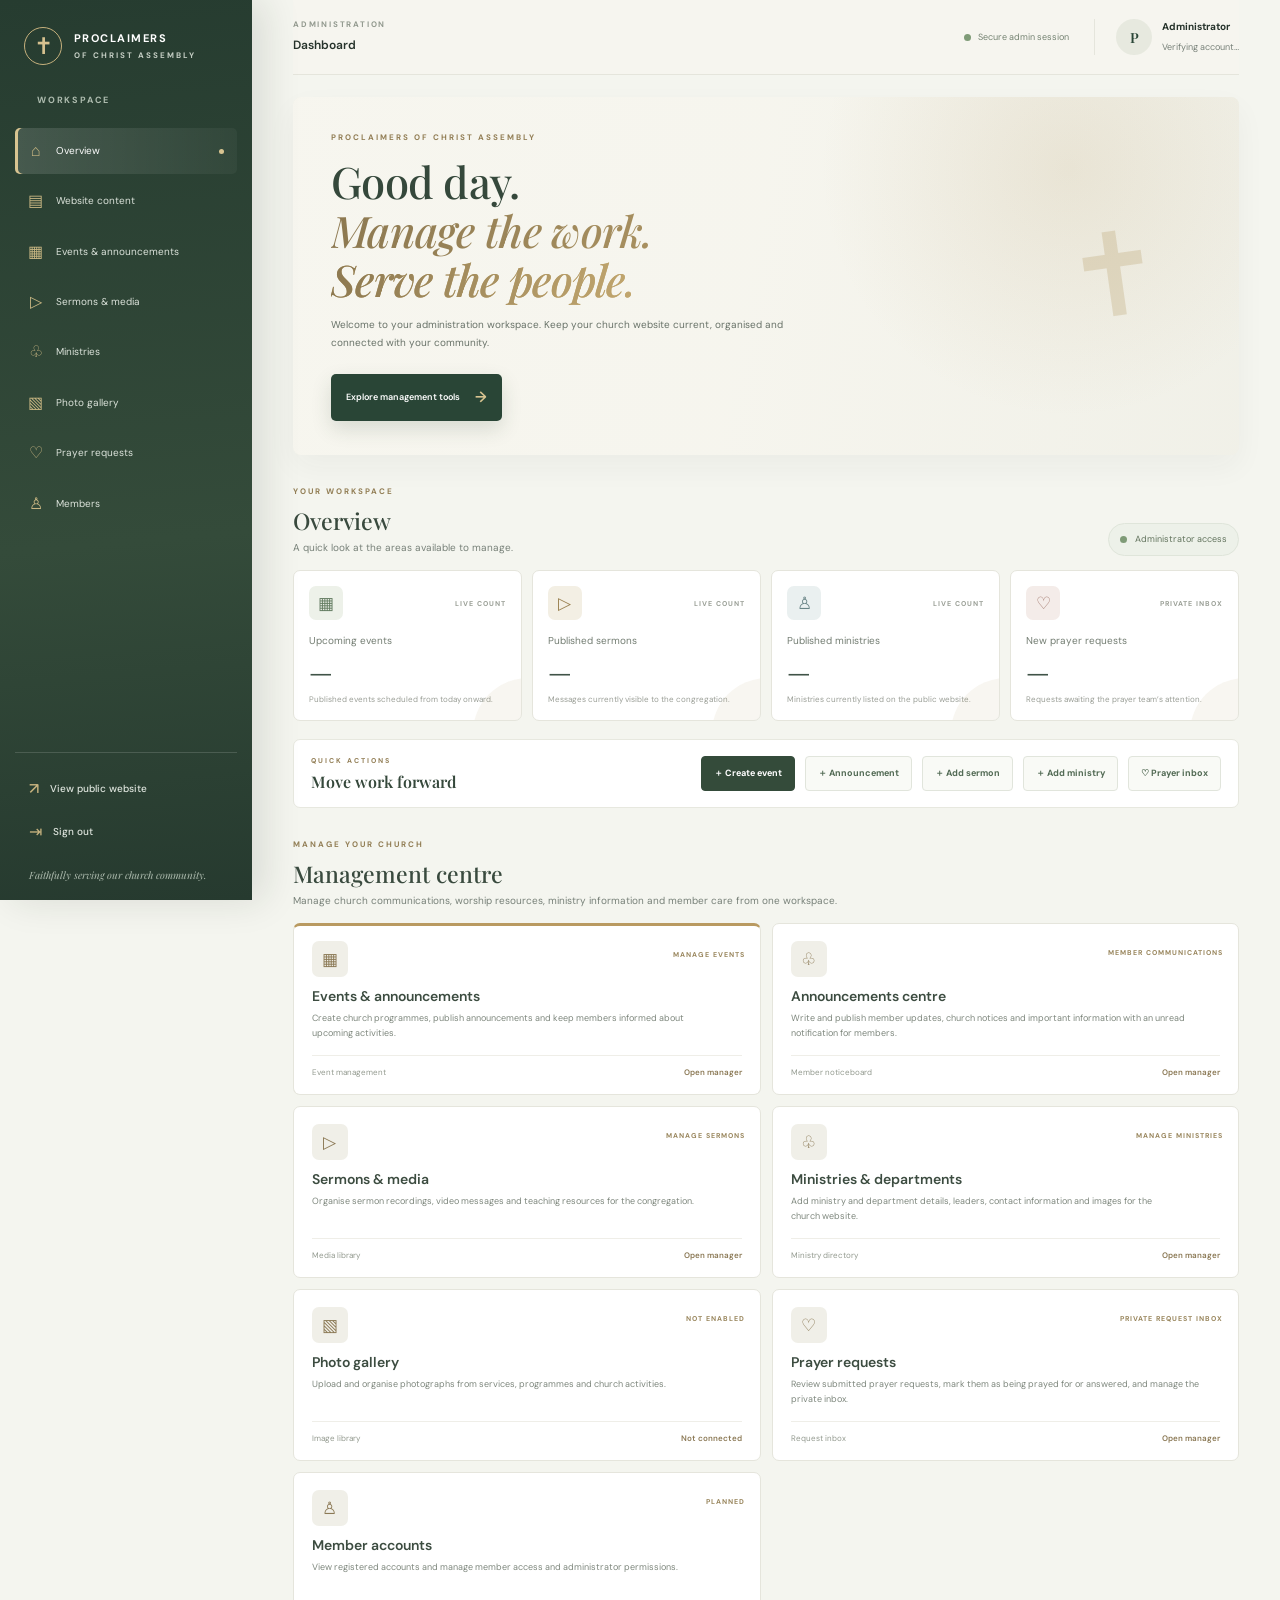
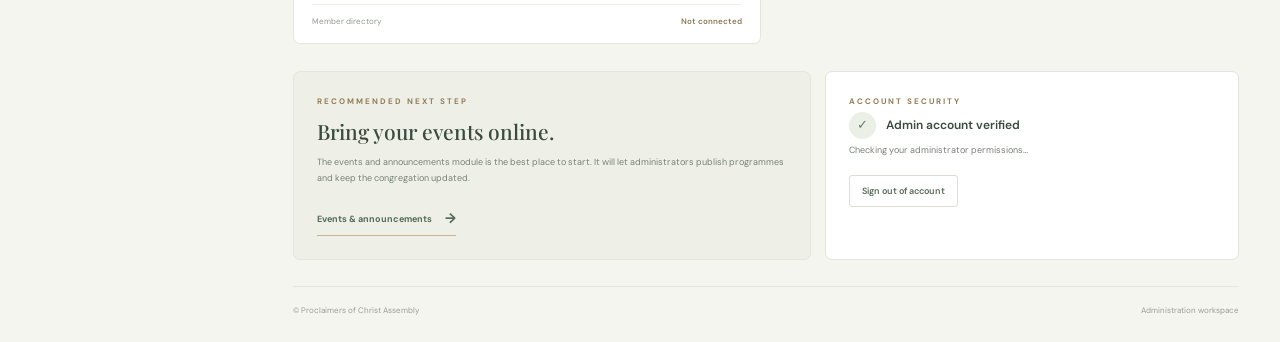
<file: admin.html>
<!doctype html>
<html lang="en">
<head>
  <meta charset="utf-8">
  <meta name="viewport" content="width=device-width,initial-scale=1">
  <meta name="theme-color" content="#f6f5ef">
  <title>Admin Dashboard | Proclaimers of Christ Assembly</title>
  <link rel="preconnect" href="https://fonts.googleapis.com">
  <link rel="preconnect" href="https://fonts.gstatic.com" crossorigin>
  <link href="https://fonts.googleapis.com/css2?family=DM+Sans:wght@400;500;600;700&family=Playfair+Display:wght@500;600;700&display=swap" rel="stylesheet">
  <link rel="stylesheet" href="admin.css">
  <link rel="stylesheet" href="design-system.css">
  <link rel="stylesheet" href="admin-refresh.css">
</head>
<body class="admin-workspace">
  <aside class="sidebar" id="sidebar">
    <a class="brand" href="index.html" aria-label="Proclaimers of Christ Assembly home">
      <span class="brand-mark">✝</span>
      <span class="brand-name">PROCLAIMERS<small>OF CHRIST ASSEMBLY</small></span>
    </a>
    <div class="workspace-label">WORKSPACE</div>
    <nav class="primary-nav" aria-label="Admin navigation">
      <a class="nav-link" id="super-admin-link" href="super-admin.html" hidden style="display:none"><span class="nav-icon">◇</span>Developer console</a>
      <a class="nav-link selected" href="#overview"><span class="nav-icon">⌂</span>Overview</a>
      <a class="nav-link" href="#website"><span class="nav-icon">▤</span>Website content</a>
      <a class="nav-link" href="#events-card"><span class="nav-icon">▦</span>Events & announcements</a>
      <a class="nav-link" href="#sermons"><span class="nav-icon">▷</span>Sermons & media</a>
      <a class="nav-link" href="#ministries-card"><span class="nav-icon">♧</span>Ministries</a>
      <a class="nav-link" href="#gallery"><span class="nav-icon">▧</span>Photo gallery</a>
      <a class="nav-link" href="#prayer-card"><span class="nav-icon">♡</span>Prayer requests</a>
      <a class="nav-link" href="#members"><span class="nav-icon">♙</span>Members</a>
    </nav>
    <div class="sidebar-bottom">
      <a href="index.html" class="public-link"><span>↗</span> View public website</a>
      <button id="side-signout" class="sidebar-signout"><span>⇥</span> Sign out</button>
      <div class="sidebar-note">Faithfully serving our church community.</div>
    </div>
  </aside>

  <main class="main" id="overview">
    <header class="topbar">
      <button id="menu" class="menu-button" aria-label="Open navigation">☰</button>
      <div class="breadcrumb"><span>ADMINISTRATION</span><b>Dashboard</b></div>
      <div class="topbar-right">
        <span class="secure-label"><i></i> Secure admin session</span>
        <div class="profile">
          <span class="avatar">P</span>
          <div><b>Administrator</b><small id="admin-email">Verifying account…</small></div>
        </div>
      </div>
    </header>

    <section class="welcome-panel">
      <div class="welcome-copy">
        <span class="eyebrow">PROCLAIMERS OF CHRIST ASSEMBLY</span>
        <h1>Good day.<br><em>Manage the work.<br><em>Serve the people.</em></em></h1>
        <p>Welcome to your administration workspace. Keep your church website current, organised and connected with your community.</p>
        <a class="welcome-action" href="#website">Explore management tools <span>→</span></a>
      </div>
      <div class="welcome-symbol" aria-hidden="true">✝</div>
      <div class="welcome-image" aria-hidden="true"></div>
    </section>

    <section class="overview-section" aria-labelledby="overview-title">
      <div class="section-heading">
        <div><span class="eyebrow">YOUR WORKSPACE</span><h2 id="overview-title">Overview</h2><p>A quick look at the areas available to manage.</p></div>
        <span class="admin-status"><i></i> Administrator access</span>
      </div>
      <div class="stats-grid">
        <article class="stat-card"><div class="stat-top"><span class="stat-icon sage">▦</span><span class="stat-state">LIVE COUNT</span></div><p>Upcoming events</p><strong id="admin-upcoming-events">—</strong><small>Published events scheduled from today onward.</small></article>
        <article class="stat-card"><div class="stat-top"><span class="stat-icon gold">▷</span><span class="stat-state">LIVE COUNT</span></div><p>Published sermons</p><strong id="admin-published-sermons">—</strong><small>Messages currently visible to the congregation.</small></article>
        <article class="stat-card"><div class="stat-top"><span class="stat-icon blue">♙</span><span class="stat-state">LIVE COUNT</span></div><p>Published ministries</p><strong id="admin-published-ministries">—</strong><small>Ministries currently listed on the public website.</small></article>
        <article class="stat-card"><div class="stat-top"><span class="stat-icon rose">♡</span><span class="stat-state">PRIVATE INBOX</span></div><p>New prayer requests</p><strong id="admin-new-prayers">—</strong><small>Requests awaiting the prayer team’s attention.</small></article>
      </div>
    </section>

    <section class="admin-quick-actions" aria-label="Quick administration actions">
      <div><span class="eyebrow">QUICK ACTIONS</span><h3>Move work forward</h3></div>
      <button type="button" class="admin-quick-action primary" data-admin-launch="events-card">＋ Create event</button>
      <button type="button" class="admin-quick-action" data-admin-launch="announcements-card">＋ Announcement</button>
      <button type="button" class="admin-quick-action" data-admin-launch="sermons">＋ Add sermon</button>
      <button type="button" class="admin-quick-action" data-admin-launch="ministries-card">＋ Add ministry</button>
      <button type="button" class="admin-quick-action" data-admin-launch="prayer-card">♡ Prayer inbox</button>
    </section>

    <section class="management-section" id="website">
      <div class="section-heading">
        <div><span class="eyebrow">MANAGE YOUR CHURCH</span><h2>Management centre</h2><p>Manage church communications, worship resources, ministry information and member care from one workspace.</p></div>
      </div>
      <div class="management-grid">
        <article class="management-card featured events-launcher" id="events-card" role="button" tabindex="0" aria-haspopup="dialog" aria-controls="events-modal">
          <div class="card-icon">▦</div><span class="module-status">MANAGE EVENTS</span>
          <h3>Events & announcements</h3><p>Create church programmes, publish announcements and keep members informed about upcoming activities.</p>
          <span class="card-foot">Event management <b>Open manager</b></span>
        </article>
        <article class="management-card announcement-launcher" id="announcements-card" role="button" tabindex="0" aria-haspopup="dialog" aria-controls="announcements-modal"><div class="card-icon">♧</div><span class="module-status">MEMBER COMMUNICATIONS</span><h3>Announcements centre</h3><p>Write and publish member updates, church notices and important information with an unread notification for members.</p><span class="card-foot">Member noticeboard <b>Open manager</b></span></article>
        <article class="management-card sermons-launcher" id="sermons" role="button" tabindex="0" aria-haspopup="dialog" aria-controls="sermons-modal">
          <div class="card-icon">▷</div><span class="module-status">MANAGE SERMONS</span>
          <h3>Sermons & media</h3><p>Organise sermon recordings, video messages and teaching resources for the congregation.</p>
          <span class="card-foot">Media library <b>Open manager</b></span>
        </article>
        <article class="management-card ministries-launcher" id="ministries-card" role="button" tabindex="0" aria-haspopup="dialog" aria-controls="ministries-modal">
          <div class="card-icon">♧</div><span class="module-status">MANAGE MINISTRIES</span>
          <h3>Ministries & departments</h3><p>Add ministry and department details, leaders, contact information and images for the church website.</p>
          <span class="card-foot">Ministry directory <b>Open manager</b></span>
        </article>
        <article class="management-card" id="gallery">
          <div class="card-icon">▧</div><span class="module-status">NOT ENABLED</span>
          <h3>Photo gallery</h3><p>Upload and organise photographs from services, programmes and church activities.</p>
          <span class="card-foot">Image library <b>Not connected</b></span>
        </article>
        <article class="management-card prayer-launcher" id="prayer-card" role="button" tabindex="0" aria-haspopup="dialog" aria-controls="prayer-modal">
          <div class="card-icon">♡</div><span class="module-status">PRIVATE REQUEST INBOX</span>
          <h3>Prayer requests</h3><p>Review submitted prayer requests, mark them as being prayed for or answered, and manage the private inbox.</p>
          <span class="card-foot">Request inbox <b>Open manager</b></span>
        </article>
        <article class="management-card" id="members">
          <div class="card-icon">♙</div><span class="module-status">PLANNED</span>
          <h3>Member accounts</h3><p>View registered accounts and manage member access and administrator permissions.</p>
          <span class="card-foot">Member directory <b>Not connected</b></span>
        </article>
      </div>
    </section>

    <section class="events-modal" id="ministries-modal" role="region" aria-labelledby="ministries-modal-title" aria-hidden="true" hidden>
      <div class="events-modal-backdrop" data-close-ministries></div>
      <div class="events-modal-panel" role="document">
        <div class="events-modal-header">
          <div><span class="eyebrow">BUILD YOUR CHURCH DIRECTORY</span><h2 id="ministries-modal-title">Ministries & departments</h2><p>Add the actual ministry names and information provided by the church.</p></div>
          <button class="events-modal-close" type="button" aria-label="Close ministries manager" data-close-ministries>×</button>
        </div>
        <div class="events-manager-grid">
          <form id="ministry-form" class="event-form">
            <div class="form-heading"><h3 id="ministry-form-title">Add a ministry</h3><span class="form-note">Name is required</span></div>
            <input type="hidden" id="ministry-id">
            <label>Ministry or department name *<input id="ministry-name" type="text" maxlength="160" required placeholder="Enter the official name"></label>
            <label>Description<textarea id="ministry-description" rows="4" placeholder="Describe the ministry and its purpose..."></textarea></label>
            <div class="form-two-col"><label>Leader (optional)<input id="ministry-leader" type="text" maxlength="120" placeholder="Leader name"></label><label>Contact information (optional)<input id="ministry-contact" type="text" maxlength="180" placeholder="Church-approved contact"></label></div>
            <label>Ministry image (optional)<input id="ministry-image" type="file" accept="image/jpeg,image/png,image/webp"><span class="image-upload-help">JPG, PNG or WebP. Maximum 5 MB.</span><span id="ministry-image-current" class="event-image-current" aria-live="polite"></span></label>
            <label>Publication status<select id="ministry-status"><option value="draft">Save as draft</option><option value="published">Publish on website</option></select></label>
            <div class="form-actions"><button class="primary-button" id="ministry-submit" type="submit">Save ministry</button><button class="cancel-button" id="ministry-cancel" type="button" hidden>Cancel editing</button><button class="cancel-button" type="button" data-close-ministries>Cancel</button></div>
            <p class="form-feedback" id="ministry-feedback" role="status" aria-live="polite"></p>
          </form>
          <div class="event-list-panel"><div class="event-list-heading"><div><h3>Ministry directory</h3><p>Draft and published entries</p></div><span id="ministry-count">0 items</span></div><div id="admin-ministry-list" class="admin-event-list"><p class="list-empty">Loading ministries…</p></div></div>
        </div>
      </div>
    </section>
    <section class="events-modal" id="sermons-modal" role="region" aria-labelledby="sermons-modal-title" aria-hidden="true" hidden>
      <div class="events-modal-backdrop" data-close-sermons></div>
      <div class="events-modal-panel" role="document">
        <div class="events-modal-header">
          <div><span class="eyebrow">BUILD YOUR CHURCH MEDIA LIBRARY</span><h2 id="sermons-modal-title">Sermons & media</h2><p>Add video sermons, audio messages and teaching links for the congregation.</p></div>
          <button class="events-modal-close" type="button" aria-label="Close sermon manager" data-close-sermons>×</button>
        </div>
        <div class="events-manager-grid">
          <form id="sermon-form" class="event-form">
            <div class="form-heading"><h3 id="sermon-form-title">Add a sermon</h3><span class="form-note">Fields marked * are required</span></div>
            <input type="hidden" id="sermon-id">
            <label>Sermon title *<input id="sermon-title" type="text" maxlength="180" required placeholder="e.g. Walking in Faith"></label>
            <div class="form-two-col">
              <label>Speaker / preacher<input id="sermon-speaker" type="text" maxlength="120" placeholder="Speaker's name"></label>
              <label>Scripture reference<input id="sermon-scripture" type="text" maxlength="120" placeholder="e.g. Hebrews 11:1"></label>
            </div>
            <label>Date preached<input id="sermon-date" type="date"></label>
            <label>Description<textarea id="sermon-description" rows="3" placeholder="A short summary of this message..."></textarea></label>
            <label>Media type *
              <select id="sermon-type" required><option value="video">Video sermon</option><option value="audio">Audio message</option><option value="link">External resource link</option></select>
            </label>
            <label>Media URL *
              <input id="sermon-url" type="url" required maxlength="2048" placeholder="https://www.youtube.com/watch?v=...">
              <span class="image-upload-help">Use a YouTube/Vimeo link or a direct HTTPS audio/video file URL. Large media files should be hosted on a video/audio platform, not uploaded here.</span>
            </label>
            <label>Cover image (optional)<input id="sermon-image" type="file" accept="image/jpeg,image/png,image/webp"><span class="image-upload-help">JPG, PNG or WebP. Maximum 5 MB.</span><span id="sermon-image-current" class="event-image-current" aria-live="polite"></span></label>
            <label>Publication status<select id="sermon-status"><option value="draft">Save as draft</option><option value="published">Publish on website</option><option value="archived">Archive sermon</option></select></label>
            <div class="form-actions"><button class="primary-button" id="sermon-submit" type="submit">Save sermon</button><button class="cancel-button" id="sermon-cancel" type="button" hidden>Cancel editing</button><button class="cancel-button" type="button" data-close-sermons>Cancel</button></div>
            <p class="form-feedback" id="sermon-feedback" role="status" aria-live="polite"></p>
          </form>
          <div class="event-list-panel"><div class="event-list-heading"><div><h3>Media library</h3><p>Draft, published and archived sermons</p></div><span id="sermon-count">0 items</span></div><div id="admin-sermon-list" class="admin-event-list"><p class="list-empty">Loading media…</p></div></div>
        </div>
      </div>
    </section>
    <section class="events-modal" id="prayer-modal" role="region" aria-labelledby="prayer-modal-title" aria-hidden="true" hidden>
      <div class="events-modal-backdrop" data-close-prayer></div>
      <div class="events-modal-panel" role="document">
        <div class="events-modal-header"><div><span class="eyebrow">PRIVATE CHURCH CARE</span><h2 id="prayer-modal-title">Prayer requests</h2><p>Only administrator accounts can view these submissions.</p></div><button class="events-modal-close" type="button" aria-label="Close prayer request manager" data-close-prayer>×</button></div>
        <div class="event-list-panel prayer-inbox-panel"><div class="event-list-heading"><div><h3>Prayer request inbox</h3><p>Newest requests first. Update status or delete as needed.</p></div><span id="prayer-count">0 requests</span></div><p class="form-feedback" id="prayer-admin-feedback" role="status" aria-live="polite"></p><div id="admin-prayer-list" class="admin-event-list"><p class="list-empty">Loading private requests…</p></div></div>
      </div>
    </section>
    <section class="events-modal" id="events-modal" role="region" aria-labelledby="events-modal-title" aria-hidden="true" hidden>
      <div class="events-modal-backdrop" data-close-events></div>
      <div class="events-modal-panel" role="document">
        <div class="events-modal-header">
          <div><span class="eyebrow">PUBLISH CHURCH UPDATES</span><h2 id="events-modal-title">Events & announcements</h2><p>Create, edit, publish or remove church events.</p></div>
          <button class="events-modal-close" type="button" aria-label="Close event manager" data-close-events>×</button>
        </div>
        <div class="events-manager-grid">
          <form id="event-form" class="event-form">
            <div class="form-heading"><h3 id="event-form-title">Create an event</h3><span class="form-note">Fields marked * are required</span></div>
            <input type="hidden" id="event-id">
            <label>Event title *<input id="event-title" type="text" maxlength="160" required placeholder="e.g. Sunday Worship Service"></label>
            <label>Description<textarea id="event-description" rows="4" placeholder="Share details about this programme..."></textarea></label>
            <div class="form-two-col"><label>Start date & time *<input id="event-start" type="datetime-local" required></label><label>End date & time<input id="event-end" type="datetime-local"></label></div>
            <label>Venue<input id="event-venue" type="text" maxlength="180" placeholder="Event location"></label>
            <label>Event cover image<input id="event-image" type="file" accept="image/jpeg,image/png,image/webp,image/gif"><span class="image-upload-help">Choose an image from your device. JPG, PNG, WebP or GIF. Maximum 5 MB.</span><span id="event-image-current" class="event-image-current" aria-live="polite"></span></label>
            <label>Publication status<select id="event-status"><option value="draft">Save as draft</option><option value="published">Publish on website</option><option value="cancelled">Mark as cancelled</option></select></label>
            <div class="form-actions"><button class="primary-button" id="event-submit" type="submit">Save event</button><button class="cancel-button" id="event-cancel" type="button" hidden>Cancel editing</button><button class="cancel-button" type="button" data-close-events>Cancel</button></div>
            <p class="form-feedback" id="event-feedback" role="status" aria-live="polite"></p>
          </form>
          <div class="event-list-panel"><div class="event-list-heading"><div><h3>Saved events</h3><p>Drafts and published events</p></div><span id="event-count">0 events</span></div><div id="admin-event-list" class="admin-event-list"><p class="list-empty">Loading events…</p></div></div>
        </div>
      </div>
    </section>
    <section class="events-modal" id="announcements-modal" role="region" aria-labelledby="announcements-modal-title" aria-hidden="true" hidden><div class="events-modal-backdrop" data-close-announcements></div><div class="events-modal-panel" role="document"><div class="events-modal-header"><div><span class="eyebrow">MEMBER COMMUNICATIONS</span><h2 id="announcements-modal-title">Announcements centre</h2><p>Publish an announcement to create member notifications. Existing published notices remain visible in the member portal.</p></div><button class="events-modal-close" type="button" aria-label="Close announcement manager" data-close-announcements>×</button></div><div class="events-manager-grid"><form id="announcement-form" class="event-form"><div class="form-heading"><h3 id="announcement-form-title">Write announcement</h3><span class="form-note">Fields marked * required</span></div><input type="hidden" id="announcement-id"><label>Title *<input id="announcement-title" maxlength="180" required placeholder="e.g. Sunday service time update"></label><label>Message *<textarea id="announcement-body" rows="6" maxlength="5000" required placeholder="Write the notice for church members…"></textarea></label><label>Audience<select id="announcement-audience"><option value="members">Members only</option><option value="everyone">All portal users</option></select></label><label>Status<select id="announcement-status"><option value="draft">Save as draft</option><option value="published">Publish and notify members</option><option value="archived">Archive</option></select></label><div class="form-actions"><button class="primary-button" id="announcement-submit" type="submit">Save announcement</button><button class="cancel-button" id="announcement-cancel" type="button" hidden>Cancel editing</button><button class="cancel-button" type="button" data-close-announcements>Close</button></div><p class="form-feedback" id="announcement-feedback" role="status" aria-live="polite"></p></form><div class="event-list-panel"><div class="event-list-heading"><div><h3>Saved announcements</h3><p>Draft, published and archived notices</p></div><span id="announcement-count">0 notices</span></div><div id="admin-announcement-list" class="admin-event-list"><p class="list-empty">Loading notices…</p></div></div></div></div></section>
    <section class="bottom-grid">
      <article class="next-step-card">
        <span class="eyebrow">RECOMMENDED NEXT STEP</span>
        <h2>Bring your events online.</h2>
        <p>The events and announcements module is the best place to start. It will let administrators publish programmes and keep the congregation updated.</p>
        <a href="#events-card">Events & announcements <span>→</span></a>
      </article>
      <article class="security-card">
        <span class="eyebrow">ACCOUNT SECURITY</span>
        <div class="security-heading"><span class="security-icon">✓</span><h2>Admin account verified</h2></div>
        <p id="account-status">Checking your administrator permissions…</p>
        <button id="signout" class="outline-button">Sign out of account</button>
      </article>
    </section>
    <footer><span>© <span id="year"></span> Proclaimers of Christ Assembly</span><span>Administration workspace</span></footer>
  </main>
  <script type="module" src="admin.js"></script>
  <script type="module" src="admin-events.js"></script>
  <script type="module" src="admin-sermons.js"></script>
  <script type="module" src="admin-ministries.js"></script>
  <script type="module" src="admin-prayer.js"></script>
  <script type="module" src="admin-announcements.js"></script>
  <script src="api-monitor.js"></script>
<script type="module" src="error-monitor.js"></script>
</body>
</html>
</file>
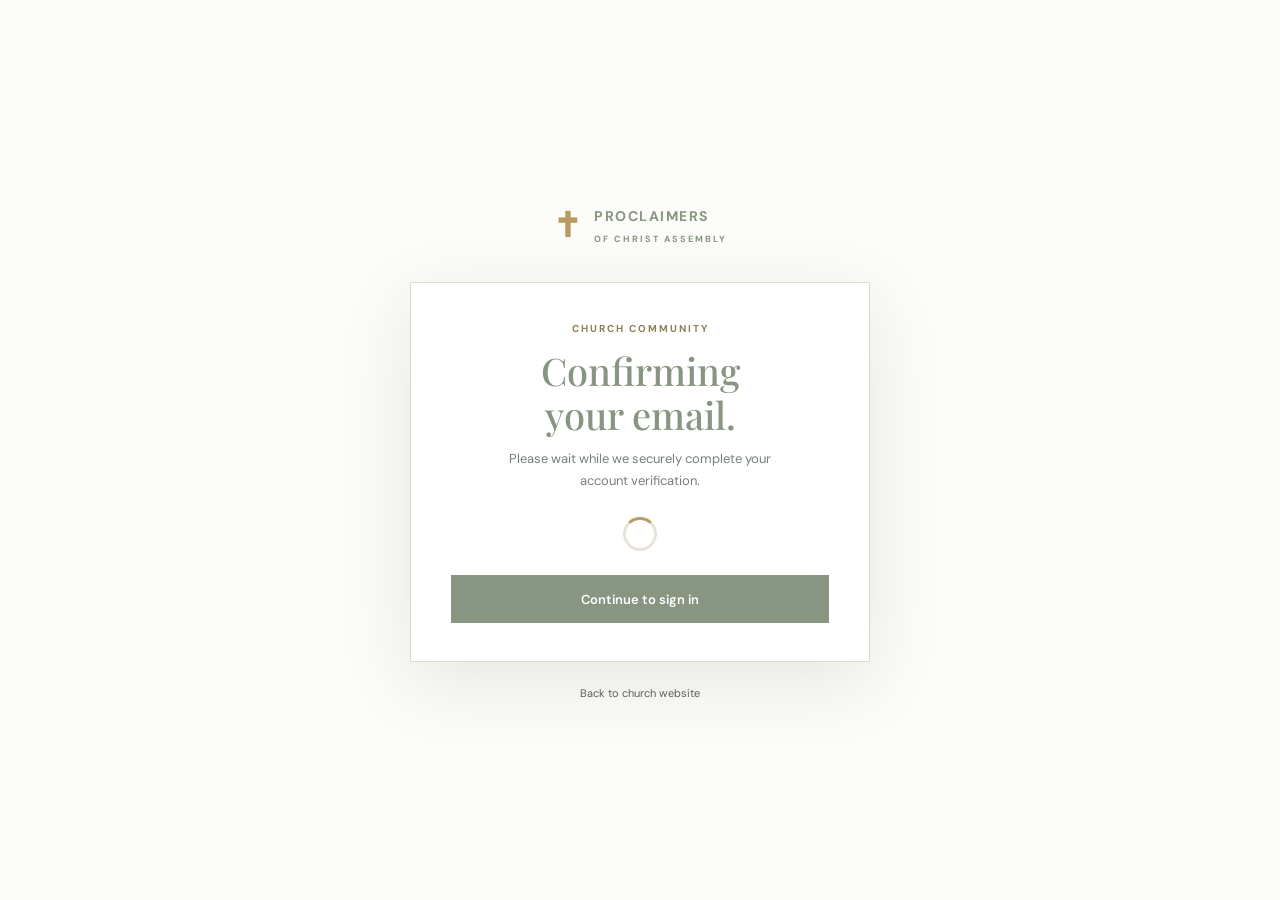
<file: auth-callback.html>
<!doctype html>
<html lang="en">
<head>
  <meta charset="utf-8">
  <meta name="viewport" content="width=device-width, initial-scale=1">
  <meta name="theme-color" content="#f7f5ef">
  <title>Confirming your account | Proclaimers of Christ Assembly</title>
  <link rel="preconnect" href="https://fonts.googleapis.com">
  <link rel="preconnect" href="https://fonts.gstatic.com" crossorigin>
  <link href="https://fonts.googleapis.com/css2?family=DM+Sans:wght@400;500;600;700&family=Playfair+Display:wght@500;600;700&display=swap" rel="stylesheet">
  <link rel="stylesheet" href="auth.css">
  <link rel="stylesheet" href="design-system.css">
</head>
<body class="auth-page">
  <main class="auth-shell">
    <a class="auth-brand" href="index.html"><span class="auth-mark">✝</span><span>PROCLAIMERS<small>OF CHRIST ASSEMBLY</small></span></a>
    <section class="auth-card callback-card" aria-live="polite">
      <p class="auth-eyebrow">CHURCH COMMUNITY</p>
      <h1 id="callback-title">Confirming your email.</h1>
      <p class="auth-intro" id="callback-message">Please wait while we securely complete your account verification.</p>
      <div class="callback-spinner" id="callback-spinner" aria-hidden="true"></div>
      <a class="auth-submit callback-link" id="callback-link" href="login.html" hidden>Continue to sign in</a>
    </section>
    <a class="back-home" href="index.html">Back to church website</a>
  </main>
  <script type="module" src="auth-callback.js"></script>
  <script src="api-monitor.js"></script>
<script type="module" src="error-monitor.js"></script>
</body>
</html>
</file>
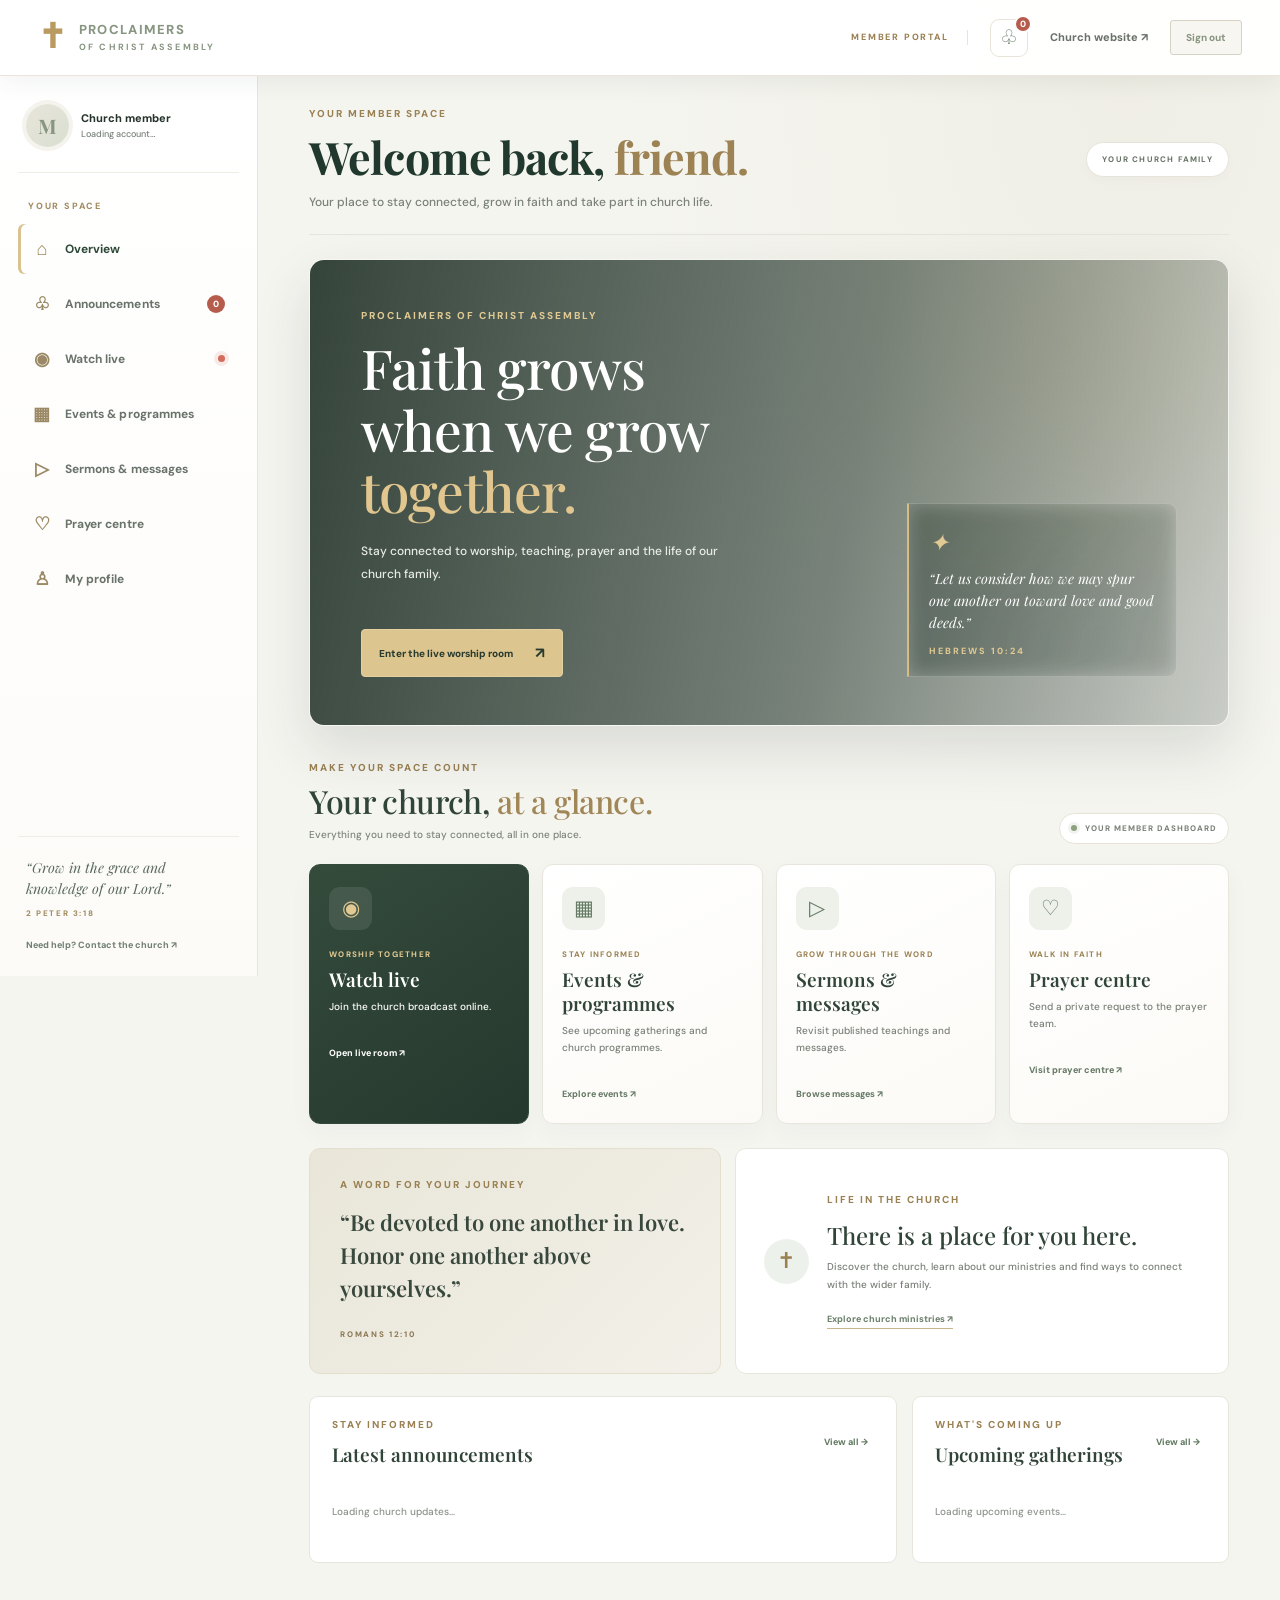
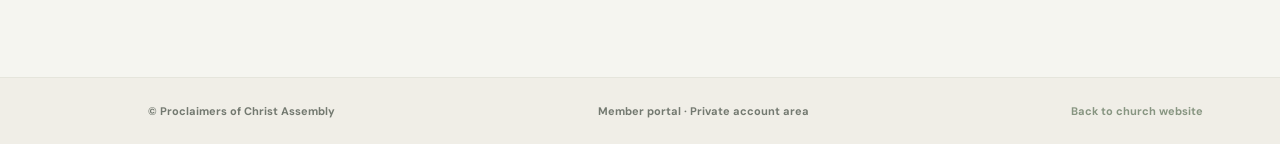
<file: dashboard.html>
<!doctype html>
<html lang="en">
<head>
  <meta charset="utf-8">
  <meta name="viewport" content="width=device-width, initial-scale=1">
  <meta name="theme-color" content="#f7f5ef">
  <meta name="description" content="Your private member space at Proclaimers of Christ Assembly.">
  <title>Member Portal | Proclaimers of Christ Assembly</title>
  <link rel="preconnect" href="https://fonts.googleapis.com">
  <link rel="preconnect" href="https://fonts.gstatic.com" crossorigin>
  <link href="https://fonts.googleapis.com/css2?family=DM+Sans:wght@400;500;600;700;800&family=Playfair+Display:wght@500;600;700&display=swap" rel="stylesheet">
  <link rel="stylesheet" href="member.css">
  <link rel="stylesheet" href="design-system.css">
  <link rel="stylesheet" href="member-refresh.css">
</head>
<body class="member-page member-portal-layout">
  <header class="member-header">
    <a class="member-brand" href="index.html" aria-label="Proclaimers of Christ Assembly website">
      <span class="member-mark" aria-hidden="true">✝</span>
      <span>PROCLAIMERS<small>OF CHRIST ASSEMBLY</small></span>
    </a>
    <div class="member-header-right">
      <span class="member-header-caption">MEMBER PORTAL</span>
      <button class="member-notification-bell" id="member-notification-bell" type="button" data-open-member-view="announcements" aria-label="Open announcements"><span>♧</span><b id="member-notification-count" hidden>0</b></button>
      <a class="member-site-link" href="index.html">Church website ↗</a>
      <button class="member-signout" id="signout-button" type="button">Sign out</button>
      <button class="member-menu-toggle" id="member-menu-toggle" type="button" aria-label="Open navigation" aria-expanded="false">☰</button>
    </div>
  </header>

  <div class="member-app-shell">
    <aside class="member-sidebar" id="member-nav">
      <div class="member-sidebar-account">
        <div class="member-avatar" id="member-avatar">M</div>
        <div class="member-profile-info"><strong id="member-display-name">Church member</strong><span id="member-email">Loading account…</span></div>
      </div>
      <p class="member-sidebar-label">YOUR SPACE</p>
      <nav class="member-side-nav" aria-label="Member portal navigation">
        <button type="button" class="member-nav-item active" data-member-view="home" aria-current="page"><span>⌂</span>Overview</button>
        <button type="button" class="member-nav-item" data-member-view="announcements"><span>♧</span>Announcements <b class="member-nav-count" id="member-nav-count" hidden>0</b></button>
        <button type="button" class="member-nav-item" data-member-view="live"><span>◉</span>Watch live <i class="member-live-indicator"></i></button>
        <button type="button" class="member-nav-item" data-member-view="events"><span>▦</span>Events & programmes</button>
        <button type="button" class="member-nav-item" data-member-view="sermons"><span>▷</span>Sermons & messages</button>
        <button type="button" class="member-nav-item" data-member-view="prayer"><span>♡</span>Prayer centre</button>
        <button type="button" class="member-nav-item" data-member-view="profile"><span>♙</span>My profile</button>
      </nav>
      <div class="member-sidebar-bottom">
        <div class="member-sidebar-verse">“Grow in the grace and knowledge of our Lord.”<small>2 PETER 3:18</small></div>
        <a href="index.html#contact">Need help? Contact the church ↗</a>
      </div>
    </aside>

    <main class="member-main" id="member-main">
      <section class="member-view active" id="member-view-home" data-view-panel="home">
        <div class="member-page-heading"><div><p class="member-eyebrow">YOUR MEMBER SPACE</p><h1>Welcome back, <em id="member-name">friend.</em></h1><p>Your place to stay connected, grow in faith and take part in church life.</p></div><span class="member-date-chip" id="member-today">YOUR CHURCH FAMILY</span></div>
        <section class="member-welcome">
          <div class="welcome-overlay"></div>
          <div class="member-welcome-copy"><p class="member-eyebrow">PROCLAIMERS OF CHRIST ASSEMBLY</p><h2>Faith grows<br>when we grow <em>together.</em></h2><p>Stay connected to worship, teaching, prayer and the life of our church family.</p><button class="member-hero-action" type="button" data-open-member-view="live">Enter the live worship room <span>↗</span></button></div>
          <div class="welcome-scripture"><span>✦</span> “Let us consider how we may spur one another on toward love and good deeds.”<small>HEBREWS 10:24</small></div>
        </section>
        <div class="member-home-section-head">
          <div><p class="member-eyebrow">MAKE YOUR SPACE COUNT</p><h2>Your church, <em>at a glance.</em></h2><p>Everything you need to stay connected, all in one place.</p></div>
          <span class="member-home-section-tag"><span></span> YOUR MEMBER DASHBOARD</span>
        </div>
        <div class="member-overview-grid" aria-label="Member portal shortcuts">
          <button class="member-overview-card overview-live" type="button" data-open-member-view="live"><span class="overview-card-icon">◉</span><span class="overview-card-kicker">WORSHIP TOGETHER</span><strong>Watch live</strong><small>Join the church broadcast online.</small><b>Open live room ↗</b></button>
          <button class="member-overview-card" type="button" data-open-member-view="events"><span class="overview-card-icon">▦</span><span class="overview-card-kicker">STAY INFORMED</span><strong>Events & programmes</strong><small>See upcoming gatherings and church programmes.</small><b>Explore events ↗</b></button>
          <button class="member-overview-card" type="button" data-open-member-view="sermons"><span class="overview-card-icon">▷</span><span class="overview-card-kicker">GROW THROUGH THE WORD</span><strong>Sermons & messages</strong><small>Revisit published teachings and messages.</small><b>Browse messages ↗</b></button>
          <button class="member-overview-card" type="button" data-open-member-view="prayer"><span class="overview-card-icon">♡</span><span class="overview-card-kicker">WALK IN FAITH</span><strong>Prayer centre</strong><small>Send a private request to the prayer team.</small><b>Visit prayer centre ↗</b></button>
        </div>
        <div class="member-home-lower">
          <article class="member-home-note"><p class="member-eyebrow">A WORD FOR YOUR JOURNEY</p><blockquote>“Be devoted to one another in love. Honor one another above yourselves.”</blockquote><span>ROMANS 12:10</span></article>
          <article class="member-home-connect"><div class="connect-symbol">✝</div><div><p class="member-eyebrow">LIFE IN THE CHURCH</p><h2>There is a place for you here.</h2><p>Discover the church, learn about our ministries and find ways to connect with the wider family.</p><a href="ministries.html">Explore church ministries ↗</a></div></article>
        </div>
      </section>

      
      <section class="member-home-updates" aria-label="Latest church updates">
        <article class="member-home-updates-panel">
          <div class="member-home-updates-head"><div><p class="member-eyebrow">STAY INFORMED</p><h3>Latest announcements</h3></div><button type="button" data-open-member-view="announcements">View all →</button></div>
          <div id="member-home-announcements" class="member-home-update-list" aria-live="polite"><p class="member-home-update-empty">Loading church updates…</p></div>
        </article>
        <article class="member-home-updates-panel">
          <div class="member-home-updates-head"><div><p class="member-eyebrow">WHAT'S COMING UP</p><h3>Upcoming gatherings</h3></div><button type="button" data-open-member-view="events">View all →</button></div>
          <div id="member-home-event-list" class="member-home-event-list" aria-live="polite"><p class="member-home-update-empty">Loading upcoming events…</p></div>
        </article>
      </section>

      <section class="member-view" id="member-view-announcements" data-view-panel="announcements" hidden>
        <div class="member-page-heading"><div><p class="member-eyebrow">CHURCH FAMILY UPDATES</p><h1>Announcements <em>& notices.</em></h1><p>Important messages, church news and updates shared with members.</p></div><span class="member-date-chip">MEMBER NOTIFICATION CENTRE</span></div>
        <div class="member-content-panel"><div class="member-panel-heading"><div><span class="member-panel-icon">♧</span><div><h2>From the church</h2><p>Your church announcements and recent notifications.</p></div></div><button type="button" class="member-announcements-mark-all" id="member-mark-all-read">Mark all as read</button></div><div id="member-announcement-list" class="member-announcement-list" aria-live="polite"><p class="member-announcement-empty">Loading announcements…</p></div></div>
      </section>

      <section class="member-view" id="member-view-live" data-view-panel="live" hidden>
        <div class="member-page-heading"><div><p class="member-eyebrow">WORSHIP WITH US ONLINE</p><h1>Live worship <em>room.</em></h1><p>Join the broadcast from Proclaimers of Christ Assembly wherever you are.</p></div><span class="member-date-chip"><i></i> YOUTUBE LIVE PLAYER</span></div>
        <div class="member-live-panel">
          <div class="member-live-topline"><span><i class="member-live-indicator"></i> CHURCH BROADCAST</span><span>PROCLAIMERS OF CHRIST ASSEMBLY</span></div>
          <div class="member-live-player"><iframe src="https://www.youtube.com/embed/live_stream?channel=UCWZyaaodHtEvQ0TF59e7jiQ" title="Proclaimers of Christ Assembly live service" allow="accelerometer; autoplay; clipboard-write; encrypted-media; gyroscope; picture-in-picture; web-share" referrerpolicy="strict-origin-when-cross-origin" allowfullscreen loading="lazy"></iframe></div>
          <div class="member-live-footer"><div><strong>Worship. Learn. Grow.</strong><p>The player displays the church's YouTube live broadcast when a stream is active. If no broadcast is running, visit the channel for available videos.</p></div><a href="https://www.youtube.com/channel/UCWZyaaodHtEvQ0TF59e7jiQ" target="_blank" rel="noopener noreferrer">Open YouTube channel ↗</a></div>
        </div>
        <div class="member-live-guidance"><span>✦</span><div><strong>Having trouble viewing?</strong><p>Open the church YouTube channel in a new tab. The live player may show no active stream when the church is not broadcasting.</p></div></div>
      </section>

      <section class="member-view" id="member-view-events" data-view-panel="events" hidden>
        <div class="member-page-heading"><div><p class="member-eyebrow">WHAT'S HAPPENING</p><h1>Events & <em>programmes.</em></h1><p>Keep up with upcoming gatherings, services and special church programmes.</p></div><span class="member-date-chip">CHURCH CALENDAR</span></div>
        <div class="member-content-panel"><div class="member-panel-heading"><div><span class="member-panel-icon">▦</span><div><h2>Upcoming at church</h2><p>Published events and programme details.</p></div></div><span class="member-panel-tag">LATEST UPDATES</span></div><div id="member-event-list" class="member-event-list member-event-page-list" aria-live="polite"><p class="event-feed-empty">Loading published events…</p></div></div>
      </section>

      <section class="member-view" id="member-view-sermons" data-view-panel="sermons" hidden>
        <div class="member-page-heading"><div><p class="member-eyebrow">GROW THROUGH THE WORD</p><h1>Sermons & <em>messages.</em></h1><p>Watch and listen to published teachings from Proclaimers of Christ Assembly.</p></div><span class="member-date-chip">MEDIA LIBRARY</span></div>
        <div class="member-content-panel"><div class="member-panel-heading"><div><span class="member-panel-icon">▷</span><div><h2>Message library</h2><p>Choose a message to watch or listen to.</p></div></div><span class="member-panel-tag">WATCH & LISTEN</span></div><div id="member-sermon-list" class="member-sermon-list member-sermon-page-list" aria-live="polite"><p class="sermon-empty">Loading sermons…</p></div></div>
      </section>

      <section class="member-view" id="member-view-prayer" data-view-panel="prayer" hidden>
        <div class="member-page-heading"><div><p class="member-eyebrow">YOU ARE NOT ALONE</p><h1>Prayer <em>centre.</em></h1><p>Share what is on your heart with the church prayer team.</p></div><span class="member-date-chip">PRIVATE MEMBER FEATURE</span></div>
        <div class="member-prayer-feature"><div class="member-prayer-art"><span>♡</span><p>PRAYER • CARE • COMMUNITY</p></div><div class="member-prayer-copy"><p class="member-eyebrow">LET US STAND WITH YOU</p><h2>How can we<br><em>pray for you?</em></h2><p>Use the private request form to share a prayer need with the church. Your request is submitted to the authorised church team for attention.</p><button class="member-prayer-link" type="button" id="open-member-prayer">Share a prayer request <span>↗</span></button><small>Only authorised church administrators can view submitted requests.</small></div></div>
        <div class="member-prayer-reminder"><strong>“Pray for one another.”</strong><span>JAMES 5:16</span></div>
      </section>

      <section class="member-view" id="member-view-profile" data-view-panel="profile" hidden>
        <div class="member-page-heading"><div><p class="member-eyebrow">YOUR ACCOUNT</p><h1>My <em>profile.</em></h1><p>Manage the name displayed in your member space.</p></div><span class="member-date-chip">ACCOUNT SETTINGS</span></div>
        <div class="member-account-card member-profile-page-card">
          <div class="member-account-copy"><span class="member-account-icon">♙</span><h2>Personal information</h2><p>Your profile name is used to personalise your member space. Your sign-in email remains managed by your account provider.</p><div class="member-profile-email"><span>ACCOUNT EMAIL</span><strong id="member-profile-email">Loading…</strong></div></div>
          <form id="member-profile-form" class="member-profile-form"><label for="member-profile-name">Full name</label><input id="member-profile-name" name="full_name" type="text" maxlength="120" autocomplete="name" placeholder="Enter your full name" required><button type="submit" id="member-profile-save">Save changes</button><p id="member-profile-feedback" role="status" aria-live="polite"></p></form>
        </div>
        <div class="member-profile-security"><span>◈</span><div><strong>Account security</strong><p>Your sign-in and access permissions are managed securely through the church member account system.</p></div></div>
      </section>

      <p class="member-message" id="dashboard-message" role="status" aria-live="polite"></p>
    </main>
  </div>

  <section class="member-prayer-modal" id="member-prayer-modal" role="dialog" aria-modal="true" aria-labelledby="member-prayer-modal-title" aria-hidden="true" hidden>
    <button class="member-prayer-backdrop" type="button" data-close-member-prayer aria-label="Close prayer request form"></button>
    <div class="member-prayer-dialog"><header><div><p class="member-eyebrow">PRIVATE MEMBER FEATURE</p><h2 id="member-prayer-modal-title">Share a prayer request</h2><p>Only authorised church administrators can view your request.</p></div><button type="button" class="member-prayer-close" data-close-member-prayer aria-label="Close">×</button></header>
      <form id="member-prayer-request-form" class="member-prayer-form"><label>Your name (optional)<input id="member-prayer-name" type="text" maxlength="120" autocomplete="name" placeholder="Name"></label><label>Email for follow-up (optional)<input id="member-prayer-email" type="email" maxlength="254" autocomplete="email" placeholder="Email address"></label><label>Your prayer request *<textarea id="member-prayer-text" rows="5" minlength="10" maxlength="4000" required placeholder="Share your request…"></textarea></label><button class="member-prayer-submit" id="member-prayer-submit" type="submit">Submit prayer request</button><p id="member-prayer-feedback" class="member-message" role="status" aria-live="polite"></p></form>
    </div>
  </section>

  <footer class="member-footer"><span>© <span id="member-year"></span> Proclaimers of Christ Assembly</span><span>Member portal · Private account area</span><a href="index.html">Back to church website</a></footer>
  <script type="module" src="dashboard.js"></script>
  <script type="module" src="member-prayer.js"></script>
  <script type="module" src="events.js"></script>
  <script type="module" src="sermons.js"></script>
  <script src="api-monitor.js"></script>
<script type="module" src="error-monitor.js"></script>
</body>
</html>
</file>
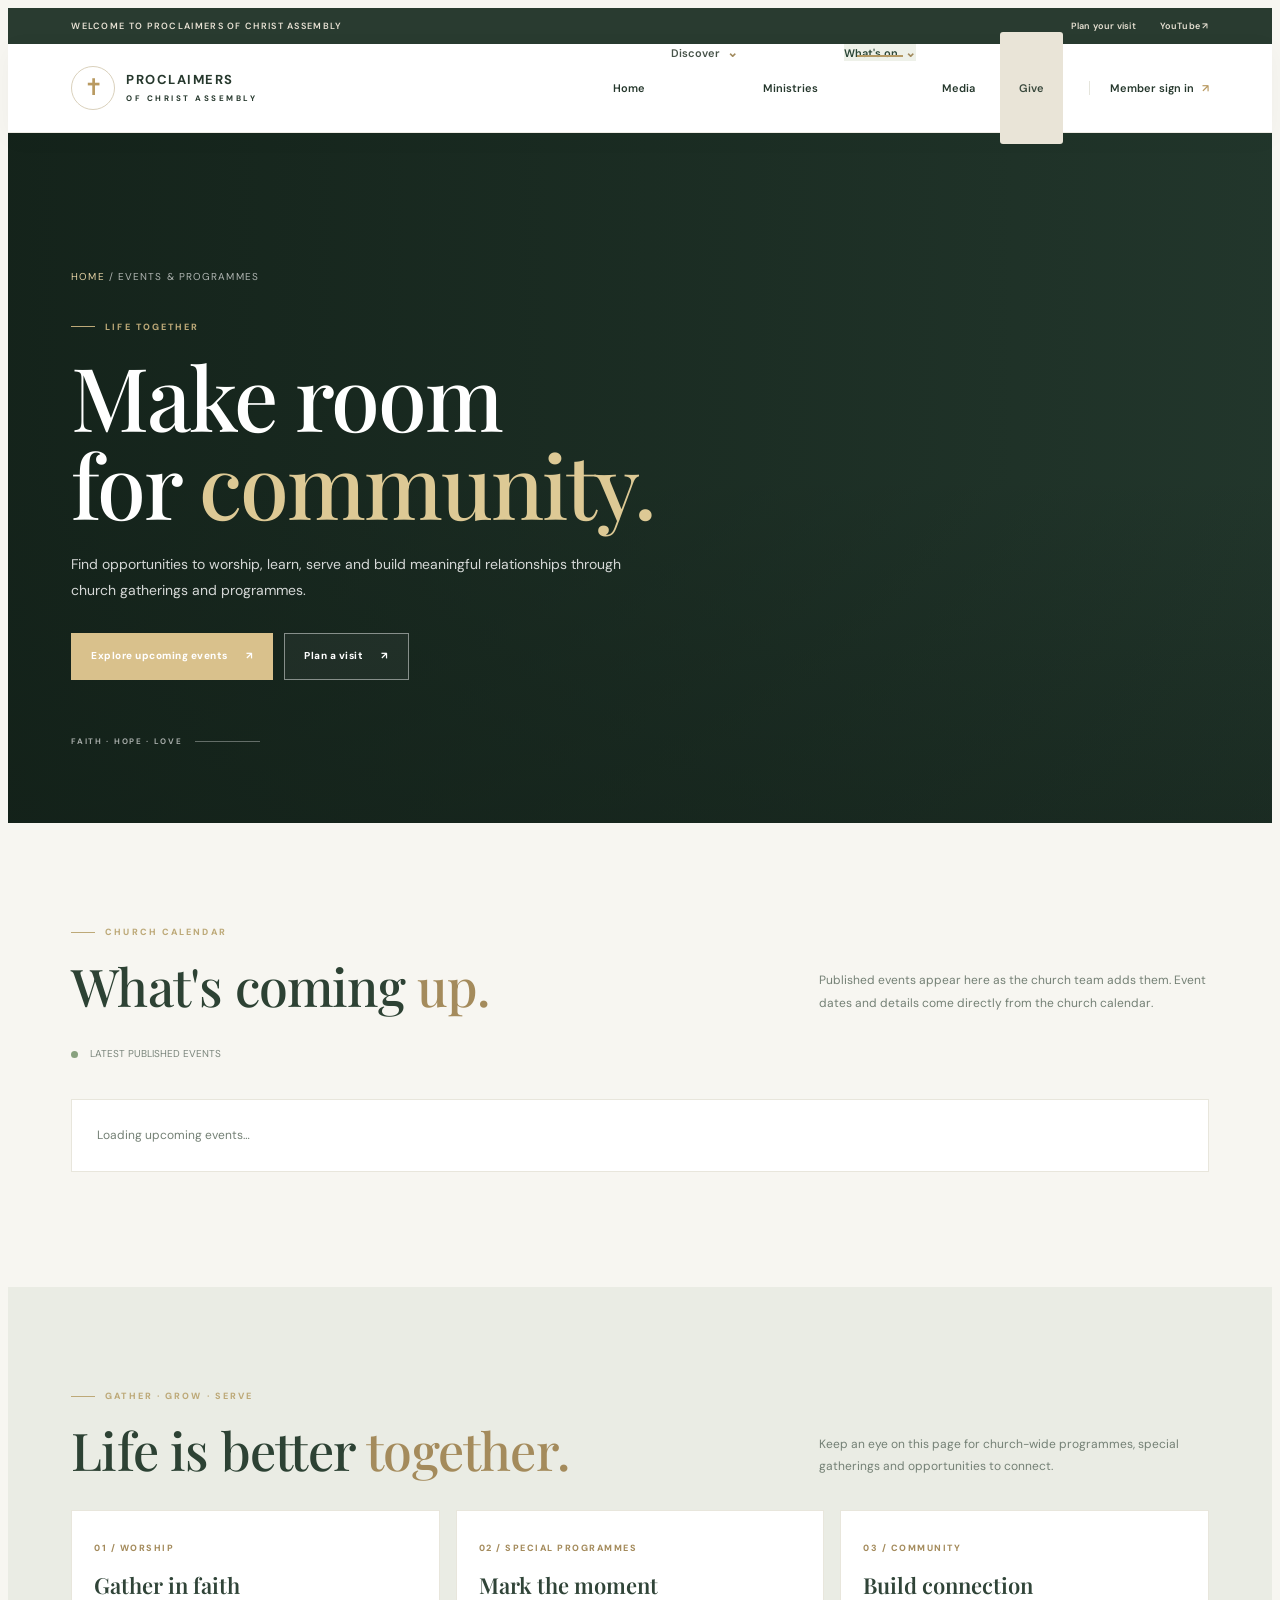
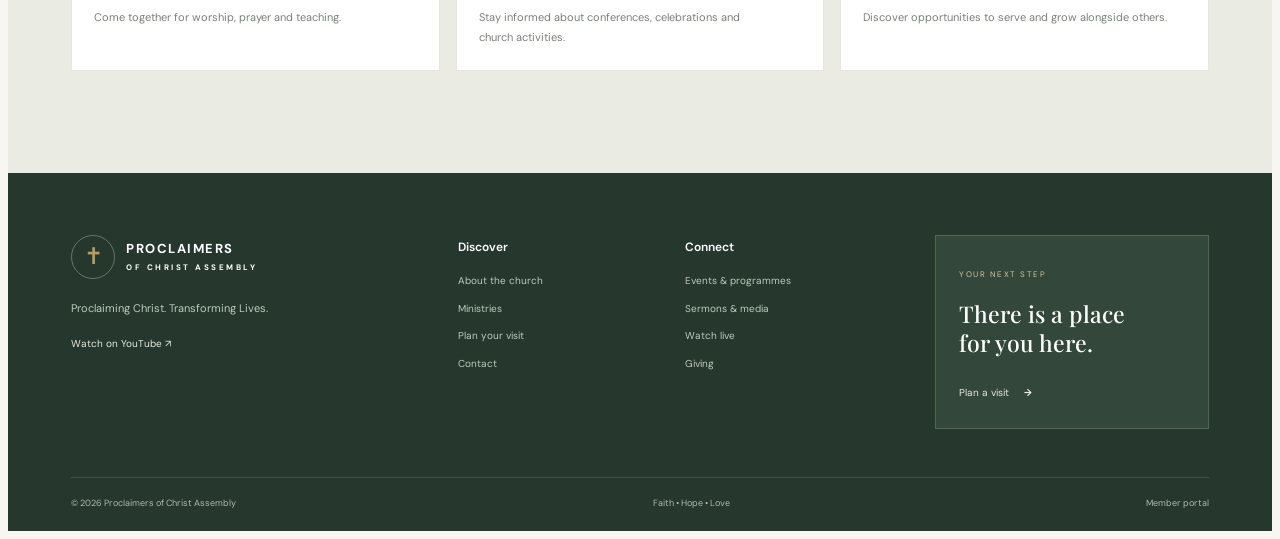
<file: events.html>
<!doctype html>
<html lang="en"><head><meta charset="utf-8"><meta name="viewport" content="width=device-width,initial-scale=1"><meta name="theme-color" content="#f7f6f1"><meta name="description" content="Explore upcoming events and programmes at Proclaimers of Christ Assembly."><title>Events & Programmes | Proclaimers of Christ Assembly</title><link rel="preconnect" href="https://fonts.googleapis.com"><link rel="preconnect" href="https://fonts.gstatic.com" crossorigin><link href="https://fonts.googleapis.com/css2?family=DM+Sans:wght@400;500;600;700&family=Playfair+Display:wght@500;600;700&display=swap" rel="stylesheet"><link rel="stylesheet" href="site-architecture.css"><link rel="stylesheet" href="design-system.css"><link rel="stylesheet" href="public-refresh.css"></head><body class="public-page public-refresh"><div data-site-header></div><main><section class="pr-hero" style="--pr-image:url('https://images.unsplash.com/photo-1511632765486-a01980e01a18?auto=format&fit=crop&w=2000&q=88')"><div class="pr-hero-inner"><div class="pr-breadcrumb"><a href="index.html">HOME</a> / EVENTS & PROGRAMMES</div><p class="pr-kicker">LIFE TOGETHER</p><h1>Make room for <em>community.</em></h1><p class="pr-hero-copy">Find opportunities to worship, learn, serve and build meaningful relationships through church gatherings and programmes.</p><div class="pr-actions"><a class="pr-btn pr-btn-gold" href="#upcoming">Explore upcoming events <span>↗</span></a><a class="pr-btn pr-btn-ghost" href="visit.html">Plan a visit <span>↗</span></a></div><div class="pr-hero-note">FAITH · HOPE · LOVE</div></div></section>
<section class="pr-section" id="upcoming"><div class="pr-wrap"><div class="pr-section-head"><div><p class="pr-kicker">CHURCH CALENDAR</p><h2>What's coming <em>up.</em></h2></div><p>Published events appear here as the church team adds them. Event dates and details come directly from the church calendar.</p></div><div class="pr-event-intro">LATEST PUBLISHED EVENTS</div><div id="public-event-list" class="pr-dynamic-feed"><p class="event-feed-empty">Loading upcoming events…</p></div></div></section>
<section class="pr-section pr-band"><div class="pr-wrap"><div class="pr-section-head"><div><p class="pr-kicker">GATHER · GROW · SERVE</p><h2>Life is better <em>together.</em></h2></div><p>Keep an eye on this page for church-wide programmes, special gatherings and opportunities to connect.</p></div><div class="pr-grid"><article class="pr-card"><div class="pr-card-body"><span class="pr-index">01 / WORSHIP</span><h3>Gather in faith</h3><p>Come together for worship, prayer and teaching.</p></div></article><article class="pr-card"><div class="pr-card-body"><span class="pr-index">02 / SPECIAL PROGRAMMES</span><h3>Mark the moment</h3><p>Stay informed about conferences, celebrations and church activities.</p></div></article><article class="pr-card"><div class="pr-card-body"><span class="pr-index">03 / COMMUNITY</span><h3>Build connection</h3><p>Discover opportunities to serve and grow alongside others.</p></div></article></div></div></section></main><div data-site-footer></div><script src="site-shell.js"></script><script type="module" src="events.js"></script><script src="api-monitor.js"></script><script type="module" src="error-monitor.js"></script></body></html>
</file>
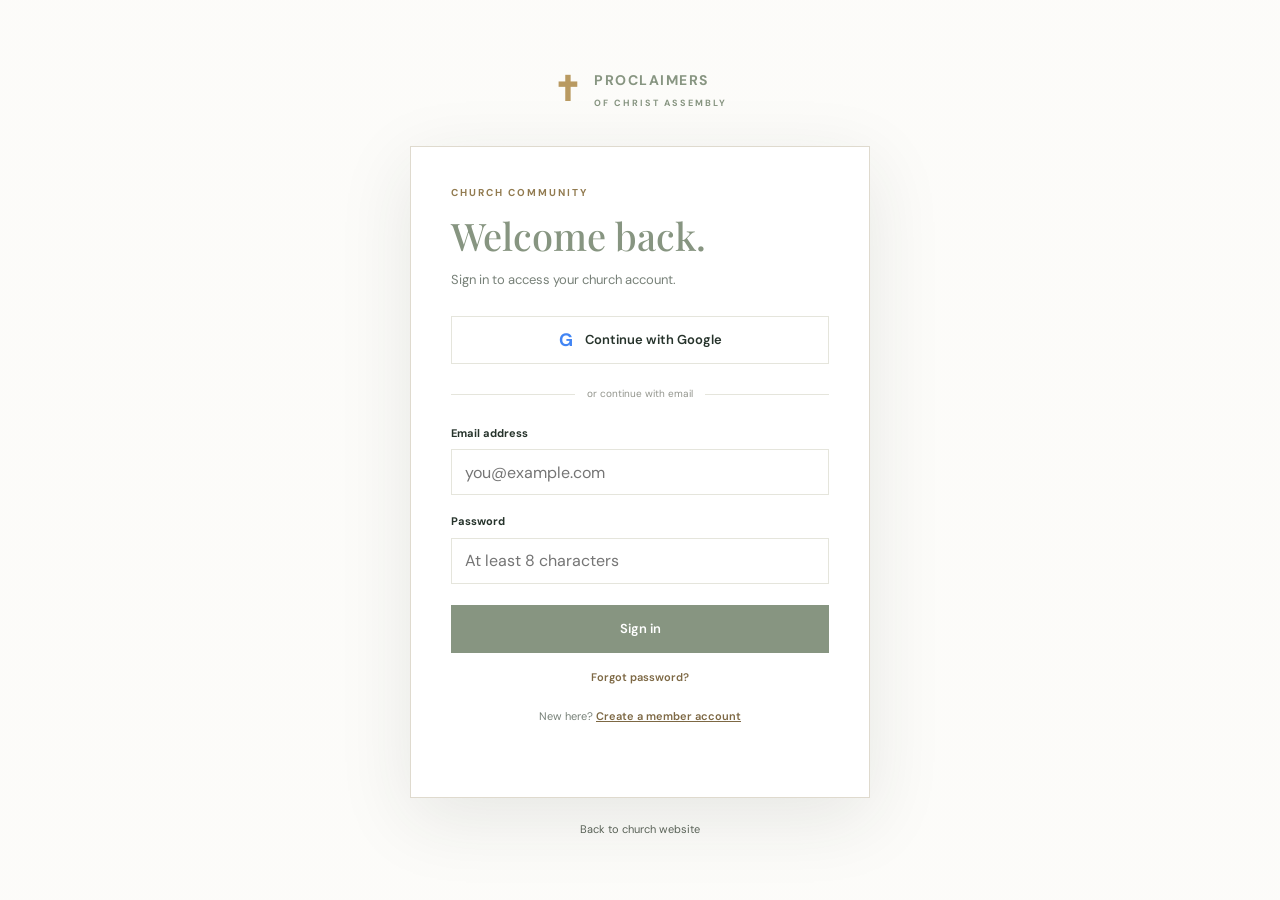
<file: login.html>
<!doctype html>
<html lang="en">
<head>
  <meta charset="utf-8"><meta name="viewport" content="width=device-width, initial-scale=1">
  <meta name="theme-color" content="#f7f5ef">
  <title>Account Access | Proclaimers of Christ Assembly</title>
  <link rel="preconnect" href="https://fonts.googleapis.com">
  <link rel="preconnect" href="https://fonts.gstatic.com" crossorigin>
  <link href="https://fonts.googleapis.com/css2?family=DM+Sans:wght@400;500;600;700&family=Playfair+Display:wght@500;600;700&display=swap" rel="stylesheet">
  <link rel="stylesheet" href="auth.css">
  <link rel="stylesheet" href="design-system.css">
</head>
<body class="auth-page">
  <main class="auth-shell">
    <a class="auth-brand" href="index.html"><span class="auth-mark">✝</span><span>PROCLAIMERS<small>OF CHRIST ASSEMBLY</small></span></a>
    <section class="auth-card">
      <p class="auth-eyebrow">CHURCH COMMUNITY</p>
      <h1 id="form-title">Welcome back.</h1>
      <p class="auth-intro" id="form-intro">Sign in to access your church account.</p>
      <button class="google-button" id="google-button" type="button"><span class="google-g">G</span> Continue with Google</button>
      <div class="auth-divider"><span>or continue with email</span></div>
      <form id="auth-form">
        <label for="full-name" id="name-label" hidden>Full name</label>
        <input id="full-name" name="full-name" type="text" autocomplete="name" placeholder="Your full name" hidden>
        <label for="email">Email address</label>
        <input id="email" name="email" type="email" autocomplete="email" placeholder="you@example.com" required>
        <label for="password">Password</label>
        <input id="password" name="password" type="password" autocomplete="current-password" placeholder="At least 8 characters" minlength="8" required>
        <button class="auth-submit" id="submit-button" type="submit">Sign in</button>
      </form>
      <button class="text-button" id="forgot-button" type="button">Forgot password?</button>
      <p class="auth-switch" id="switch-copy">New here? <button id="switch-button" type="button">Create a member account</button></p>
      <p class="auth-message" id="auth-message" role="status" aria-live="polite"></p>
    </section>
    <a class="back-home" href="index.html">Back to church website</a>
  </main>
  <script type="module" src="auth.js"></script>
  <script src="api-monitor.js"></script>
<script type="module" src="error-monitor.js"></script>
</body>
</html>
</file>
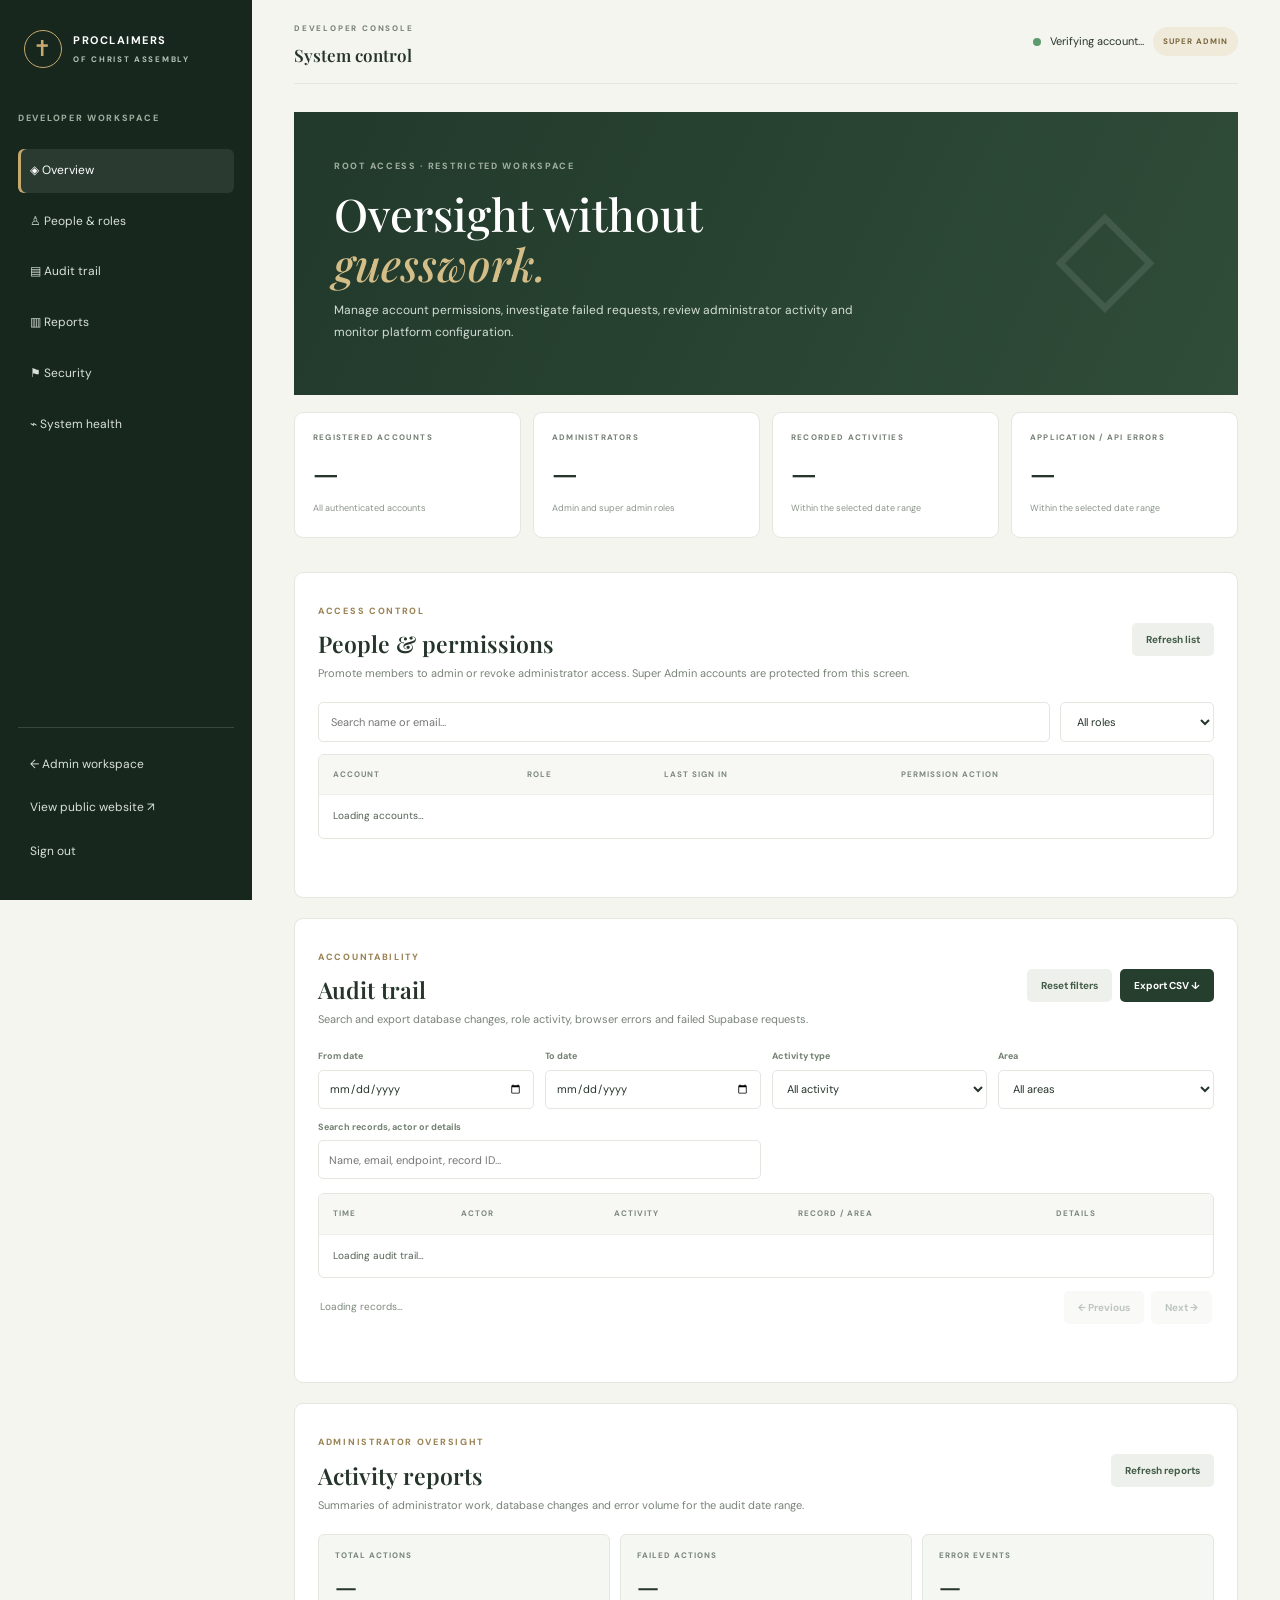
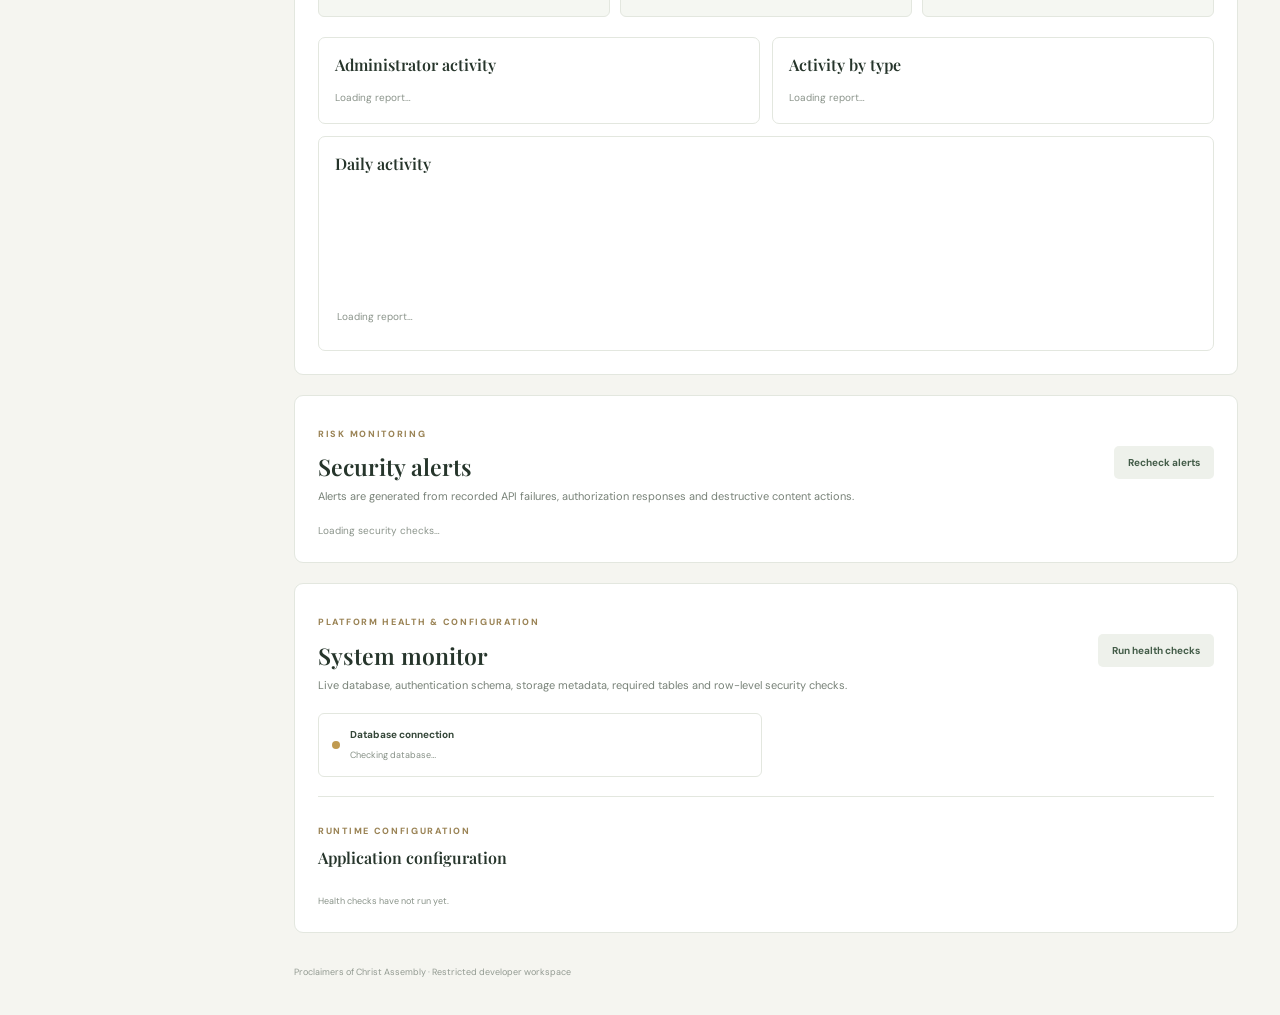
<file: super-admin.html>
<!doctype html>
<html lang="en">
<head>
<meta charset="utf-8"><meta name="viewport" content="width=device-width,initial-scale=1"><meta name="theme-color" content="#17251d">
<title>Developer Console | Proclaimers of Christ Assembly</title>
<link rel="preconnect" href="https://fonts.googleapis.com"><link rel="preconnect" href="https://fonts.gstatic.com" crossorigin>
<link href="https://fonts.googleapis.com/css2?family=DM+Sans:wght@400;500;600;700;800&family=Playfair+Display:wght@500;600;700&display=swap" rel="stylesheet">
<link rel="stylesheet" href="design-system.css"><link rel="stylesheet" href="super-admin.css">
</head>
<body class="sa-page">
<aside class="sa-sidebar">
<a class="sa-brand" href="index.html"><span>✝</span><b>PROCLAIMERS<small>OF CHRIST ASSEMBLY</small></b></a>
<p class="sa-label">DEVELOPER WORKSPACE</p>
<nav aria-label="Developer navigation"><a class="active" href="#overview">◈ Overview</a><a href="#people">♙ People & roles</a><a href="#audit">▤ Audit trail</a><a href="#reports">▥ Reports</a><a href="#security">⚑ Security</a><a href="#system">⌁ System health</a></nav>
<div class="sa-side-bottom"><a href="admin.html">← Admin workspace</a><a href="index.html">View public website ↗</a><button id="sa-signout" type="button">Sign out</button></div>
</aside>
<main class="sa-main">
<header class="sa-topbar"><div><span>DEVELOPER CONSOLE</span><h1>System control</h1></div><div class="sa-identity"><i></i><span id="sa-email">Verifying account…</span><b>SUPER ADMIN</b></div></header>
<section class="sa-hero" id="overview"><div><span class="sa-eyebrow">ROOT ACCESS · RESTRICTED WORKSPACE</span><h2>Oversight without<br><em>guesswork.</em></h2><p>Manage account permissions, investigate failed requests, review administrator activity and monitor platform configuration.</p></div><div class="sa-hero-mark">◇</div></section>
<section class="sa-metrics">
<article><span>REGISTERED ACCOUNTS</span><strong id="sa-user-count">—</strong><small>All authenticated accounts</small></article>
<article><span>ADMINISTRATORS</span><strong id="sa-admin-count">—</strong><small>Admin and super admin roles</small></article>
<article><span>RECORDED ACTIVITIES</span><strong id="sa-audit-count">—</strong><small>Within the selected date range</small></article>
<article><span>APPLICATION / API ERRORS</span><strong id="sa-error-count">—</strong><small>Within the selected date range</small></article>
</section>
<section class="sa-panel" id="people">
<div class="sa-panel-head"><div><span class="sa-eyebrow">ACCESS CONTROL</span><h2>People & permissions</h2><p>Promote members to admin or revoke administrator access. Super Admin accounts are protected from this screen.</p></div><button id="sa-refresh-users" class="sa-button secondary" type="button">Refresh list</button></div>
<div class="sa-toolbar"><input id="sa-user-search" type="search" placeholder="Search name or email…" aria-label="Search accounts"><select id="sa-role-filter" aria-label="Filter by role"><option value="all">All roles</option><option value="member">Members</option><option value="admin">Administrators</option><option value="super_admin">Super administrators</option></select></div>
<div class="sa-table-wrap"><table><thead><tr><th>ACCOUNT</th><th>ROLE</th><th>LAST SIGN IN</th><th>PERMISSION ACTION</th></tr></thead><tbody id="sa-user-rows"><tr><td colspan="4">Loading accounts…</td></tr></tbody></table></div>
<p class="sa-feedback" id="sa-user-feedback" role="status" aria-live="polite"></p>
</section>
<section class="sa-panel" id="audit">
<div class="sa-panel-head"><div><span class="sa-eyebrow">ACCOUNTABILITY</span><h2>Audit trail</h2><p>Search and export database changes, role activity, browser errors and failed Supabase requests.</p></div><div class="sa-head-actions"><button id="sa-reset-audit" class="sa-button secondary" type="button">Reset filters</button><button id="sa-export-audit" class="sa-button primary" type="button">Export CSV ↓</button></div></div>
<div class="sa-filter-grid">
<label>From date<input id="sa-audit-from" type="date"></label>
<label>To date<input id="sa-audit-to" type="date"></label>
<label>Activity type<select id="sa-audit-filter"><option value="">All activity</option><option value="insert">Created records</option><option value="update">Updated records</option><option value="delete">Deleted records</option><option value="role_change">Role changes</option><option value="session_started">Sessions started</option><option value="session_ended">Sessions ended</option><option value="client_error">Browser errors</option><option value="api_error">API failures</option></select></label>
<label>Area<select id="sa-entity-filter"><option value="">All areas</option><option value="church_announcements">Announcements</option><option value="church_events">Events</option><option value="church_ministries">Ministries</option><option value="church_prayer_requests">Prayer requests</option><option value="church_sermons">Sermons</option><option value="profiles">Profiles</option><option value="user_roles">User roles</option><option value="browser">Browser</option><option value="data_api">Data API</option><option value="auth">Authentication API</option><option value="storage">Storage API</option><option value="edge_function">Edge Functions</option><option value="supabase">Other Supabase API</option><option value="auth.sessions">Authentication</option></select></label>
<label class="sa-search-filter">Search records, actor or details<input id="sa-audit-search" type="search" placeholder="Name, email, endpoint, record ID…"></label>
</div>
<div class="sa-table-wrap"><table><thead><tr><th>TIME</th><th>ACTOR</th><th>ACTIVITY</th><th>RECORD / AREA</th><th>DETAILS</th></tr></thead><tbody id="sa-audit-rows"><tr><td colspan="5">Loading audit trail…</td></tr></tbody></table></div>
<div class="sa-table-footer"><span id="sa-audit-page-info">Loading records…</span><div><button id="sa-audit-prev" class="sa-button secondary" type="button" disabled>← Previous</button><button id="sa-audit-next" class="sa-button secondary" type="button" disabled>Next →</button></div></div>
<p class="sa-feedback" id="sa-audit-feedback" role="status" aria-live="polite"></p>
</section>
<section class="sa-panel" id="reports">
<div class="sa-panel-head"><div><span class="sa-eyebrow">ADMINISTRATOR OVERSIGHT</span><h2>Activity reports</h2><p>Summaries of administrator work, database changes and error volume for the audit date range.</p></div><button id="sa-refresh-reports" class="sa-button secondary" type="button">Refresh reports</button></div>
<div class="sa-report-metrics"><article><span>TOTAL ACTIONS</span><strong id="sa-report-total">—</strong></article><article><span>FAILED ACTIONS</span><strong id="sa-report-failed">—</strong></article><article><span>ERROR EVENTS</span><strong id="sa-report-errors">—</strong></article></div>
<div class="sa-report-grid">
<div class="sa-report-block"><h3>Administrator activity</h3><div id="sa-admin-activity" class="sa-bars"><p class="sa-empty">Loading report…</p></div></div>
<div class="sa-report-block"><h3>Activity by type</h3><div id="sa-action-activity" class="sa-bars"><p class="sa-empty">Loading report…</p></div></div>
<div class="sa-report-block sa-report-wide"><h3>Daily activity</h3><div id="sa-daily-activity" class="sa-daily-bars"><p class="sa-empty">Loading report…</p></div></div>
</div>
</section>
<section class="sa-panel" id="security">
<div class="sa-panel-head"><div><span class="sa-eyebrow">RISK MONITORING</span><h2>Security alerts</h2><p>Alerts are generated from recorded API failures, authorization responses and destructive content actions.</p></div><button id="sa-refresh-security" class="sa-button secondary" type="button">Recheck alerts</button></div>
<div id="sa-security-alerts" class="sa-alert-list"><p class="sa-empty">Loading security checks…</p></div>
</section>
<section class="sa-panel" id="system">
<div class="sa-panel-head"><div><span class="sa-eyebrow">PLATFORM HEALTH & CONFIGURATION</span><h2>System monitor</h2><p>Live database, authentication schema, storage metadata, required tables and row-level security checks.</p></div><button id="sa-refresh-health" class="sa-button secondary" type="button">Run health checks</button></div>
<div class="sa-health-grid" id="sa-health-grid"><article class="sa-health-item"><span class="sa-health-dot pending"></span><div><b>Database connection</b><small>Checking database…</small></div></article></div>
<div class="sa-config-panel"><div><span class="sa-eyebrow">RUNTIME CONFIGURATION</span><h3>Application configuration</h3></div><div id="sa-config-checks" class="sa-config-checks"></div></div>
<div class="sa-system-foot"><span id="sa-health-checked">Health checks have not run yet.</span><span id="sa-health-feedback" role="status" aria-live="polite"></span></div>
</section>
<footer>Proclaimers of Christ Assembly · Restricted developer workspace</footer>
</main>
<script src="api-monitor.js"></script>
<script type="module" src="super-admin.js"></script>
<script type="module" src="error-monitor.js"></script>
</body></html>
</file>
<file: admin.css>
:root{
  --forest:#34483c;--forest-2:#435b49;--sage:#71836e;--gold:#b59a65;--ink:#303a32;
  --muted:#7c857b;--paper:#f6f5ef;--line:#e8e7df;--white:#fff;
  --serif:"Playfair Display",Georgia,serif;--sans:"DM Sans",Arial,sans-serif
}
*{box-sizing:border-box}
html{scroll-behavior:smooth;scroll-padding-top:24px}
body{margin:0;background:var(--paper);color:var(--ink);font-family:var(--sans);-webkit-font-smoothing:antialiased}
a{color:inherit}
.sidebar{position:fixed;inset:0 auto 0 0;width:258px;background:var(--forest);color:#fff;padding:27px 17px 19px;display:flex;flex-direction:column;z-index:20}
.brand{display:flex;align-items:center;gap:12px;padding:2px 9px 34px;text-decoration:none}
.brand-mark{width:38px;height:38px;display:grid;place-items:center;border:1px solid #c6b17d;border-radius:50%;color:#d6c18f;font-size:23px}
.brand-name{font-size:11px;font-weight:700;letter-spacing:1.45px;line-height:1.4}
.brand-name small{display:block;color:#c6cfc5;font-size:8px;letter-spacing:2px;margin-top:4px}
.workspace-label{padding:0 12px;color:#aebcaf;font-size:9px;font-weight:700;letter-spacing:1.8px}
.primary-nav{display:grid;gap:5px;margin-top:13px}
.nav-link{display:flex;align-items:center;gap:12px;padding:12px 13px;border-radius:7px;color:#dce3db;text-decoration:none;font-size:11px;transition:background .18s,color .18s}
.nav-link:hover,.nav-link.selected{background:#ffffff19;color:#fff}
.nav-link.selected{box-shadow:inset 3px 0 #c7b17c}
.nav-icon{width:17px;text-align:center;color:#c9b783;font-size:16px}
.sidebar-bottom{margin-top:auto;border-top:1px solid #ffffff25;padding:14px 4px 0}
.public-link,.sidebar-signout{display:flex;align-items:center;gap:11px;padding:11px 10px;color:#e0e6df;text-decoration:none;font:500 10px var(--sans)}
.sidebar-signout{width:100%;background:none;border:0;text-align:left;cursor:pointer}
.public-link span,.sidebar-signout span{font-size:16px;color:#c8b37f}
.sidebar-note{margin:15px 10px 0;color:#aebcaf;font:italic 10px var(--serif)}
.main{margin-left:258px;padding:0 43px;max-width:1700px}
.topbar{height:82px;display:flex;align-items:center;border-bottom:1px solid var(--line);margin-bottom:27px}
.breadcrumb{display:grid;gap:5px}
.breadcrumb span{font-size:8px;letter-spacing:1.8px;font-weight:700;color:#92998e}
.breadcrumb b{font-size:13px;font-weight:600}
.topbar-right{margin-left:auto;display:flex;align-items:center;gap:25px}
.secure-label{display:flex;align-items:center;gap:7px;color:#748271;font-size:9px}
.secure-label i,.admin-status i{width:7px;height:7px;background:#7f9b77;border-radius:50%;display:inline-block}
.profile{display:flex;align-items:center;gap:10px;padding-left:21px;border-left:1px solid var(--line)}
.avatar{width:36px;height:36px;display:grid;place-items:center;background:#e7e9df;color:var(--forest);border-radius:50%;font:600 14px var(--serif)}
.profile b,.profile small{display:block}
.profile b{font-size:10px}.profile small{font-size:9px;color:var(--muted);margin-top:4px}
.menu-button{display:none}
.welcome-panel{position:relative;isolation:isolate;overflow:hidden;min-height:260px;padding:39px 43px;display:flex;align-items:center;border:1px solid #e5e2d6;background:#eeeee5}
.welcome-image{position:absolute;inset:0;z-index:-2;background:url("https://images.unsplash.com/photo-1507692049790-de58290a4334?auto=format&fit=crop&w=1700&q=85") center 48%/cover no-repeat}
.welcome-panel:before{content:"";position:absolute;inset:0;z-index:-1;background:linear-gradient(90deg,rgba(247,246,239,.97) 0%,rgba(247,246,239,.91) 48%,rgba(247,246,239,.38) 100%)}
.welcome-copy{max-width:620px}
.eyebrow{display:block;color:#927e55;font-size:8px;font-weight:700;letter-spacing:2px}
.welcome-panel h1{font:500 clamp(34px,4vw,49px)/1.12 var(--serif);letter-spacing:-.7px;color:#35483b;margin:13px 0}
.welcome-panel h1 em{color:#88764f;font-weight:500}
.welcome-panel p{max-width:490px;color:#687268;font-size:11px;line-height:1.8;margin:0 0 22px}
.welcome-action{display:inline-flex;align-items:center;gap:15px;padding:11px 15px;background:var(--forest);color:#fff;text-decoration:none;font-size:9px;font-weight:600;border-radius:3px}
.welcome-action span{font-size:15px;color:#d8c491}
.welcome-symbol{position:absolute;right:8%;top:50%;transform:translateY(-50%);font-size:116px;color:#b49a6545}
.overview-section,.management-section{margin-top:38px}
.section-heading{display:flex;align-items:end;justify-content:space-between;margin-bottom:17px}
.section-heading h2,.next-step-card h2,.security-card h2{font:500 25px var(--serif);color:#394a3e;margin:7px 0 4px}
.section-heading p{font-size:10px;color:var(--muted);margin:0;line-height:1.6}
.admin-status{display:flex;align-items:center;gap:8px;padding:8px 11px;border:1px solid #dfe5da;background:#edf1e9;color:#63745e;border-radius:30px;font-size:9px}
.stats-grid{display:grid;grid-template-columns:repeat(4,minmax(0,1fr));gap:13px}
.stat-card{min-height:151px;background:var(--white);border:1px solid var(--line);padding:17px 17px 15px;border-radius:5px;box-shadow:0 3px 12px #283b2d05}
.stat-top{display:flex;align-items:center;justify-content:space-between}
.stat-icon,.card-icon{width:34px;height:34px;display:grid;place-items:center;border-radius:7px;font-size:17px}
.stat-icon.sage{background:#edf1e9;color:#637c61}.stat-icon.gold{background:#f3efe4;color:#9a8151}.stat-icon.blue{background:#eaf0f0;color:#698486}.stat-icon.rose{background:#f4ece9;color:#a47b70}
.stat-state{font-size:7px;letter-spacing:1px;color:#9a9f96;font-weight:700}
.stat-card p{font-size:10px;color:#737d72;margin:13px 0 3px}
.stat-card strong{font:500 23px var(--serif);color:#405448}
.stat-card small{display:block;margin-top:3px;color:#9a9e96;font-size:8px;line-height:1.5}
.management-section{margin-top:42px}
.management-grid{display:grid;grid-template-columns:repeat(3,minmax(0,1fr));gap:13px}
.management-card{position:relative;min-height:208px;background:#fff;border:1px solid var(--line);padding:19px;border-radius:5px;transition:transform .18s,border-color .18s,box-shadow .18s}
.management-card:hover{transform:translateY(-2px);border-color:#cfc5ac;box-shadow:0 8px 22px #283b2d0a}
.management-card.featured{border-top:3px solid var(--gold);padding-top:17px}
.card-icon{background:#f0efe8;color:#8b7955;margin-bottom:14px}
.module-status{position:absolute;top:25px;right:17px;color:#99865d;font-size:7px;font-weight:700;letter-spacing:1px}
.management-card h3{font:600 13px var(--sans);color:#3c4c40;margin:0 0 8px}
.management-card p{font-size:9px;line-height:1.75;color:#7e877d;min-height:47px;margin:0}
.card-foot{display:flex;justify-content:space-between;gap:8px;border-top:1px solid #efeee8;margin-top:14px;padding-top:11px;color:#92998e;font-size:8px}
.card-foot b{font-weight:600;color:#8b7955}
.bottom-grid{display:grid;grid-template-columns:1.25fr 1fr;gap:14px;margin-top:35px}
.next-step-card,.security-card{background:#fff;border:1px solid var(--line);padding:23px;border-radius:5px}
.next-step-card{background:#eef0e8}
.next-step-card h2,.security-card h2{font-size:21px;margin:9px 0}
.next-step-card p,.security-card p{font-size:9px;line-height:1.8;color:#788176;margin:0 0 17px}
.next-step-card>a{display:inline-flex;align-items:center;gap:13px;color:#536b56;text-decoration:none;font-size:9px;font-weight:700;border-bottom:1px solid #c4b58e;padding-bottom:5px}
.next-step-card>a span{font-size:14px}
.security-heading{display:flex;align-items:center;gap:10px}
.security-icon{width:27px;height:27px;border-radius:50%;display:grid;place-items:center;background:#eaf0e6;color:#668060;font-size:13px}
.security-card h2{font:600 12px var(--sans)}
.security-card p{overflow-wrap:anywhere}
.outline-button{padding:9px 12px;background:#fff;border:1px solid #dcded5;border-radius:3px;color:#596a5a;font:600 9px var(--sans);cursor:pointer}
.outline-button:hover{background:#f6f7f2}
footer{display:flex;justify-content:space-between;gap:12px;border-top:1px solid var(--line);margin-top:35px;padding:17px 0 24px;color:#9a9e95;font-size:8px}
@media(max-width:1150px){.main{padding:0 27px}.stats-grid{grid-template-columns:repeat(2,minmax(0,1fr))}.management-grid{grid-template-columns:repeat(2,minmax(0,1fr))}}
@media(max-width:760px){
 .sidebar{width:270px;transform:translateX(-105%);transition:transform .22s ease;box-shadow:10px 0 35px #18251d30}
 .sidebar.open{transform:translateX(0)}
 .main{margin-left:0;padding:0 16px}
 .topbar{height:70px;margin-bottom:18px;gap:12px}
 .menu-button{display:grid;place-items:center;width:34px;height:34px;border:1px solid var(--line);background:#fff;border-radius:4px;color:var(--forest);font-size:17px}
 .topbar-right{gap:10px}.secure-label{display:none}.profile{padding-left:10px}.profile small{max-width:145px;overflow:hidden;text-overflow:ellipsis}
 .welcome-panel{min-height:250px;padding:27px 22px}.welcome-panel h1{font-size:35px}.welcome-panel p{max-width:330px;font-size:10px}.welcome-symbol{right:5%;font-size:76px;top:18%}
 .overview-section,.management-section{margin-top:30px}
 .section-heading h2{font-size:22px}.section-heading p{max-width:270px}
 .admin-status{font-size:8px;padding:7px 8px;white-space:nowrap}
 .stats-grid{gap:9px}.stat-card{padding:13px;min-height:145px}.stat-card small{font-size:8px}
 .management-grid{gap:9px}.management-card{padding:15px;min-height:210px}.management-card.featured{padding-top:13px}.module-status{right:12px;top:21px;font-size:6px}.management-card h3{font-size:11px}.management-card p{font-size:8px}
 .bottom-grid{grid-template-columns:1fr;gap:10px;margin-top:28px}
 footer{font-size:7px}
}
@media(max-width:390px){
 .main{padding:0 12px}.profile b{font-size:9px}.profile small{max-width:112px;font-size:8px}
 .welcome-panel h1{font-size:31px}.welcome-symbol{font-size:62px}
 .stats-grid{grid-template-columns:repeat(2,minmax(0,1fr))}.stat-state{font-size:6px}.stat-card p{font-size:9px}
 .management-grid{grid-template-columns:1fr}.management-card{min-height:180px}.management-card p{min-height:0}
 .section-heading{align-items:start;gap:8px}.admin-status{margin-top:5px}
}

.events-manager{margin-top:42px;padding:24px;background:#eeefe8;border:1px solid #e2e4d9;border-radius:6px}
.events-manager-grid{display:grid;grid-template-columns:1fr 1fr;gap:16px;align-items:start}
.event-form,.event-list-panel{background:#fff;border:1px solid var(--line);border-radius:5px;padding:20px}
.form-heading,.event-list-heading{display:flex;align-items:center;justify-content:space-between;gap:10px;margin-bottom:17px}
.form-heading h3,.event-list-heading h3{margin:0;color:#3c4c40;font:600 14px var(--sans)}
.form-note,.event-list-heading p{font-size:8px;color:#92998e;margin:4px 0 0}
.event-form label{display:grid;gap:6px;margin:12px 0;color:#667166;font-size:9px;font-weight:600}
.event-form input,.event-form textarea,.event-form select{width:100%;padding:10px 11px;border:1px solid #e3e4dc;border-radius:3px;background:#fdfdfa;color:#39463c;font:10px var(--sans);outline:none}
.event-form input:focus,.event-form textarea:focus,.event-form select:focus{border-color:#9baa91;box-shadow:0 0 0 2px #81977a20}
.event-form textarea{resize:vertical;line-height:1.6}
.form-two-col{display:grid;grid-template-columns:1fr 1fr;gap:10px}
.form-actions,.event-item-actions{display:flex;align-items:center;gap:9px;margin-top:16px}
.primary-button,.cancel-button,.event-action{padding:10px 14px;border:0;border-radius:3px;font:600 9px var(--sans);cursor:pointer}
.primary-button{background:var(--forest);color:#fff}.primary-button:disabled{opacity:.6;cursor:wait}
.cancel-button{background:#f0f0e9;color:#566657}
.form-feedback{min-height:15px;margin:10px 0 0;color:#62765e;font-size:9px}.form-feedback.error{color:#a04f45}
.event-list-heading{align-items:start}.event-list-heading>span{font-size:8px;color:#8c7954;background:#f3f0e8;padding:6px 8px;white-space:nowrap}
.admin-event-list{display:grid;gap:9px;max-height:680px;overflow:auto}
.admin-event-item{padding:13px;border:1px solid #ecece5;border-radius:4px}
.admin-event-item-top{display:flex;align-items:start;justify-content:space-between;gap:10px}
.admin-event-item h4{margin:0;color:#3d4b40;font-size:11px}
.admin-event-item p{margin:7px 0;color:#7e877d;font-size:9px;line-height:1.6}
.event-meta{font-size:8px;color:#969b91;line-height:1.7}
.event-badge{padding:5px 7px;border-radius:20px;font-size:7px;font-weight:700;letter-spacing:.6px;text-transform:uppercase}
.event-badge.published{background:#eaf1e7;color:#5f795b}.event-badge.draft{background:#f3efe4;color:#947c4d}.event-badge.cancelled{background:#f5eae7;color:#9c665b}
.event-action{padding:7px 9px;background:#f0f1eb;color:#536653}.event-action.delete{background:#f7ece9;color:#9a5f55}
.list-empty{padding:25px 10px;text-align:center;color:#92998e;font-size:9px;line-height:1.7}
@media(max-width:950px){.events-manager-grid{grid-template-columns:1fr}}
@media(max-width:480px){.events-manager{padding:14px}.event-form,.event-list-panel{padding:14px}.form-two-col{grid-template-columns:1fr}.form-heading{align-items:start;flex-direction:column}}

.events-launcher{cursor:pointer}
.events-launcher:focus-visible{outline:3px solid #b59a65;outline-offset:3px}
.events-modal[hidden]{display:none}
.events-modal{position:fixed;inset:0;z-index:100;display:grid;place-items:center;padding:22px}
.events-modal-backdrop{position:absolute;inset:0;background:rgba(25,35,28,.66);backdrop-filter:blur(3px)}
.events-modal-panel{position:relative;width:min(1120px,100%);max-height:min(90vh,900px);overflow:auto;background:#f6f5ef;border:1px solid #deded3;border-radius:8px;padding:25px;box-shadow:0 24px 80px #1119}
.events-modal-header{display:flex;align-items:flex-start;justify-content:space-between;gap:20px;margin-bottom:20px}
.events-modal-header h2{font:500 26px var(--serif);color:#394a3e;margin:7px 0 4px}
.events-modal-header p{font-size:10px;color:var(--muted);margin:0}
.events-modal-close{width:38px;height:38px;flex:0 0 38px;border:1px solid #e0dfd6;border-radius:50%;background:#fff;color:#405448;font:300 27px/1 var(--sans);cursor:pointer}
.events-modal .events-manager-grid{grid-template-columns:minmax(0,1fr) minmax(0,1fr)}
.events-modal .events-manager-grid>*{min-width:0}
@media(max-width:850px){.events-modal{padding:10px}.events-modal-panel{padding:17px;max-height:94vh}.events-modal .events-manager-grid{grid-template-columns:1fr}.events-modal-header h2{font-size:22px}}
@media(max-width:480px){.events-modal .form-two-col{grid-template-columns:1fr}.events-modal .form-heading{align-items:flex-start;flex-direction:column}.events-modal .form-actions{flex-wrap:wrap}}

.image-upload-help{display:block;margin-top:6px;color:var(--muted);font-size:10px;line-height:1.5}
.event-image-current{display:block;margin-top:5px;color:#6f795f;font-size:10px;line-height:1.5}


/* Sermon and media manager */
.sermons-launcher{cursor:pointer}
.sermons-launcher:focus-visible{outline:3px solid #b59a65;outline-offset:3px}
.sermon-admin-meta{font-size:8px;color:#92998e;line-height:1.6;margin-top:6px}
.sermon-admin-preview{display:flex;gap:10px;align-items:center}
.sermon-admin-preview img{width:58px;height:48px;object-fit:cover;border-radius:3px;background:#f0efe8}
.sermon-admin-preview>div{min-width:0}
.sermon-admin-preview h4{overflow-wrap:anywhere}
.sermon-status-note{font-size:8px;color:#8b7955;text-transform:uppercase;letter-spacing:.7px}


/* Ministry manager launcher */
.ministries-launcher{cursor:pointer}
.ministries-launcher:focus-visible{outline:3px solid #b59a65;outline-offset:3px}


/* Private prayer request inbox */
.prayer-launcher{cursor:pointer}
.prayer-launcher:focus-visible{outline:3px solid #b59a65;outline-offset:3px}
.prayer-inbox-panel{padding:20px}
.prayer-admin-item .prayer-request-body{white-space:pre-wrap;overflow-wrap:anywhere;color:#4d594f;font-size:11px;line-height:1.75;background:#f8f7f2;padding:12px;border-radius:3px}
.prayer-admin-actions{display:flex;align-items:center;justify-content:space-between;gap:12px;margin-top:10px}
.prayer-admin-actions label{display:flex;align-items:center;gap:8px;font-size:9px;font-weight:700;color:#6e786d}
.prayer-admin-actions select{max-width:180px;border:1px solid #deded3;border-radius:3px;background:#fff;color:#405448;padding:7px;font:600 9px var(--sans)}
.prayer-admin-actions button{font:700 9px var(--sans);border:0;border-radius:3px;cursor:pointer}
.prayer-admin-actions button:disabled,.prayer-admin-actions select:disabled{opacity:.6}


/* Full photo backdrop for administrator workspace */
body{background:linear-gradient(rgba(243,242,234,.90),rgba(243,242,234,.94)),url("https://images.unsplash.com/photo-1507692049790-de58290a4334?auto=format&fit=crop&w=1900&q=85") center/cover fixed no-repeat}
.main{background:transparent}
.welcome-panel{box-shadow:0 12px 32px rgba(38,55,42,.08)}
@media(prefers-reduced-motion:reduce){body{background-attachment:scroll}}


/* Modern administrator workspace: depth, movement and responsive polish */
:root{--admin-ease:cubic-bezier(.22,.8,.25,1)}
html{scroll-padding-top:105px}
.sidebar{box-shadow:12px 0 36px rgba(24,38,28,.12);background:linear-gradient(165deg,#304438 0%,#3c5545 58%,#293d32 100%)}
.brand-mark{transition:transform .45s var(--admin-ease),background .3s}
.brand:hover .brand-mark{transform:rotate(-9deg) scale(1.07);background:#ffffff12}
.nav-link{position:relative;overflow:hidden;transition:background .25s,color .25s,transform .25s}
.nav-link:hover{transform:translateX(3px);background:#ffffff20}
.nav-link.selected{background:linear-gradient(90deg,#ffffff22,#ffffff0a);box-shadow:inset 3px 0 #d8c491}
.nav-link.selected:after{content:"";position:absolute;right:13px;width:5px;height:5px;border-radius:50%;background:#d8c491}
.main{min-height:100vh}
.topbar{position:sticky;top:0;z-index:15;background:rgba(246,245,239,.86);backdrop-filter:blur(16px);transition:box-shadow .25s}
.topbar.scrolled{box-shadow:0 10px 28px rgba(40,53,42,.08)}
.welcome-panel{min-height:300px;border:0;border-radius:12px;box-shadow:0 18px 48px rgba(38,55,42,.1);isolation:isolate}
.welcome-image{animation:admin-photo-drift 24s ease-in-out infinite alternate}
.welcome-panel:before{background:linear-gradient(100deg,rgba(247,246,239,.97) 0%,rgba(247,246,239,.89) 48%,rgba(247,246,239,.28) 100%)}
.welcome-panel:after{content:"";position:absolute;inset:0;pointer-events:none;background:radial-gradient(circle at 82% 20%,rgba(181,154,101,.16),transparent 30%)}
.welcome-panel h1{font-size:clamp(38px,4.2vw,55px)}
.welcome-panel h1 em{background:linear-gradient(100deg,#8c7850,#c1a66e,#8c7850);background-size:200% auto;-webkit-background-clip:text;background-clip:text;color:transparent;animation:admin-gold-shift 8s linear infinite}
.welcome-action{border-radius:5px;box-shadow:0 8px 20px rgba(38,65,47,.15);transition:transform .25s,box-shadow .25s,background .25s;position:relative;overflow:hidden}
.welcome-action:hover{transform:translateY(-3px);box-shadow:0 13px 26px rgba(38,65,47,.22);background:#405b49}
.welcome-symbol{transition:transform .6s var(--admin-ease);transform:translateY(-50%) rotate(-8deg)}
.welcome-panel:hover .welcome-symbol{transform:translateY(-50%) rotate(0) scale(1.08)}
.stat-card{position:relative;overflow:hidden;border-radius:10px;box-shadow:0 8px 24px rgba(40,55,43,.045);transition:transform .3s var(--admin-ease),box-shadow .3s,border-color .3s}
.stat-card:after{content:"";position:absolute;width:110px;height:110px;right:-62px;bottom:-68px;border-radius:50%;background:rgba(181,154,101,.09);transition:transform .45s}
.stat-card:hover{transform:translateY(-5px);box-shadow:0 16px 34px rgba(40,55,43,.1);border-color:#d6c9ad}
.stat-card:hover:after{transform:scale(1.6)}
.stat-icon{transition:transform .3s}
.stat-card:hover .stat-icon{transform:scale(1.08) rotate(-7deg)}
.management-card{min-height:220px;border-radius:10px;box-shadow:0 7px 22px rgba(40,55,43,.035);transition:transform .35s var(--admin-ease),box-shadow .35s,border-color .35s}
.management-card:hover{transform:translateY(-6px);box-shadow:0 18px 38px rgba(40,55,43,.11);border-color:#d0c3a4}
.management-card:focus-visible{outline:3px solid #b59a65;outline-offset:3px}
.card-icon{width:40px;height:40px;border-radius:10px;transition:transform .35s,background .35s}
.management-card:hover .card-icon{transform:translateY(-3px) rotate(-7deg);background:#e8eadf}
.card-foot{align-items:center}
.card-foot b{transition:color .2s,letter-spacing .2s}
.management-card:hover .card-foot b{color:#6e805e;letter-spacing:.2px}
.next-step-card,.security-card{border-radius:10px;box-shadow:0 8px 26px rgba(40,55,43,.045);transition:transform .3s,box-shadow .3s}
.next-step-card:hover,.security-card:hover{transform:translateY(-4px);box-shadow:0 16px 34px rgba(40,55,43,.09)}
.outline-button,.primary-button,.cancel-button,.event-action{transition:transform .2s,background .2s,box-shadow .2s}
.outline-button:hover,.primary-button:hover,.cancel-button:hover,.event-action:hover{transform:translateY(-1px)}
.events-modal-panel{border-radius:13px;box-shadow:0 30px 100px rgba(10,20,12,.32);animation:admin-modal-in .28s var(--admin-ease) both}
.events-modal-backdrop{animation:admin-backdrop-in .2s ease both}
.event-form,.event-list-panel{border-radius:9px;box-shadow:0 5px 18px rgba(40,55,43,.035)}
.event-form input,.event-form textarea,.event-form select{border-radius:6px;transition:border-color .2s,box-shadow .2s,background .2s}
.event-form input:focus,.event-form textarea:focus,.event-form select:focus{background:#fff;box-shadow:0 0 0 3px rgba(129,151,122,.16)}
.admin-event-item{border-radius:8px;transition:border-color .2s,box-shadow .2s,transform .2s}
.admin-event-item:hover{border-color:#d8cfb9;box-shadow:0 5px 15px rgba(40,55,43,.06);transform:translateY(-1px)}
.event-badge{border-radius:30px}
.sidebar-signout,.public-link{border-radius:6px;transition:background .2s,transform .2s}
.sidebar-signout:hover,.public-link:hover{background:#ffffff12;transform:translateX(2px)}
.admin-reveal{opacity:0;transform:translateY(20px);transition:opacity .65s var(--admin-ease),transform .65s var(--admin-ease)}
.admin-reveal.is-visible{opacity:1;transform:translateY(0)}
@keyframes admin-photo-drift{from{transform:scale(1.02) translateX(0)}to{transform:scale(1.09) translateX(-1.1%)}}
@keyframes admin-gold-shift{to{background-position:200% center}}
@keyframes admin-modal-in{from{opacity:0;transform:translateY(16px) scale(.985)}to{opacity:1;transform:translateY(0) scale(1)}}
@keyframes admin-backdrop-in{from{opacity:0}to{opacity:1}}
@media(max-width:760px){
 .topbar{height:70px}
 .welcome-panel{border-radius:10px;min-height:270px}
 .welcome-panel h1{font-size:37px}
 .management-card{min-height:215px}
 .sidebar{box-shadow:18px 0 45px rgba(15,25,18,.28)}
}
@media(prefers-reduced-motion:reduce){
 .welcome-image,.welcome-panel h1 em{animation:none}
 .admin-reveal{opacity:1;transform:none;transition:none}
 .stat-card,.management-card,.next-step-card,.security-card,.nav-link,.events-modal-panel{transition:none;animation:none}
}

#super-admin-link[hidden]{display:none!important}
</file>
<file: design-system.css>
/* =========================================================
   PROCLAIMERS OF CHRIST ASSEMBLY
   Shared design system · foundations and reusable primitives
   Loaded after page-specific stylesheets so tokens stay consistent.
   ========================================================= */

:root {
  color-scheme: light;
  /* Brand */
  --pc-forest-950: #172b23;
  --pc-forest-900: #20382d;
  --pc-forest-800: #294536;
  --pc-forest-700: #355744;
  --pc-forest-600: #456b54;
  --pc-sage-500: #879581;
  --pc-sage-300: #c5cdbd;
  --pc-gold-600: #9b7b45;
  --pc-gold-500: #b99a61;
  --pc-gold-300: #dfc99d;
  --pc-gold-100: #f4ecd9;

  /* Surfaces and text */
  --pc-paper: #f7f6f1;
  --pc-paper-warm: #f0eee6;
  --pc-surface: #ffffff;
  --pc-surface-soft: #fbfaf7;
  --pc-ink: #26332b;
  --pc-ink-soft: #4e5b51;
  --pc-muted: #778078;
  --pc-line: #e5e5dc;
  --pc-line-strong: #d4d8ce;
  --pc-success: #327451;
  --pc-warning: #a36b27;
  --pc-danger: #a64d49;

  /* Typography */
  --pc-font-sans: "DM Sans", "Segoe UI", Arial, sans-serif;
  --pc-font-display: "Playfair Display", Georgia, serif;
  --pc-text-xs: .75rem;
  --pc-text-sm: .875rem;
  --pc-text-base: 1rem;
  --pc-text-lg: 1.125rem;
  --pc-leading-body: 1.65;
  --pc-leading-heading: 1.12;

  /* Spacing scale */
  --pc-space-1: .25rem;
  --pc-space-2: .5rem;
  --pc-space-3: .75rem;
  --pc-space-4: 1rem;
  --pc-space-5: 1.25rem;
  --pc-space-6: 1.5rem;
  --pc-space-8: 2rem;
  --pc-space-10: 2.5rem;
  --pc-space-12: 3rem;
  --pc-space-16: 4rem;
  --pc-space-20: 5rem;
  --pc-space-24: 6rem;

  /* Shape, depth and motion */
  --pc-radius-sm: .5rem;
  --pc-radius-md: .875rem;
  --pc-radius-lg: 1.25rem;
  --pc-radius-xl: 1.75rem;
  --pc-radius-pill: 999px;
  --pc-shadow-sm: 0 5px 18px rgba(27, 43, 33, .06);
  --pc-shadow-md: 0 14px 38px rgba(27, 43, 33, .10);
  --pc-shadow-lg: 0 24px 65px rgba(27, 43, 33, .16);
  --pc-ease: cubic-bezier(.2, .7, .2, 1);
  --pc-duration: 220ms;

  /* Layout */
  --pc-content-width: 1200px;
  --pc-reading-width: 760px;
  --pc-gutter: clamp(1.125rem, 4vw, 3.5rem);

  /* Compatibility aliases for the existing page stylesheets */
  --forest: var(--pc-forest-800);
  --forest-2: var(--pc-forest-700);
  --sage: var(--pc-sage-500);
  --sage-dark: var(--pc-forest-900);
  --gold: var(--pc-gold-500);
  --paper: var(--pc-paper);
  --ink: var(--pc-ink);
  --muted: var(--pc-muted);
  --line: var(--pc-line);
  --white: var(--pc-surface);
  --site-forest: var(--pc-forest-800);
  --site-forest-deep: var(--pc-forest-950);
  --site-gold: var(--pc-gold-500);
  --site-paper: var(--pc-paper);
  --site-ink: var(--pc-ink);
  --site-muted: var(--pc-muted);
  --site-line: var(--pc-line);
  --site-serif: var(--pc-font-display);
  --site-sans: var(--pc-font-sans);
  --serif: var(--pc-font-display);
  --sans: var(--pc-font-sans);
  --purple: var(--pc-forest-900);
  --purple-2: var(--pc-forest-800);
  --cream: var(--pc-paper);
}

html {
  scroll-behavior: smooth;
  scroll-padding-top: 6rem;
  -webkit-text-size-adjust: 100%;
  text-size-adjust: 100%;
}

body {
  font-family: var(--pc-font-sans);
  color: var(--pc-ink);
  background-color: var(--pc-paper);
  font-size: var(--pc-text-base);
  line-height: var(--pc-leading-body);
  text-rendering: optimizeLegibility;
  -webkit-font-smoothing: antialiased;
}

h1, h2, h3, h4, h5, h6 {
  font-family: var(--pc-font-display);
  color: inherit;
  line-height: var(--pc-leading-heading);
  text-wrap: balance;
}

p, li {
  text-wrap: pretty;
}

img, video, iframe, picture, svg {
  max-width: 100%;
}

img {
  height: auto;
}

button, input, select, textarea {
  font: inherit;
}

button, a, input, select, textarea, summary {
  -webkit-tap-highlight-color: transparent;
}

a {
  color: inherit;
}

button, [role="button"], a {
  touch-action: manipulation;
}

::selection {
  color: var(--pc-forest-950);
  background: var(--pc-gold-300);
}

:focus-visible {
  outline: 3px solid rgba(185, 154, 97, .78);
  outline-offset: 3px;
}

/* Shared layout primitives */
.pc-container {
  width: min(100% - (var(--pc-gutter) * 2), var(--pc-content-width));
  margin-inline: auto;
}

.pc-reading-width {
  width: min(100% - (var(--pc-gutter) * 2), var(--pc-reading-width));
  margin-inline: auto;
}

.pc-section {
  padding-block: clamp(3.5rem, 7vw, 6.75rem);
}

.pc-section--compact {
  padding-block: clamp(2.5rem, 5vw, 4rem);
}

.pc-stack {
  display: flex;
  flex-direction: column;
  gap: var(--pc-space-4);
}

.pc-cluster {
  display: flex;
  flex-wrap: wrap;
  align-items: center;
  gap: var(--pc-space-3);
}

.pc-grid {
  display: grid;
  gap: clamp(1rem, 2.4vw, 1.75rem);
}

.pc-grid--2 { grid-template-columns: repeat(2, minmax(0, 1fr)); }
.pc-grid--3 { grid-template-columns: repeat(3, minmax(0, 1fr)); }
.pc-grid--4 { grid-template-columns: repeat(4, minmax(0, 1fr)); }

/* Shared type treatments */
.pc-kicker {
  display: inline-flex;
  align-items: center;
  gap: .55rem;
  color: var(--pc-gold-600);
  font-size: .72rem;
  font-weight: 700;
  letter-spacing: .16em;
  line-height: 1.3;
  text-transform: uppercase;
}

.pc-display {
  max-width: 15ch;
  margin: 0;
  font-family: var(--pc-font-display);
  font-size: clamp(2.65rem, 6.6vw, 5.8rem);
  font-weight: 600;
  letter-spacing: -.045em;
  line-height: .99;
}

.pc-heading-xl {
  font-family: var(--pc-font-display);
  font-size: clamp(2.1rem, 4.2vw, 3.8rem);
  font-weight: 600;
  letter-spacing: -.035em;
  line-height: 1.06;
}

.pc-lead {
  max-width: 62ch;
  color: var(--pc-ink-soft);
  font-size: clamp(1.05rem, 1.5vw, 1.2rem);
  line-height: 1.75;
}

.pc-muted { color: var(--pc-muted); }

/* Buttons: apply pc-button plus a variant */
.pc-button {
  display: inline-flex;
  min-height: 48px;
  align-items: center;
  justify-content: center;
  gap: .65rem;
  padding: .8rem 1.25rem;
  border: 1px solid transparent;
  border-radius: var(--pc-radius-pill);
  font-family: var(--pc-font-sans);
  font-size: .9rem;
  font-weight: 700;
  line-height: 1.2;
  text-align: center;
  text-decoration: none;
  cursor: pointer;
  transition: transform var(--pc-duration) var(--pc-ease),
              background-color var(--pc-duration) var(--pc-ease),
              border-color var(--pc-duration) var(--pc-ease),
              color var(--pc-duration) var(--pc-ease),
              box-shadow var(--pc-duration) var(--pc-ease);
}

.pc-button:hover { transform: translateY(-2px); }
.pc-button:active { transform: translateY(0); }
.pc-button:disabled, .pc-button[aria-disabled="true"] {
  opacity: .55;
  cursor: not-allowed;
  transform: none;
}

.pc-button--primary {
  color: #fff;
  background: var(--pc-forest-800);
  box-shadow: 0 8px 20px rgba(32, 56, 45, .16);
}
.pc-button--primary:hover { background: var(--pc-forest-950); }

.pc-button--gold {
  color: var(--pc-forest-950);
  background: var(--pc-gold-300);
}
.pc-button--gold:hover { background: var(--pc-gold-500); }

.pc-button--outline {
  color: var(--pc-forest-800);
  background: transparent;
  border-color: var(--pc-line-strong);
}
.pc-button--outline:hover {
  border-color: var(--pc-forest-700);
  background: rgba(53, 87, 68, .06);
}

.pc-button--light {
  color: var(--pc-forest-900);
  background: #fff;
}
.pc-button--dark-outline {
  color: #fff;
  border-color: rgba(255,255,255,.5);
  background: transparent;
}
.pc-button--dark-outline:hover { background: rgba(255,255,255,.1); }

/* Cards and image treatments */
.pc-card {
  min-width: 0;
  overflow: hidden;
  border: 1px solid var(--pc-line);
  border-radius: var(--pc-radius-lg);
  background: var(--pc-surface);
  box-shadow: var(--pc-shadow-sm);
  transition: transform var(--pc-duration) var(--pc-ease),
              box-shadow var(--pc-duration) var(--pc-ease),
              border-color var(--pc-duration) var(--pc-ease);
}
.pc-card--interactive:hover {
  transform: translateY(-4px);
  border-color: var(--pc-line-strong);
  box-shadow: var(--pc-shadow-md);
}

.pc-media {
  position: relative;
  overflow: hidden;
  isolation: isolate;
  background: var(--pc-paper-warm);
}
.pc-media img {
  display: block;
  width: 100%;
  height: 100%;
  object-fit: cover;
  transition: transform 500ms var(--pc-ease);
}
.pc-card--interactive:hover .pc-media img { transform: scale(1.035); }

.pc-media--16x9 { aspect-ratio: 16 / 9; }
.pc-media--4x3 { aspect-ratio: 4 / 3; }
.pc-media--square { aspect-ratio: 1; }
.pc-media--portrait { aspect-ratio: 4 / 5; }

.pc-image-shade {
  position: absolute;
  inset: 0;
  z-index: 1;
  background: linear-gradient(180deg, rgba(15, 29, 22, .02) 20%, rgba(15, 29, 22, .72) 100%);
  pointer-events: none;
}

.pc-pill {
  display: inline-flex;
  align-items: center;
  gap: .4rem;
  width: fit-content;
  padding: .38rem .7rem;
  border: 1px solid var(--pc-line);
  border-radius: var(--pc-radius-pill);
  color: var(--pc-ink-soft);
  background: var(--pc-surface-soft);
  font-size: .72rem;
  font-weight: 700;
  letter-spacing: .04em;
}

/* Navigation primitives */
.pc-nav {
  display: flex;
  align-items: center;
  gap: clamp(.75rem, 2vw, 1.6rem);
}
.pc-nav-link {
  position: relative;
  display: inline-flex;
  min-height: 44px;
  align-items: center;
  color: var(--pc-ink-soft);
  font-size: .88rem;
  font-weight: 600;
  text-decoration: none;
  transition: color var(--pc-duration) var(--pc-ease);
}
.pc-nav-link:hover,
.pc-nav-link[aria-current="page"] {
  color: var(--pc-forest-800);
}
.pc-nav-link[aria-current="page"]::after {
  position: absolute;
  right: 0;
  bottom: 2px;
  left: 0;
  height: 2px;
  border-radius: 2px;
  background: var(--pc-gold-500);
  content: "";
}
.pc-icon-button {
  display: inline-grid;
  width: 44px;
  height: 44px;
  place-items: center;
  border: 1px solid var(--pc-line);
  border-radius: 50%;
  color: var(--pc-ink);
  background: var(--pc-surface);
  cursor: pointer;
  transition: background-color var(--pc-duration) var(--pc-ease),
              border-color var(--pc-duration) var(--pc-ease);
}
.pc-icon-button:hover {
  border-color: var(--pc-line-strong);
  background: var(--pc-paper-warm);
}

/* Forms and feedback */
.pc-field {
  display: grid;
  gap: .45rem;
}
.pc-label {
  color: var(--pc-ink-soft);
  font-size: .82rem;
  font-weight: 700;
}
.pc-input, .pc-select, .pc-textarea {
  width: 100%;
  min-height: 48px;
  padding: .8rem .95rem;
  border: 1px solid var(--pc-line-strong);
  border-radius: var(--pc-radius-sm);
  color: var(--pc-ink);
  background: var(--pc-surface);
  outline: none;
  transition: border-color var(--pc-duration) var(--pc-ease),
              box-shadow var(--pc-duration) var(--pc-ease);
}
.pc-textarea { min-height: 120px; resize: vertical; }
.pc-input:focus, .pc-select:focus, .pc-textarea:focus {
  border-color: var(--pc-forest-600);
  box-shadow: 0 0 0 3px rgba(69, 107, 84, .13);
}
.pc-status {
  padding: .75rem .95rem;
  border-radius: var(--pc-radius-sm);
  font-size: .85rem;
}
.pc-status--success { color: #24583b; background: #eaf3ec; }
.pc-status--warning { color: #79501d; background: #f7f0e2; }
.pc-status--error { color: #843d39; background: #f8ecea; }

/* Responsive rules for reusable primitives */
@media (max-width: 900px) {
  .pc-grid--4 { grid-template-columns: repeat(2, minmax(0, 1fr)); }
  .pc-grid--3 { grid-template-columns: repeat(2, minmax(0, 1fr)); }
}

@media (max-width: 640px) {
  :root { --pc-gutter: 1.125rem; }
  .pc-grid--2, .pc-grid--3, .pc-grid--4 { grid-template-columns: minmax(0, 1fr); }
  .pc-section { padding-block: 3.5rem; }
  .pc-display { font-size: clamp(2.45rem, 12vw, 4rem); }
  .pc-button { min-height: 46px; padding: .75rem 1.05rem; }
  .pc-nav { gap: .5rem; }
}

/* Accessibility and motion preferences */
@media (prefers-reduced-motion: reduce) {
  html { scroll-behavior: auto; }
  *, *::before, *::after {
    animation-duration: .01ms !important;
    animation-iteration-count: 1 !important;
    scroll-behavior: auto !important;
    transition-duration: .01ms !important;
  }
}
</file>
<file: admin-refresh.css>
/* Church administration workspace refinements */
body.admin-workspace{background:#f4f5ef}
.admin-workspace .sidebar{background:linear-gradient(175deg,#263c30,#344b3a 60%,#263a2f);width:252px;padding:25px 15px 18px}
.admin-workspace .main{margin-left:252px;max-width:none;padding:0 clamp(22px,3.2vw,52px)}
.admin-workspace .brand{padding-bottom:28px}
.admin-workspace .workspace-label{margin:0 10px 7px}
.admin-workspace .primary-nav{gap:4px}
.admin-workspace .nav-link{min-height:42px;padding:10px 12px;border-radius:5px;font-size:10px}
.admin-workspace .topbar{height:75px;margin-bottom:22px}
.admin-workspace .breadcrumb b{font-size:12px}
.admin-workspace .welcome-panel{min-height:250px;padding:34px 38px;border-radius:8px;box-shadow:0 12px 30px #26382d0b}
.admin-workspace .welcome-panel h1{font-size:clamp(34px,3.4vw,46px)}
.admin-workspace .welcome-panel p{font-size:10px;max-width:470px}
.admin-workspace .overview-section,.admin-workspace .management-section{margin-top:30px}
.admin-workspace .section-heading{margin-bottom:14px}
.admin-workspace .section-heading h2{font-size:23px}
.admin-workspace .stats-grid{gap:10px}
.admin-workspace .stat-card{min-height:135px;padding:15px;border-radius:7px;box-shadow:none}
.admin-workspace .stat-card strong{font-size:27px}
.admin-workspace .management-grid{grid-template-columns:repeat(2,minmax(0,1fr));gap:11px}
.admin-workspace .management-card{min-height:172px;padding:17px 18px 15px;border-radius:7px;box-shadow:none;display:flex;flex-direction:column;align-items:flex-start}
.admin-workspace .management-card.featured{padding-top:15px}
.admin-workspace .management-card .card-icon{width:36px;height:36px;margin-bottom:10px;border-radius:7px}
.admin-workspace .management-card .module-status{top:23px;right:15px;font-size:7px}
.admin-workspace .management-card h3{font-size:14px;margin:0 0 6px}
.admin-workspace .management-card p{font-size:9px;min-height:0;max-width:500px;line-height:1.7}
.admin-workspace .management-card .card-foot{width:100%;margin-top:auto;padding-top:10px}
.admin-workspace .management-card[role=button]{cursor:pointer}
.admin-workspace .management-card[role=button]:focus-visible{outline:3px solid #b59a65;outline-offset:3px}
.admin-quick-actions{display:flex;align-items:center;gap:10px;flex-wrap:wrap;margin:18px 0 0;padding:15px 17px;background:#fff;border:1px solid #e7e8df;border-radius:7px}
.admin-quick-actions>div{margin-right:auto;min-width:160px}
.admin-quick-actions .eyebrow{font-size:7px}
.admin-quick-actions h3{font:600 16px "Playfair Display",serif;color:#35483b;margin:4px 0 0}
.admin-quick-action{min-height:35px;padding:0 12px;display:inline-flex;align-items:center;gap:8px;border:1px solid #e1e5dc;background:#f9faf6;color:#526a54;border-radius:4px;font:700 9px "DM Sans",sans-serif;cursor:pointer;transition:background .2s,border-color .2s,transform .2s}
.admin-quick-action:hover{background:#edf1e9;border-color:#cbd6c7;transform:translateY(-1px)}
.admin-quick-action.primary{background:#344b3a;border-color:#344b3a;color:#fff}
.admin-quick-action:disabled{opacity:.5;cursor:not-allowed}
.admin-workspace .bottom-grid{margin-top:27px}
.admin-workspace .next-step-card,.admin-workspace .security-card{border-radius:7px;box-shadow:none}
.admin-workspace .events-modal-panel{max-width:1160px;width:min(1160px,calc(100vw - 40px));border-radius:9px}
.admin-workspace .events-manager-grid{gap:14px}
.admin-workspace .event-form,.admin-workspace .event-list-panel{border-radius:7px}
.admin-workspace footer{margin-top:26px}
@media(max-width:1000px){.admin-workspace .main{padding:0 22px}.admin-workspace .topbar-right{gap:12px}.admin-workspace .secure-label{display:none}}
@media(max-width:760px){.admin-workspace .sidebar{width:270px}.admin-workspace .main{margin-left:0;padding:0 15px}.admin-workspace .welcome-panel{padding:26px 22px;min-height:265px}.admin-workspace .welcome-panel h1{font-size:34px}.admin-workspace .management-grid{grid-template-columns:1fr}.admin-workspace .management-card{min-height:155px}.admin-quick-actions{align-items:stretch}.admin-quick-actions>div{flex-basis:100%}.admin-quick-action{flex:1;justify-content:center;min-width:125px}.admin-workspace .bottom-grid{grid-template-columns:1fr}.admin-workspace .events-modal-panel{width:calc(100vw - 16px);max-height:94vh}.admin-workspace .events-manager-grid{grid-template-columns:1fr}}
@media(prefers-reduced-motion:reduce){.admin-quick-action{transition:none}.admin-quick-action:hover{transform:none}}

/* Managers open as inline workspaces rather than blocking pop-up dialogs. */
.admin-workspace.modal-open{overflow:auto!important}
.admin-workspace .events-modal:not([hidden]){position:relative;inset:auto;z-index:1;display:block;padding:22px 0 0;background:transparent;overflow:visible;animation:none}
.admin-workspace .events-modal-backdrop{display:none!important}
.admin-workspace .events-modal-panel{position:relative;inset:auto;transform:none;width:100%;max-width:none;max-height:none;margin:0;padding:24px;background:#fff;border:1px solid #e3e6dd;border-radius:8px;box-shadow:0 8px 25px #26382d0a;overflow:visible;animation:none}
.admin-workspace .events-modal-header{position:relative;padding-bottom:17px;border-bottom:1px solid #edf0e9}
.admin-workspace .events-modal-close{position:absolute;right:0;top:0}
.admin-workspace .events-manager-grid{grid-template-columns:minmax(280px,.9fr) minmax(0,1.1fr);align-items:start}
.admin-workspace .event-form,.admin-workspace .event-list-panel{box-shadow:none;border:1px solid #e9ece5;background:#fbfcf9}
.admin-workspace .events-modal[aria-hidden="false"]{scroll-margin-top:20px}
.admin-workspace .events-modal[role="region"] .events-modal-header h2{font-size:25px}
@media(max-width:760px){.admin-workspace .events-modal-panel{width:100%;padding:17px}.admin-workspace .events-manager-grid{grid-template-columns:1fr}.admin-workspace .events-modal:not([hidden]){padding-top:15px}}

.admin-workspace{overflow:auto!important}
</file>
<file: auth.css>
:root{--sage:#405448;--gold:#b49a68;--ink:#343a35;--muted:#73776f;--line:#e6e1d7;--paper:#fbfaf7}*{box-sizing:border-box}body{margin:0;font-family:"DM Sans",Arial,sans-serif;color:var(--ink)}.auth-page{min-height:100vh;background:linear-gradient(rgba(248,247,241,.42),rgba(248,247,241,.42)),url("https://images.unsplash.com/photo-1438232992991-995b7058bbb3?auto=format&fit=crop&w=1800&q=90") center/cover fixed;display:grid;place-items:center;padding:32px 18px}.auth-shell{width:min(100%,460px);display:flex;flex-direction:column;align-items:center}.auth-brand{display:flex;align-items:center;gap:12px;text-decoration:none;color:var(--sage);font-size:14px;font-weight:700;letter-spacing:1.5px;margin-bottom:28px}.auth-brand small{display:block;font-size:9px;letter-spacing:2px;margin-top:4px}.auth-mark{font-size:34px;color:var(--gold)}.auth-card{width:100%;background:rgba(255,255,255,.96);border:1px solid rgba(220,214,201,.9);padding:38px 40px;box-shadow:0 20px 70px rgba(44,49,41,.1)}.auth-eyebrow{font-size:10px;letter-spacing:2px;font-weight:700;color:#927b50;margin:0 0 12px}.auth-card h1{font:500 38px/1.15 "Playfair Display",Georgia,serif;margin:0;color:var(--sage)}.auth-intro{font-size:13px;color:var(--muted);margin:12px 0 25px}.google-button,.auth-submit{width:100%;height:48px;border:1px solid var(--line);background:#fff;color:var(--ink);font:600 13px "DM Sans",sans-serif;cursor:pointer}.google-button{display:flex;align-items:center;justify-content:center;gap:12px}.google-g{font-size:18px;font-weight:700;color:#4285f4}.auth-divider{display:flex;align-items:center;gap:12px;color:#92948c;font-size:10px;margin:22px 0}.auth-divider:before,.auth-divider:after{content:"";height:1px;background:var(--line);flex:1}form{display:flex;flex-direction:column}label{font-size:11px;font-weight:700;margin:0 0 7px}input{height:46px;border:1px solid var(--line);padding:0 13px;font:13px "DM Sans",sans-serif;margin-bottom:17px;background:#fff;color:var(--ink)}input:focus{outline:2px solid #b49a684d;border-color:var(--gold)}.auth-submit{background:var(--sage);border:0;color:#fff;margin-top:4px}.auth-submit:disabled,.google-button:disabled{opacity:.6;cursor:wait}.text-button,.auth-switch button{border:0;background:none;color:#7d6844;font:600 11px "DM Sans",sans-serif;cursor:pointer}.text-button{display:block;margin:16px auto 0}.auth-switch{text-align:center;color:var(--muted);font-size:11px;margin:22px 0 0}.auth-switch button{padding:0;text-decoration:underline}.auth-message{font-size:12px;line-height:1.5;margin:16px 0 0;text-align:center;color:var(--sage);min-height:18px}.auth-message.error{color:#a33d35}.back-home{margin-top:22px;color:#596257;font-size:11px;text-decoration:none}@media(max-width:480px){.auth-card{padding:30px 23px}.auth-card h1{font-size:33px}}

.callback-card{text-align:center}
.callback-card .auth-eyebrow{text-align:center}
.callback-spinner{width:34px;height:34px;border:3px solid #e8e3d9;border-top-color:var(--gold);border-radius:50%;margin:26px auto 8px;animation:callback-spin .8s linear infinite}
.callback-spinner[hidden]{display:none}
.callback-link{display:flex;align-items:center;justify-content:center;text-decoration:none;margin-top:24px}
@keyframes callback-spin{to{transform:rotate(360deg)}}
@media(prefers-reduced-motion:reduce){.callback-spinner{animation:none}}
</file>
<file: member.css>
:root{--sage:#405448;--sage-dark:#2e4035;--gold:#b49a68;--paper:#fbfaf7;--ink:#303832;--muted:#747970;--line:#e7e2d8;--serif:"Playfair Display",Georgia,serif;--sans:"DM Sans",Arial,sans-serif}
*{box-sizing:border-box}
body{margin:0;background:var(--paper);color:var(--ink);font-family:var(--sans);font-weight:500;line-height:1.6}
a{color:inherit;text-decoration:none}
.member-header{height:84px;padding:0 max(6%,calc((100% - 1180px)/2));display:flex;align-items:center;justify-content:space-between;background:#fff;border-bottom:1px solid #ece8df}
.member-brand{display:flex;align-items:center;gap:11px;color:var(--sage);font-size:13px;font-weight:800;letter-spacing:1.3px;line-height:1.25}
.member-brand small{display:block;font-size:9px;letter-spacing:2.2px;margin-top:4px;font-weight:700}
.member-mark{font-size:34px;color:var(--gold)}
.member-header-actions{display:flex;align-items:center;gap:22px}
.member-site-link{font-size:12px;font-weight:700;color:#697168}
.member-signout{border:1px solid #d8d2c5;background:#f8f6f0;color:var(--sage);border-radius:3px;padding:10px 17px;font:800 12px var(--sans);cursor:pointer}
.member-signout:hover{background:#eee9dd}
.member-main{width:min(1180px,88%);margin:0 auto}
.member-welcome{min-height:330px;margin:32px 0 0;position:relative;overflow:hidden;border-radius:5px;color:#fff;background:url("https://images.unsplash.com/photo-1507692049790-de58290a4334?auto=format&fit=crop&w=2000&q=90") center 45%/cover;display:flex;align-items:center;justify-content:space-between;padding:44px 6%}
.welcome-overlay{position:absolute;inset:0;background:linear-gradient(90deg,rgba(35,49,39,.78),rgba(35,49,39,.43) 58%,rgba(35,49,39,.28))}
.member-welcome-copy,.welcome-scripture{position:relative;z-index:1}
.member-eyebrow{font-size:10px;letter-spacing:2px;font-weight:800;color:#9a8153;margin:0 0 12px}
.member-welcome .member-eyebrow{color:#e0c992}
.member-welcome h1{font:700 clamp(38px,4.6vw,58px)/1.12 var(--serif);letter-spacing:-.7px;margin:0}
.member-welcome h1 span{color:#e0c992}
.member-welcome h1 em{font-style:normal;color:#e0c992}
.member-welcome-copy>p:last-child{font-size:13px;max-width:460px;color:#f0eee7;margin:18px 0 0;font-weight:600}
.welcome-scripture{max-width:255px;align-self:flex-end;font:italic 16px/1.55 var(--serif);color:#fff}
.welcome-scripture span{color:#e0c992;display:block;font-size:24px;margin-bottom:8px}
.welcome-scripture small{display:block;font:800 9px var(--sans);letter-spacing:2px;color:#e0c992;margin-top:12px}
.member-profile-strip{display:flex;align-items:center;gap:14px;padding:22px 3%;background:#fff;border:1px solid var(--line);border-radius:4px;margin:18px 0 62px}
.member-avatar{width:48px;height:48px;display:grid;place-items:center;border-radius:50%;background:#e8e5da;color:var(--sage);font:700 20px var(--serif)}
.member-profile-info{display:flex;flex-direction:column;min-width:0}
.member-profile-info strong{font-size:13px;font-weight:800}
.member-profile-info span{font-size:11px;color:var(--muted);overflow-wrap:anywhere}
.member-status{margin-left:auto;display:inline-flex;align-items:center;gap:8px;font-size:10px;font-weight:800;color:var(--sage);background:#edf1eb;padding:8px 12px;border-radius:20px;white-space:nowrap}
.member-status i{width:6px;height:6px;border-radius:50%;background:#71916f}
.member-section{margin-bottom:48px}
.member-section-heading{display:flex;align-items:flex-end;justify-content:space-between;margin-bottom:24px}
.member-section-heading h2{font:700 38px/1.2 var(--serif);color:var(--sage-dark);margin:0}
.member-section-heading>p{font-size:12px;color:var(--muted);margin:0 0 4px;text-align:right}
.member-feature-grid{display:grid;grid-template-columns:repeat(3,1fr);gap:18px}
.member-feature{min-height:255px;border:1px solid var(--line);border-radius:4px;padding:27px;background:#fff;display:flex;flex-direction:column}
.feature-icon{font-size:25px;color:var(--gold);margin-bottom:18px}
.feature-label{font-size:9px;letter-spacing:1.7px;color:#8b7955;font-weight:800;margin:0 0 8px}
.member-feature h3{font:700 23px var(--serif);color:var(--sage-dark);margin:0 0 10px}
.member-feature>p:not(.feature-label){font-size:12px;color:var(--muted);margin:0}
.feature-note{font-size:10px;font-weight:800;color:var(--sage);margin-top:auto;padding-top:22px}
.feature-events{background:#f5f3ed}
.feature-prayer{background:#f1f4ef}
.member-bottom-grid{display:grid;grid-template-columns:1fr 1fr;gap:18px;margin:0 0 48px}
.member-verse-card{padding:30px 34px;background:#e9e5d9;border-radius:4px}
.member-verse-card blockquote{font:600 23px/1.45 var(--serif);color:#39483d;margin:0 0 17px}
.member-verse-card>span{font-size:9px;letter-spacing:2px;font-weight:800;color:#8b7955}
.member-help-card{display:flex;align-items:center;gap:22px;padding:28px 30px;background:#fff;border:1px solid var(--line);border-radius:4px}
.help-symbol{font-size:36px;color:var(--gold)}
.member-help-card h3{font:700 21px var(--serif);color:var(--sage-dark);margin:0 0 7px}
.member-help-card div>p:not(.member-eyebrow){font-size:11px;color:var(--muted);margin:0 0 12px}
.member-help-card a{font-size:11px;font-weight:800;color:var(--sage);border-bottom:1px solid var(--gold);padding-bottom:4px}
.member-help-card a b{color:#9a8153;margin-left:6px}
.member-message{font-size:12px;color:#a33d35;text-align:center;min-height:12px;margin:0 0 25px}
.member-footer{display:flex;justify-content:space-between;gap:14px;padding:24px max(6%,calc((100% - 1180px)/2));border-top:1px solid var(--line);background:#f3f0e8;color:#737970;font-size:10px;font-weight:700}
.member-footer a{color:var(--sage)}
@media(max-width:760px){.member-header{height:72px;padding:0 5%}.member-brand{font-size:11px;gap:8px}.member-brand small{font-size:8px}.member-mark{font-size:28px}.member-header-actions{gap:10px}.member-site-link{font-size:10px}.member-signout{padding:8px 11px;font-size:10px}.member-main{width:90%}.member-welcome{margin-top:18px;min-height:390px;padding:30px 7%;display:block;background-position:58% center}.welcome-overlay{background:linear-gradient(90deg,rgba(35,49,39,.78),rgba(35,49,39,.48))}.member-welcome h1{font-size:43px}.welcome-scripture{max-width:none;margin-top:35px;font-size:14px}.member-profile-strip{margin-bottom:42px;padding:16px 4%;gap:10px}.member-avatar{width:40px;height:40px}.member-profile-info strong{font-size:11px}.member-profile-info span{font-size:10px}.member-status{font-size:9px;padding:7px 9px}.member-section-heading{display:block}.member-section-heading h2{font-size:32px}.member-section-heading>p{text-align:left;margin-top:12px}.member-feature-grid{grid-template-columns:1fr;gap:12px}.member-feature{min-height:210px;padding:24px}.member-bottom-grid{grid-template-columns:1fr;gap:12px}.member-verse-card{padding:25px}.member-verse-card blockquote{font-size:20px}.member-help-card{padding:24px;gap:15px}.member-footer{padding:20px 5%;flex-direction:column}.member-message{padding:0 5%}}
@media(prefers-reduced-motion:reduce){*{scroll-behavior:auto!important;transition:none!important}}

.member-event-list{display:grid;gap:10px;margin-top:18px}
.member-event-list .public-event-card{display:flex;gap:10px;align-items:flex-start;padding:10px;background:#fff;border:1px solid var(--line);border-radius:3px}
.member-event-list .public-event-card img{width:76px;height:76px;object-fit:cover;border-radius:2px}
.member-event-list .public-event-content{min-width:0;padding:0}
.member-event-list .public-event-date{display:block;font-size:9px;color:#927b50}
.member-event-list .public-event-content h3{font:700 15px var(--serif);color:var(--sage-dark);margin:4px 0}
.member-event-list .public-event-content p{font-size:10px;line-height:1.5;color:var(--muted);margin:0 0 4px}
.member-event-list .public-event-venue{font-size:9px;color:#8b7955}
.event-feed-empty{font-size:11px;line-height:1.6;color:var(--muted);margin:0;padding:12px 0}


/* Expanded member event showcase */
.member-feature-grid{grid-template-columns:repeat(2,minmax(0,1fr))}
.feature-events{grid-column:1/-1;min-height:0;padding:30px;background:linear-gradient(135deg,#f4f2eb,#faf9f5);border-color:#ded8ca}
.feature-events>p:not(.feature-label){max-width:650px}
.member-event-list{grid-template-columns:repeat(2,minmax(0,1fr));gap:18px;margin-top:24px}
.member-event-list .public-event-card{display:flex;flex-direction:row;align-items:stretch;gap:0;min-width:0;overflow:hidden;padding:0;border:1px solid #e4dfd4;border-radius:5px;background:#fff;box-shadow:0 8px 22px rgba(48,57,48,.06)}
.member-event-list .public-event-card img{width:38%;height:auto;min-height:170px;max-height:220px;object-fit:cover;border-radius:0}
.member-event-list .public-event-content{min-width:0;padding:18px;display:flex;flex-direction:column;justify-content:center}
.member-event-list .public-event-date{font-size:9px;font-weight:800;letter-spacing:.6px;text-transform:uppercase}
.member-event-list .public-event-content h3{font-size:19px;line-height:1.25;margin:7px 0}
.member-event-list .public-event-content p{font-size:11px;line-height:1.65;margin:0 0 9px}
.member-event-list .public-event-venue{font-size:10px;font-weight:700}
@media(max-width:760px){.member-feature-grid{grid-template-columns:1fr}.feature-events{grid-column:auto;padding:22px}.member-event-list{grid-template-columns:1fr;gap:13px;margin-top:18px}.member-event-list .public-event-card img{width:34%;min-height:145px}.member-event-list .public-event-content{padding:13px}.member-event-list .public-event-content h3{font-size:17px}}


/* Match the public event cards and preserve the full uploaded artwork */
.member-event-list .public-event-card{
  flex-direction:column;
  align-items:stretch;
}
.member-event-list .public-event-card img{
  display:block;
  width:100%;
  height:auto;
  min-height:0;
  max-height:none;
  aspect-ratio:auto;
  object-fit:contain;
  object-position:center;
  background:#f1efe8;
  border-radius:0;
}
@media(max-width:760px){
  .member-event-list .public-event-card{flex-direction:column}
  .member-event-list .public-event-card img{width:100%;height:auto;min-height:0;max-height:none}
}


/* Member sermon and media feed */
.feature-sermons{grid-column:1/-1;min-height:0;background:#f4f2eb}
.member-sermon-list{display:grid;grid-template-columns:repeat(2,minmax(0,1fr));gap:12px;margin-top:16px}
.member-sermon-card{display:flex;gap:11px;align-items:center;min-width:0;padding:10px;background:#fff;border:1px solid var(--line);border-radius:4px}
.member-sermon-card img{width:82px;height:62px;object-fit:cover;border-radius:3px;background:#eee}
.member-sermon-card h4{font:700 14px var(--serif);color:var(--sage-dark);margin:0 0 4px}
.member-sermon-card p{font-size:9px;color:var(--muted);margin:0 0 5px}
.member-sermon-card a{font-size:9px;font-weight:800;color:#8b7955}
@media(max-width:760px){.feature-sermons{grid-column:auto}.member-sermon-list{grid-template-columns:1fr}}


/* Member area photo background and navigation */
.member-page{min-height:100vh;background:linear-gradient(rgba(242,241,233,.91),rgba(242,241,233,.94)),url("https://images.unsplash.com/photo-1507692049790-de58290a4334?auto=format&fit=crop&w=1900&q=85") center/cover fixed no-repeat}
.member-header{position:sticky;top:0;z-index:30;background:rgba(255,255,255,.94);backdrop-filter:blur(12px)}
.member-nav{display:flex;align-items:center;gap:20px}
.member-nav>a{font-size:11px;font-weight:800;color:#687168;transition:color .15s}
.member-nav>a:hover{color:#9a8153}
.member-menu-toggle{display:none;border:1px solid #d8d2c5;background:#f8f6f0;color:var(--sage);border-radius:3px;padding:9px 12px;font:800 15px var(--sans);cursor:pointer}
.member-prayer-link{display:inline-flex;align-self:flex-start;margin-top:auto;padding-top:18px;color:#8b7955;font-size:10px;font-weight:800}
.member-prayer-section{margin:0 0 45px;padding:26px;background:rgba(255,255,255,.93);border:1px solid var(--line);border-radius:5px;backdrop-filter:blur(8px)}
.member-prayer-form{display:grid;grid-template-columns:1fr 1fr;gap:15px}
.member-prayer-form label{display:grid;gap:7px;font-size:10px;font-weight:800;color:#536354}
.member-prayer-form label:nth-child(3){grid-column:1/-1}
.member-prayer-form input,.member-prayer-form textarea{width:100%;padding:12px;border:1px solid #deded3;border-radius:3px;background:#fbfaf7;color:#303832;font:500 12px var(--sans)}
.member-prayer-form textarea{resize:vertical;line-height:1.7}
.member-prayer-submit{justify-self:start;border:0;border-radius:3px;background:var(--sage-dark);color:#fff;padding:12px 17px;font:800 10px var(--sans);cursor:pointer}
.member-prayer-submit:disabled{opacity:.6;cursor:wait}
.member-prayer-form .member-message{grid-column:1/-1;margin:0;font-size:10px;color:#5e7859}
.member-prayer-form .member-message.error{color:#a04f45}
@media(max-width:760px){.member-header{height:74px;padding:0 5%;}.member-menu-toggle{display:block}.member-nav{display:none;position:absolute;top:74px;left:0;right:0;padding:15px 5% 22px;background:rgba(255,255,255,.98);border-bottom:1px solid var(--line);box-shadow:0 10px 25px #263b2d18;flex-direction:column;align-items:stretch;gap:0}.member-nav.open{display:flex}.member-nav>a{padding:12px 0;border-bottom:1px solid #efeee8}.member-nav .member-signout{margin-top:13px;align-self:flex-start}.member-header-actions{gap:10px}.member-prayer-section{padding:18px}.member-prayer-form{grid-template-columns:1fr}.member-prayer-form label:nth-child(3){grid-column:auto}.member-prayer-form .member-message{grid-column:auto}}
@media(prefers-reduced-motion:reduce){.member-page{background-attachment:scroll}}


/* Modal video player for member sermons */
.member-sermon-watch{display:inline-flex;margin-top:5px;border:0;border-radius:3px;background:var(--sage-dark);color:#fff;padding:8px 11px;font:800 9px var(--sans);cursor:pointer}
.sermon-viewer-modal[hidden]{display:none!important}
.sermon-viewer-modal{position:fixed;inset:0;z-index:1000;display:grid;place-items:center;padding:20px}
.sermon-viewer-backdrop{position:absolute;inset:0;width:100%;height:100%;border:0;background:rgba(12,18,14,.82);cursor:pointer}
.sermon-viewer-panel{position:relative;z-index:1;width:min(100%,960px);overflow:hidden;border-radius:6px;background:#f9f8f3;box-shadow:0 24px 80px #0005}
.sermon-viewer-panel>header{display:flex;align-items:center;justify-content:space-between;gap:15px;padding:14px 18px;border-bottom:1px solid #e5e0d5}
.sermon-viewer-panel h2{margin:0;color:#394a3e;font:700 18px var(--serif);overflow-wrap:anywhere}
.sermon-viewer-close{border:0;background:transparent;color:#394a3e;font-size:28px;line-height:1;cursor:pointer}
.sermon-viewer-stage{width:100%;aspect-ratio:16/9;background:#111;display:grid;place-items:center}
.sermon-viewer-stage iframe,.sermon-viewer-stage video{width:100%;height:100%;border:0;display:block}
.sermon-viewer-unavailable{color:#fff;padding:20px;text-align:center;font-size:13px}
body.sermon-viewer-open{overflow:hidden}
@media(max-width:600px){.sermon-viewer-modal{padding:10px}.sermon-viewer-panel>header{padding:11px 13px}.sermon-viewer-panel h2{font-size:15px}}


/* Shared in-page sermon viewer */
.sermon-viewer-modal[hidden]{display:none!important}.sermon-viewer-modal{position:fixed;inset:0;z-index:1200;display:grid;place-items:center;padding:20px}.sermon-viewer-backdrop{position:absolute;inset:0;width:100%;height:100%;border:0;background:rgba(10,16,12,.84);cursor:pointer}.sermon-viewer-panel{position:relative;z-index:1;width:min(100%,1000px);overflow:hidden;border-radius:7px;background:#fbfaf7;box-shadow:0 25px 90px #0007}.sermon-viewer-panel>header{display:flex;align-items:center;justify-content:space-between;padding:13px 18px;border-bottom:1px solid #e7e2d8}.sermon-viewer-panel h2{margin:0;color:#39483d;font:700 19px Georgia,serif}.sermon-viewer-close{border:0;background:transparent;color:#39483d;font-size:29px;cursor:pointer}.sermon-viewer-stage{width:100%;aspect-ratio:16/9;display:grid;place-items:center;background:#090b0a}.sermon-viewer-stage iframe,.sermon-viewer-stage video{display:block;width:100%;height:100%;border:0}.sermon-viewer-stage audio{width:90%}.sermon-viewer-unavailable{padding:24px;color:#fff;text-align:center;font-size:13px}body.sermon-viewer-open{overflow:hidden}


/* Prayer request popup instead of a second dashboard section */
.member-prayer-link{display:inline-flex;align-self:flex-start;margin-top:auto;padding:12px 0 0;border:0;background:none;color:#8b7955;font:800 10px var(--sans);cursor:pointer}.member-prayer-modal[hidden]{display:none!important}.member-prayer-modal{position:fixed;inset:0;z-index:1100;display:grid;place-items:center;padding:18px}.member-prayer-backdrop{position:absolute;inset:0;width:100%;height:100%;border:0;background:rgba(12,18,14,.72);cursor:pointer}.member-prayer-dialog{position:relative;z-index:1;width:min(100%,650px);max-height:90vh;overflow:auto;padding:25px;border-radius:6px;background:#fbfaf7;box-shadow:0 24px 80px #0005}.member-prayer-dialog>header{display:flex;align-items:flex-start;justify-content:space-between;gap:15px;margin-bottom:20px}.member-prayer-dialog h2{margin:0;color:var(--sage-dark);font:700 28px/1.2 var(--serif)}.member-prayer-dialog header p:last-child{font-size:11px;color:var(--muted);margin:8px 0 0}.member-prayer-close{border:0;background:none;color:var(--sage);font-size:29px;cursor:pointer}.member-prayer-form{display:grid;grid-template-columns:1fr 1fr;gap:15px}.member-prayer-form label{display:grid;gap:7px;font-size:10px;font-weight:800;color:#536354}.member-prayer-form label:nth-child(3){grid-column:1/-1}.member-prayer-form input,.member-prayer-form textarea{width:100%;padding:12px;border:1px solid #deded3;border-radius:3px;background:#fff;color:#303832;font:500 12px var(--sans)}.member-prayer-form textarea{resize:vertical;line-height:1.7}.member-prayer-submit{justify-self:start;border:0;border-radius:3px;background:var(--sage-dark);color:#fff;padding:12px 17px;font:800 10px var(--sans);cursor:pointer}.member-prayer-form .member-message{grid-column:1/-1;margin:0;font-size:10px;color:#5e7859}.member-prayer-form .member-message.error{color:#a04f45}body.member-prayer-open{overflow:hidden}@media(max-width:600px){.member-prayer-dialog{padding:19px}.member-prayer-dialog h2{font-size:23px}.member-prayer-form{grid-template-columns:1fr}.member-prayer-form label:nth-child(3),.member-prayer-form .member-message{grid-column:auto}}


/* Member home: modern dashboard polish */
.member-header{box-shadow:0 8px 28px rgba(39,54,43,.06);transition:box-shadow .25s}
.member-header.scrolled{box-shadow:0 12px 32px rgba(39,54,43,.12)}
.member-brand{transition:transform .3s}
.member-brand:hover{transform:translateY(-1px)}
.member-welcome{min-height:370px;border-radius:12px;box-shadow:0 22px 55px rgba(35,49,39,.14);isolation:isolate}
.member-welcome:before{content:"";position:absolute;inset:0;background:inherit;z-index:-2;animation:member-photo-drift 24s ease-in-out infinite alternate}
.member-welcome:after{content:"";position:absolute;inset:0;z-index:-1;background:radial-gradient(circle at 82% 18%,rgba(224,201,146,.2),transparent 34%)}
.member-welcome h1 em{background:linear-gradient(100deg,#f4dfad,#c9a66b,#f4dfad);background-size:200% auto;-webkit-background-clip:text;background-clip:text;color:transparent;animation:member-gold 8s linear infinite}
.welcome-scripture{padding:18px 20px;border-left:1px solid rgba(224,201,146,.65);background:rgba(255,255,255,.07);backdrop-filter:blur(8px);border-radius:0 8px 8px 0}
.member-profile-strip{border-radius:10px;box-shadow:0 12px 32px rgba(48,56,50,.045);transition:transform .3s,box-shadow .3s}
.member-profile-strip:hover{transform:translateY(-3px);box-shadow:0 16px 36px rgba(48,56,50,.09)}
.member-avatar{background:linear-gradient(135deg,#e9e5d9,#d8dfd2);box-shadow:inset 0 0 0 1px rgba(64,84,72,.08)}
.member-feature{position:relative;overflow:hidden;border-radius:10px;box-shadow:0 8px 24px rgba(48,56,50,.035);transition:transform .35s cubic-bezier(.22,.8,.25,1),box-shadow .35s,border-color .35s}
.member-feature:after{content:"";position:absolute;width:150px;height:150px;right:-85px;top:-85px;border-radius:50%;background:rgba(180,154,104,.09);transition:transform .5s}
.member-feature:hover{transform:translateY(-6px);box-shadow:0 20px 42px rgba(48,56,50,.1);border-color:#d5c8aa}
.member-feature:hover:after{transform:scale(1.7)}
.feature-icon{transition:transform .35s}
.member-feature:hover .feature-icon{transform:translateY(-3px) rotate(-8deg)}
.member-verse-card,.member-help-card{border-radius:10px;box-shadow:0 10px 28px rgba(48,56,50,.045);transition:transform .3s,box-shadow .3s}
.member-verse-card:hover,.member-help-card:hover{transform:translateY(-4px);box-shadow:0 16px 36px rgba(48,56,50,.09)}
.member-prayer-link,.member-help-card a{transition:color .2s}
.member-prayer-link:hover,.member-help-card a:hover{color:#b08b47}
.member-footer{background:rgba(243,240,232,.9);backdrop-filter:blur(8px)}
.member-reveal{opacity:0;transform:translateY(22px);transition:opacity .7s cubic-bezier(.22,.8,.25,1),transform .7s cubic-bezier(.22,.8,.25,1)}
.member-reveal.is-visible{opacity:1;transform:translateY(0)}
@keyframes member-photo-drift{from{transform:scale(1.02) translateX(0)}to{transform:scale(1.09) translateX(-1.2%)}}
@keyframes member-gold{to{background-position:200% center}}
@media(max-width:760px){.member-welcome{border-radius:9px;min-height:410px}.welcome-scripture{margin-top:28px}.member-feature{border-radius:9px}}
@media(prefers-reduced-motion:reduce){.member-welcome:before,.member-welcome h1 em{animation:none}.member-reveal{opacity:1;transform:none;transition:none}.member-feature,.member-profile-strip,.member-verse-card,.member-help-card{transition:none}}

/* Member portal navigation and profile workspace */
.member-header{position:sticky;top:0;z-index:90;padding-left:max(5%,calc((100% - 1240px)/2));padding-right:max(5%,calc((100% - 1240px)/2));gap:22px}
.member-nav{display:flex;align-items:center;gap:clamp(12px,1.6vw,23px)}
.member-nav>a{font-size:10px;font-weight:800;color:#647064;white-space:nowrap;transition:color .2s}
.member-nav>a:hover{color:#a18756}
.member-nav .member-signout{white-space:nowrap}
.member-menu-toggle{display:none;border:1px solid var(--line);border-radius:5px;background:#fff;color:var(--sage);padding:9px 12px;font-size:18px;cursor:pointer}
.member-account-section{margin:0 0 48px;scroll-margin-top:105px}
.member-account-card{display:grid;grid-template-columns:.9fr 1.1fr;gap:35px;align-items:center;padding:30px;background:#fff;border:1px solid var(--line);border-radius:10px;box-shadow:0 8px 24px rgba(48,56,50,.04)}
.member-account-icon{display:grid;place-items:center;width:42px;height:42px;border-radius:50%;background:#edf1eb;color:#9a8153;font-size:20px}
.member-account-copy h3{font:700 22px var(--serif);color:var(--sage-dark);margin:14px 0 7px}
.member-account-copy p{max-width:420px;font-size:11px;line-height:1.8;color:var(--muted);margin:0}
.member-profile-form{display:grid;grid-template-columns:1fr auto;gap:9px 12px;align-items:center}
.member-profile-form label{grid-column:1/-1;font-size:10px;font-weight:800;color:#536354}
.member-profile-form input{min-width:0;width:100%;padding:13px;border:1px solid #deded3;border-radius:4px;background:#fff;color:var(--ink);font:500 12px var(--sans)}
.member-profile-form button{border:0;border-radius:4px;background:var(--sage-dark);color:#fff;padding:13px 17px;font:800 10px var(--sans);cursor:pointer}
.member-profile-form button:disabled{opacity:.6;cursor:wait}
.member-profile-form>p{grid-column:1/-1;min-height:16px;margin:0;font-size:10px;color:#5e7859}
.member-profile-form>p.error{color:#a04f45}
@media(max-width:900px){.member-header{padding:0 5%}.member-nav{gap:10px}.member-nav>a{font-size:9px}}
@media(max-width:760px){
 .member-menu-toggle{display:block;margin-left:auto}
 .member-nav{display:none;position:absolute;top:72px;left:0;right:0;padding:12px 5% 18px;background:#fff;border-top:1px solid var(--line);box-shadow:0 18px 30px #1d33251c;align-items:stretch;flex-direction:column;gap:0}
 .member-nav.open{display:flex}
 .member-nav>a{padding:12px 3px;font-size:11px;border-bottom:1px solid #f0eee8}
 .member-nav .member-signout{align-self:flex-start;margin-top:12px}
 .member-account-card{grid-template-columns:1fr;padding:23px;gap:22px}
 .member-profile-form{grid-template-columns:1fr}
 .member-profile-form label,.member-profile-form>p{grid-column:auto}
 .member-profile-form button{justify-self:start}
}
@media(prefers-reduced-motion:reduce){.member-nav a{transition:none}}

/* Structured member portal: app shell, hidden views and responsive navigation */
.member-portal-layout{background:#f5f5f0;min-height:100vh}
.member-portal-layout .member-header{height:76px;position:sticky;top:0;z-index:120;padding:0 max(3%,calc((100% - 1500px)/2));box-shadow:0 5px 24px rgba(39,54,43,.07);gap:18px}
.member-header-right{display:flex;align-items:center;gap:22px}
.member-header-caption{font-size:9px;font-weight:800;letter-spacing:1.8px;color:#9a8153;padding-right:18px;border-right:1px solid var(--line)}
.member-portal-layout .member-site-link{font-size:11px;font-weight:800}
.member-portal-layout .member-signout{font-size:10px;padding:10px 15px}
.member-portal-layout .member-menu-toggle{display:none}
.member-app-shell{width:min(1500px,100%);margin:0 auto;display:grid;grid-template-columns:258px minmax(0,1fr);min-height:calc(100vh - 76px)}
.member-sidebar{position:sticky;top:76px;height:calc(100vh - 76px);min-height:620px;display:flex;flex-direction:column;padding:28px 18px 20px;background:#fff;border-right:1px solid #e8e5dc;z-index:100}
.member-sidebar-account{display:flex;align-items:center;gap:12px;padding:0 8px 25px;border-bottom:1px solid #efede7;min-width:0}
.member-sidebar-account .member-avatar{flex:0 0 43px;width:43px;height:43px}
.member-sidebar-account .member-profile-info strong{font-size:11px;overflow:hidden;text-overflow:ellipsis;white-space:nowrap;max-width:150px}
.member-sidebar-account .member-profile-info span{font-size:9px;max-width:150px;overflow:hidden;text-overflow:ellipsis;white-space:nowrap}
.member-sidebar-label{margin:26px 10px 10px;color:#a18b61;font-size:9px;font-weight:800;letter-spacing:1.8px}
.member-side-nav{display:grid;gap:5px}
.member-nav-item{position:relative;display:flex;align-items:center;gap:13px;width:100%;padding:13px 12px;border:0;border-radius:7px;background:transparent;color:#69736a;text-align:left;font:700 11px var(--sans);cursor:pointer;transition:background .2s,color .2s,transform .2s}
.member-nav-item>span{width:20px;text-align:center;font-size:18px;color:#9b8965}
.member-nav-item:hover{background:#f5f4ee;color:var(--sage-dark);transform:translateX(2px)}
.member-nav-item.active{background:#edf1eb;color:#2f4938;box-shadow:inset 3px 0 #a88e5c}
.member-nav-item.active>span{color:#9a8153}
.member-live-indicator{width:7px;height:7px;margin-left:auto;border-radius:50%;background:#b65c4d;box-shadow:0 0 0 4px #b65c4d18}
.member-sidebar-bottom{margin-top:auto;padding:20px 8px 0;border-top:1px solid #efede7}
.member-sidebar-verse{font:italic 14px/1.5 var(--serif);color:#59685c}
.member-sidebar-verse small{display:block;margin-top:9px;color:#a18b61;font:800 8px var(--sans);letter-spacing:1.6px}
.member-sidebar-bottom>a{display:inline-block;margin-top:20px;color:#718071;font-size:9px;font-weight:800}
.member-portal-layout .member-main{width:auto;max-width:1120px;margin:0 auto;padding:38px clamp(22px,4vw,58px) 70px;min-width:0}
.member-view[hidden]{display:none!important}
.member-view{animation:member-view-in .32s ease both}
@keyframes member-view-in{from{opacity:0;transform:translateY(8px)}to{opacity:1;transform:translateY(0)}}
.member-page-heading{display:flex;align-items:flex-end;justify-content:space-between;gap:20px;margin:0 0 27px}
.member-page-heading .member-eyebrow{margin-bottom:8px}
.member-page-heading h1{margin:0;color:var(--sage-dark);font:700 clamp(31px,3.2vw,43px)/1.14 var(--serif);letter-spacing:-.6px}
.member-page-heading h1 em{color:#a18758;font-style:normal}
.member-page-heading>div>p:last-child{margin:10px 0 0;color:#7a8178;font-size:11px;line-height:1.7}
.member-date-chip{display:inline-flex;align-items:center;gap:8px;flex:0 0 auto;padding:9px 12px;border:1px solid #e7e2d8;border-radius:30px;background:#fff;color:#8c805f;font-size:8px;font-weight:800;letter-spacing:1.1px}
.member-date-chip i{width:7px;height:7px;border-radius:50%;background:#a85b4d}
.member-portal-layout .member-welcome{min-height:320px;margin:0;border-radius:12px;padding:40px 5%;box-shadow:0 18px 40px #27372918}
.member-welcome-copy h2{margin:0;color:#fff;font:700 clamp(34px,4vw,49px)/1.12 var(--serif)}
.member-welcome-copy h2 em{color:#e5cf9f;font-style:normal}
.member-hero-action{display:inline-flex;align-items:center;gap:25px;margin-top:22px;padding:12px 16px;border:1px solid #e1d0a2;border-radius:4px;background:#e1d0a2;color:#314338;font:800 10px var(--sans);cursor:pointer;transition:transform .2s,background .2s}
.member-hero-action:hover{transform:translateY(-2px);background:#f0dfb4}
.member-hero-action span{font-size:15px}
.member-overview-grid{display:grid;grid-template-columns:repeat(4,minmax(0,1fr));gap:13px;margin:20px 0}
.member-overview-card{display:flex;flex-direction:column;align-items:flex-start;min-height:190px;padding:20px 17px;border:1px solid #e8e4da;border-radius:9px;background:#fff;text-align:left;cursor:pointer;box-shadow:0 7px 20px rgba(48,56,50,.025);transition:transform .25s,box-shadow .25s,border-color .25s}
.member-overview-card:hover{transform:translateY(-4px);border-color:#d5c8aa;box-shadow:0 15px 30px rgba(48,56,50,.08)}
.overview-card-icon{display:grid;place-items:center;width:36px;height:36px;margin-bottom:14px;border-radius:9px;background:#f0eee6;color:#a18758;font-size:19px}
.overview-card-kicker{color:#9a8967;font-size:8px;font-weight:800;letter-spacing:1.1px}
.member-overview-card strong{margin:6px 0 5px;color:#35483b;font:700 16px var(--serif)}
.member-overview-card small{color:#81877f;font-size:9px;line-height:1.55}
.member-overview-card b{margin-top:auto;padding-top:13px;color:#607565;font-size:9px}
.member-overview-card.overview-live{background:#304438;border-color:#304438}
.overview-live .overview-card-icon{background:#ffffff18;color:#e6d4a8}
.overview-live .overview-card-kicker,.overview-live strong,.overview-live b{color:#f1e5c8}
.overview-live small{color:#d4ddd4}
.member-home-lower{display:grid;grid-template-columns:1fr 1.2fr;gap:14px;margin-top:16px}
.member-home-note{padding:25px 27px;border-radius:9px;background:#e9e6da}
.member-home-note blockquote{margin:0 0 14px;color:#39483d;font:600 20px/1.45 var(--serif)}
.member-home-note>span{color:#8b7955;font-size:8px;font-weight:800;letter-spacing:1.7px}
.member-home-connect{display:flex;align-items:center;gap:18px;padding:23px 25px;border:1px solid #e8e4da;border-radius:9px;background:#fff}
.connect-symbol{display:grid;place-items:center;flex:0 0 45px;height:45px;border-radius:50%;background:#edf1eb;color:#9a8153;font-size:22px}
.member-home-connect h2{margin:0 0 7px;color:#34483a;font:700 20px var(--serif)}
.member-home-connect p:not(.member-eyebrow){margin:0 0 10px;color:#7b8179;font-size:10px;line-height:1.65}
.member-home-connect a{color:#687b68;font-size:9px;font-weight:800;border-bottom:1px solid #c8b58b;padding-bottom:3px}
.member-live-panel,.member-content-panel{overflow:hidden;border:1px solid #e8e4da;border-radius:11px;background:#fff;box-shadow:0 12px 32px rgba(48,56,50,.045)}
.member-live-topline{display:flex;justify-content:space-between;gap:15px;padding:15px 19px;background:#304438;color:#e9e0c8;font-size:8px;font-weight:800;letter-spacing:1.2px}
.member-live-topline>span:first-child{display:flex;align-items:center;gap:9px}
.member-live-indicator{display:inline-block;width:7px;height:7px;border-radius:50%;background:#d36c5d;box-shadow:0 0 0 4px #d36c5d22}
.member-live-player{position:relative;width:100%;aspect-ratio:16/9;background:#111}
.member-live-player iframe{position:absolute;inset:0;width:100%;height:100%;border:0}
.member-live-footer{display:flex;justify-content:space-between;align-items:center;gap:20px;padding:19px 22px}
.member-live-footer strong{color:#394a3e;font:700 17px var(--serif)}
.member-live-footer p{max-width:590px;margin:5px 0 0;color:#7b8179;font-size:10px;line-height:1.7}
.member-live-footer>a{flex:0 0 auto;padding:11px 14px;border-radius:4px;background:#304438;color:#fff;font-size:9px;font-weight:800}
.member-live-guidance,.member-profile-security{display:flex;align-items:flex-start;gap:13px;margin-top:17px;padding:17px 19px;border:1px solid #e8e4da;border-radius:8px;background:#f0f1eb}
.member-live-guidance>span,.member-profile-security>span{color:#a18758;font-size:20px}
.member-live-guidance strong,.member-profile-security strong{color:#46594a;font-size:10px}
.member-live-guidance p,.member-profile-security p{margin:4px 0 0;color:#7a8178;font-size:9px;line-height:1.6}
.member-panel-heading{display:flex;justify-content:space-between;align-items:center;gap:15px;padding:20px 23px;border-bottom:1px solid #efede7}
.member-panel-heading>div{display:flex;align-items:center;gap:13px}
.member-panel-icon{display:grid;place-items:center;width:39px;height:39px;border-radius:9px;background:#edf1eb;color:#9a8153;font-size:20px}
.member-panel-heading h2{margin:0;color:#34483a;font:700 18px var(--serif)}
.member-panel-heading p{margin:3px 0 0;color:#81877f;font-size:9px}
.member-panel-tag{color:#9a8967;font-size:8px;font-weight:800;letter-spacing:1.2px}
.member-event-page-list{display:grid;grid-template-columns:repeat(2,minmax(0,1fr));gap:0;padding:7px 20px}
.member-event-page-list .public-event-card{display:flex;gap:15px;padding:17px 3px;border-bottom:1px solid #efede7;background:transparent}
.member-event-page-list .public-event-card img{width:100px;height:90px;object-fit:cover;border-radius:6px}
.member-event-page-list .public-event-content h3{font:700 16px var(--serif);color:#35483b}
.member-event-page-list .public-event-content p{font-size:10px;line-height:1.6}
.member-sermon-page-list{display:grid;grid-template-columns:repeat(2,minmax(0,1fr));gap:14px;padding:20px}
.member-sermon-page-list .member-sermon-card{display:flex;gap:13px;min-width:0;padding:12px;border:1px solid #efede7;border-radius:8px;background:#fbfaf7}
.member-sermon-page-list .sermon-card-thumb,.member-sermon-page-list .sermon-card-placeholder{flex:0 0 105px;width:105px;height:82px;object-fit:cover;border-radius:5px}
.member-sermon-page-list .member-sermon-details{min-width:0}
.member-sermon-page-list .member-sermon-details h4{margin:0 0 5px;color:#35483b;font:700 14px/1.3 var(--serif)}
.member-sermon-page-list .member-sermon-details p{margin:0 0 8px;color:#7d837b;font-size:8px;line-height:1.5}
.member-sermon-page-list .sermon-watch-button{padding:7px 10px;border-radius:3px;background:#304438;color:#fff;font-size:8px}
.member-event-page-list .event-feed-empty,.member-sermon-page-list .sermon-empty{grid-column:1/-1;padding:28px;color:#81877f;font-size:11px}
.member-prayer-feature{display:grid;grid-template-columns:.85fr 1.15fr;overflow:hidden;border:1px solid #e8e4da;border-radius:11px;background:#fff;box-shadow:0 12px 32px rgba(48,56,50,.04)}
.member-prayer-art{display:flex;flex-direction:column;justify-content:center;align-items:center;min-height:330px;background:linear-gradient(145deg,#334a3b,#1f3026);color:#e6d4a8}
.member-prayer-art>span{font:400 100px/1 var(--serif)}
.member-prayer-art p{margin:20px 0 0;font-size:8px;font-weight:800;letter-spacing:2px}
.member-prayer-copy{align-self:center;padding:35px clamp(24px,5vw,58px)}
.member-prayer-copy h2{margin:0;color:#34483a;font:700 35px/1.15 var(--serif)}
.member-prayer-copy h2 em{color:#a18758;font-style:normal}
.member-prayer-copy>p:not(.member-eyebrow){max-width:470px;margin:15px 0;color:#7b8179;font-size:11px;line-height:1.8}
.member-prayer-copy .member-prayer-link{display:inline-flex;gap:20px;align-items:center;margin:8px 0 15px;padding:13px 16px;border-radius:4px;background:#304438;color:#fff}
.member-prayer-copy .member-prayer-link span{font-size:15px}
.member-prayer-copy>small{display:block;color:#899087;font-size:8px}
.member-prayer-reminder{display:flex;justify-content:space-between;gap:15px;margin-top:17px;padding:17px 20px;border-left:3px solid #b49a68;background:#eeece3;color:#465548}
.member-prayer-reminder strong{font:italic 16px var(--serif)}
.member-prayer-reminder span{font-size:8px;font-weight:800;letter-spacing:1.5px;color:#9a8153}
.member-profile-page-card{margin-top:0;min-height:260px}
.member-profile-page-card .member-account-copy h2{margin:14px 0 7px;color:#34483a;font:700 22px var(--serif)}
.member-profile-email{display:grid;gap:5px;margin-top:22px}
.member-profile-email span{font-size:8px;font-weight:800;letter-spacing:1.2px;color:#9a8967}
.member-profile-email strong{font-size:11px;color:#536354;overflow-wrap:anywhere}
.member-profile-security{max-width:700px}
.member-portal-layout .member-footer{padding-left:max(3%,calc((100% - 1500px)/2 + 258px));background:#f0eee7}
@media(max-width:1050px){.member-overview-grid{grid-template-columns:repeat(2,minmax(0,1fr))}.member-home-lower{grid-template-columns:1fr}.member-app-shell{grid-template-columns:225px minmax(0,1fr)}.member-portal-layout .member-footer{padding-left:250px}}
@media(max-width:760px){
 .member-portal-layout .member-header{height:72px;padding:0 5%}
 .member-header-right{gap:10px}
 .member-header-caption{display:none}
 .member-portal-layout .member-menu-toggle{display:block}
 .member-portal-layout .member-site-link{font-size:9px}
 .member-portal-layout .member-signout{padding:8px 10px;font-size:9px}
 .member-app-shell{display:block;min-height:calc(100vh - 72px)}
 .member-sidebar{position:fixed;top:72px;bottom:0;left:0;width:min(300px,84vw);height:auto;min-height:0;overflow-y:auto;box-shadow:18px 0 45px #18251d24;transform:translateX(-110%);transition:transform .28s ease}
 .member-sidebar.open{transform:translateX(0)}
 .member-portal-layout .member-main{padding:26px 5% 50px}
 .member-page-heading{display:block;margin-bottom:20px}
 .member-page-heading h1{font-size:34px}
 .member-date-chip{margin-top:14px}
 .member-portal-layout .member-welcome{min-height:380px;padding:29px 7%;display:flex;flex-direction:column;align-items:flex-start;justify-content:center}
 .member-welcome-copy h2{font-size:37px}
 .member-welcome-copy>p:last-child{font-size:11px}
 .welcome-scripture{align-self:flex-start;margin-top:22px;max-width:100%;font-size:13px}
 .member-overview-grid{grid-template-columns:1fr 1fr;gap:9px}
 .member-overview-card{min-height:175px;padding:15px 13px}
 .member-overview-card strong{font-size:14px}
 .member-overview-card small{font-size:8px}
 .member-home-connect{align-items:flex-start;padding:20px}
 .member-live-topline{font-size:7px}
 .member-live-footer{display:block;padding:17px}
 .member-live-footer>a{display:inline-block;margin-top:13px}
 .member-event-page-list,.member-sermon-page-list{grid-template-columns:1fr;padding:12px}
 .member-panel-heading{padding:16px}
 .member-panel-tag{display:none}
 .member-prayer-feature{grid-template-columns:1fr}
 .member-prayer-art{min-height:175px}
 .member-prayer-art>span{font-size:68px}
 .member-prayer-copy{padding:27px}
 .member-prayer-copy h2{font-size:30px}
 .member-profile-page-card{padding:23px}
 .member-portal-layout .member-footer{padding:20px 5%;flex-direction:column}
}
@media(max-width:420px){.member-overview-grid{grid-template-columns:1fr}.member-overview-card{min-height:150px}.member-header-right{gap:7px}.member-portal-layout .member-site-link{display:none}.member-event-page-list .public-event-card{gap:10px}.member-event-page-list .public-event-card img{width:78px;height:78px}.member-sermon-page-list .sermon-card-thumb,.member-sermon-page-list .sermon-card-placeholder{flex-basis:85px;width:85px;height:72px}}
@media(prefers-reduced-motion:reduce){.member-view,.member-sidebar,.member-nav-item,.member-overview-card{animation:none;transition:none}}


/* Member portal design pass: sharpen hierarchy, interaction states and small-screen ergonomics */
.member-portal-layout{background:radial-gradient(ellipse at 88% 5%,rgba(212,202,174,.16),transparent 32%),#f5f5f0}
.member-portal-layout .member-header{background:rgba(255,255,255,.96);backdrop-filter:blur(16px);border-bottom-color:#e9e5dc}
.member-sidebar{background:linear-gradient(180deg,#fff 0%,#fcfbf8 100%)}
.member-sidebar-account .member-avatar{box-shadow:0 0 0 4px #f5f3ed}
.member-nav-item{font-size:12px;letter-spacing:.05px;padding:13px 14px;border-radius:8px}
.member-nav-item:focus-visible,.member-overview-card:focus-visible,.member-hero-action:focus-visible,.member-menu-toggle:focus-visible{outline:3px solid #b49a68;outline-offset:3px}
.member-nav-item.active{background:linear-gradient(90deg,#edf1eb,#f5f6f1);box-shadow:inset 3px 0 #b49a68,inset 0 0 0 1px #e7ebe3}
.member-page-heading{padding-bottom:20px;border-bottom:1px solid #e8e5dc}
.member-page-heading h1{letter-spacing:-.9px}
.member-page-heading>div>p:last-child{max-width:610px;font-size:12px}
.member-date-chip{box-shadow:0 4px 12px #30383205}
.member-portal-layout .member-welcome{background-position:center 43%;border:1px solid #ffffff25}
.member-overview-card{min-height:205px;padding:21px;border-radius:11px}
.member-overview-card strong{font-size:17px;line-height:1.3}
.member-overview-card small{font-size:10px;line-height:1.65}
.member-overview-card b{font-size:10px}
.member-home-note,.member-home-connect{border-radius:11px}
.member-content-panel,.member-live-panel,.member-prayer-feature,.member-account-card{border-radius:12px}
.member-panel-heading{background:linear-gradient(90deg,#fff,#fcfbf8)}
.member-event-page-list .public-event-card{padding:18px 8px;transition:background .2s}
.member-event-page-list .public-event-card:hover{background:#fbfaf6}
.member-event-page-list .public-event-card img{flex:0 0 105px;width:105px;height:88px;object-fit:cover}
.member-event-page-list .public-event-content{min-width:0}
.member-event-page-list .public-event-content h3{margin:4px 0 6px;font-size:17px;line-height:1.3}
.member-sermon-page-list .member-sermon-card{border-radius:9px;transition:transform .22s,box-shadow .22s,border-color .22s}
.member-sermon-page-list .member-sermon-card:hover{transform:translateY(-2px);border-color:#d8c9a8;box-shadow:0 8px 22px #3038320a}
.member-prayer-copy .member-prayer-link,.member-live-footer>a{transition:transform .2s,background .2s}
.member-prayer-copy .member-prayer-link:hover,.member-live-footer>a:hover{transform:translateY(-2px);background:#405448}
.member-profile-page-card{box-shadow:0 12px 32px rgba(48,56,50,.04)}
.member-profile-form input{border-radius:6px;transition:border-color .2s,box-shadow .2s}
.member-profile-form input:focus{border-color:#b49a68;box-shadow:0 0 0 3px #b49a681c;outline:0}
.member-profile-form button{border-radius:5px;transition:transform .2s,background .2s}
.member-profile-form button:hover:not(:disabled){transform:translateY(-1px);background:#405448}
.member-prayer-dialog{border-radius:12px}
.member-prayer-form input,.member-prayer-form textarea{border-radius:6px}
.member-footer{font-size:11px}
@media(max-width:1050px){.member-portal-layout .member-main{padding-inline:clamp(18px,3vw,32px)}.member-overview-card{padding:17px}}
@media(max-width:760px){
 .member-portal-layout .member-main{padding:24px 5% 45px}
 .member-page-heading{padding-bottom:16px;margin-bottom:20px}
 .member-page-heading h1{font-size:clamp(30px,8vw,36px)}
 .member-overview-grid{gap:10px}
 .member-overview-card{min-height:168px;padding:15px;border-radius:9px}
 .member-overview-card strong{font-size:14px}
 .member-overview-card small{font-size:9px}
 .member-event-page-list{padding:9px 14px}
 .member-event-page-list .public-event-card{padding:14px 2px;gap:12px}
 .member-event-page-list .public-event-card img{flex-basis:82px;width:82px;height:82px;border-radius:6px}
 .member-event-page-list .public-event-content h3{font-size:15px}
 .member-event-page-list .public-event-content p{font-size:9px}
 .member-sermon-page-list{padding:12px}
 .member-live-topline{padding:12px 14px;letter-spacing:.7px}
 .member-live-footer strong{font-size:16px}
}
@media(prefers-reduced-motion:reduce){.member-nav-item,.member-overview-card,.member-sermon-page-list .member-sermon-card,.member-prayer-copy .member-prayer-link,.member-live-footer>a,.member-profile-form button{transition:none!important;transform:none!important}}

/* Announcement centre */
.member-notification-bell{position:relative;display:grid;place-items:center;width:38px;height:38px;border:1px solid #e8e4da;border-radius:9px;background:#fff;color:#647765;font-size:20px;cursor:pointer}
.member-notification-bell:hover{background:#f1f3ed}
.member-notification-bell b{position:absolute;top:-5px;right:-5px;min-width:18px;height:18px;padding:0 4px;display:grid;place-items:center;border-radius:20px;background:#b65c4d;color:white;font:800 9px var(--sans);border:2px solid #fff}
.member-nav-count{margin-left:auto;min-width:18px;height:18px;padding:0 4px;display:inline-grid;place-items:center;border-radius:20px;background:#b65c4d;color:#fff;font:800 9px var(--sans)}
.member-announcements-mark-all{border:1px solid #d9d4c7;background:#f8f7f2;color:#657765;border-radius:5px;padding:9px 12px;font:800 9px var(--sans);cursor:pointer}
.member-announcements-mark-all:disabled{opacity:.6;cursor:wait}
.member-announcement-list{display:grid;gap:0;padding:8px 22px}
.member-announcement-item{position:relative;padding:22px 18px;border-bottom:1px solid #efede7}
.member-announcement-item:last-child{border-bottom:0}
.member-announcement-item.is-unread{background:linear-gradient(90deg,#f5f6f0,#fff);border-left:3px solid #b49a68}
.member-announcement-item-top{display:flex;align-items:center;justify-content:space-between;gap:12px;margin-bottom:10px}
.member-announcement-status{font-size:8px;font-weight:900;letter-spacing:1.4px;color:#9a8153}
.member-announcement-item time{font-size:9px;color:#858b82}
.member-announcement-item h3{margin:0 0 9px;color:#34483a;font:700 21px/1.3 var(--serif)}
.member-announcement-item>p{margin:0;color:#6f786f;font-size:11px;line-height:1.8;overflow-wrap:anywhere}
.member-announcement-item>button{margin-top:14px;border:0;border-bottom:1px solid #c6b58e;background:transparent;padding:0 0 4px;color:#657765;font:800 9px var(--sans);cursor:pointer}
.member-announcement-empty{padding:44px 20px;text-align:center;color:#81877f;font-size:11px}
.member-announcement-empty>span{display:block;color:#b49a68;font-size:27px;margin-bottom:10px}
.member-announcement-empty strong{display:block;color:#34483a;font:700 22px var(--serif)}
.member-announcement-empty p{margin:8px 0 0;font-size:10px}
@media(max-width:760px){.member-notification-bell{width:32px;height:32px;font-size:17px}.member-announcements-mark-all{padding:8px;font-size:8px}.member-announcement-list{padding:6px 10px}.member-announcement-item{padding:18px 12px}.member-announcement-item h3{font-size:18px}}


/* Member dashboard refresh: clearer visual hierarchy and more intentional home layout */
.member-portal-layout .member-main{max-width:1260px;padding-top:30px;padding-bottom:55px}
.member-portal-layout .member-page-heading{align-items:center;margin-bottom:24px;padding:0 0 22px;border-bottom:1px solid #e5e5dc}
.member-portal-layout .member-page-heading h1{font-size:clamp(34px,3.5vw,46px);line-height:1.15}
.member-portal-layout .member-page-heading h1 em{color:#9d8354;font-style:normal}
.member-portal-layout .member-date-chip{background:#fff;border:1px solid #e8e3d8;border-radius:30px;padding:10px 15px;color:#687466;font-size:8px;letter-spacing:1.2px}
.member-portal-layout .member-welcome{min-height:390px;margin:0 0 34px;padding:48px 5.5%;border-radius:15px;background-position:center 43%;box-shadow:0 24px 55px rgba(30,47,37,.13)}
.member-portal-layout .welcome-overlay{background:linear-gradient(100deg,rgba(26,43,33,.88),rgba(30,48,37,.58) 58%,rgba(30,48,37,.2))}
.member-portal-layout .member-welcome-copy{max-width:570px}
.member-portal-layout .member-welcome-copy h2{font:500 clamp(38px,4.3vw,57px)/1.12 var(--serif);letter-spacing:-.8px;margin:0;color:#fff}
.member-portal-layout .member-welcome-copy h2 em{color:#e1c78f;font-style:normal}
.member-portal-layout .member-welcome-copy>p:not(.member-eyebrow){max-width:430px;font-size:12px;line-height:1.9;color:#e8ece5;margin:18px 0 22px}
.member-portal-layout .member-hero-action{display:inline-flex;align-items:center;gap:22px;border:1px solid #e3d0a0;background:#ddc58f;color:#293b30;border-radius:4px;padding:13px 17px;font:800 10px var(--sans);cursor:pointer;transition:transform .2s,background .2s}
.member-portal-layout .member-hero-action:hover{transform:translateY(-2px);background:#ead8aa}
.member-portal-layout .welcome-scripture{max-width:270px;padding:19px 20px;border:1px solid #ffffff30;border-left:2px solid #d8bd83;border-radius:0 9px 9px 0;background:#ffffff12;backdrop-filter:blur(10px);font-size:14px}
.member-home-section-head{display:flex;align-items:end;justify-content:space-between;gap:20px;margin:0 0 17px}
.member-home-section-head .member-eyebrow{margin-bottom:5px}
.member-home-section-head h2{font:500 clamp(25px,2.6vw,32px)/1.2 var(--serif);color:#304438;margin:0;letter-spacing:-.4px}
.member-home-section-head h2 em{font-style:normal;color:#a18758}
.member-home-section-head>div>p:last-child{font-size:10px;color:#7c8379;margin:7px 0 0}
.member-home-section-tag{display:inline-flex;align-items:center;gap:8px;padding:8px 11px;border:1px solid #e6e2d8;border-radius:30px;background:#fff;color:#7b8178;font-size:8px;font-weight:800;letter-spacing:1px;white-space:nowrap}
.member-home-section-tag>span{width:6px;height:6px;border-radius:50%;background:#8ca17e;box-shadow:0 0 0 3px #8ca17e20}
.member-portal-layout .member-overview-grid{grid-template-columns:repeat(4,minmax(0,1fr));gap:13px}
.member-portal-layout .member-overview-card{position:relative;min-height:218px;padding:22px 19px;border:1px solid #e7e5dc;border-radius:11px;background:linear-gradient(155deg,#fff 0%,#fbfaf6 100%);text-align:left;box-shadow:0 8px 24px rgba(42,57,45,.035);transition:transform .22s,box-shadow .22s,border-color .22s}
.member-portal-layout .member-overview-card:before{content:"";position:absolute;left:0;top:18px;bottom:18px;width:3px;border-radius:0 3px 3px 0;background:#c6b184;opacity:0;transition:opacity .2s}
.member-portal-layout .member-overview-card:hover{transform:translateY(-4px);border-color:#d8cba9;box-shadow:0 17px 35px rgba(42,57,45,.09)}
.member-portal-layout .member-overview-card:hover:before{opacity:1}
.member-portal-layout .overview-card-icon{width:43px;height:43px;display:grid;place-items:center;border-radius:11px;background:#edf1e9;color:#647a64;font-size:21px;margin-bottom:18px}
.member-portal-layout .overview-card-kicker{font-size:8px;letter-spacing:1.25px;color:#9b8355;font-weight:800}
.member-portal-layout .member-overview-card strong{display:block;margin:7px 0 6px;color:#304438;font:600 19px/1.25 var(--serif)}
.member-portal-layout .member-overview-card small{display:block;color:#798078;font-size:10px;line-height:1.7}
.member-portal-layout .member-overview-card b{display:inline-block;margin-top:18px;color:#657964;font-size:9px;font-weight:800}
.member-portal-layout .overview-live{background:linear-gradient(145deg,#344b3c,#25382d);border-color:#344b3c;color:#fff}
.member-portal-layout .overview-live .overview-card-icon{background:#ffffff17;color:#e1c991}
.member-portal-layout .overview-live .overview-card-kicker{color:#e0c992}
.member-portal-layout .overview-live strong,.member-portal-layout .overview-live small,.member-portal-layout .overview-live b{color:#fff}
.member-portal-layout .member-home-lower{margin-top:24px;gap:14px}
.member-portal-layout .member-home-note{background:linear-gradient(135deg,#e9e6d9,#f2f0e8);border:1px solid #e3dece;padding:28px 30px}
.member-portal-layout .member-home-note blockquote{font-size:22px;line-height:1.5}
.member-portal-layout .member-home-connect{padding:26px 28px;border:1px solid #e8e5dc;background:#fff}
.member-portal-layout .member-home-connect h2{font:500 24px/1.25 var(--serif);color:#304438;margin:5px 0 8px}
.member-portal-layout .member-home-connect p:not(.member-eyebrow){font-size:10px;line-height:1.8;color:#798078}
.member-portal-layout .member-home-connect a{font-size:9px;font-weight:800;color:#6c806b}
@media(max-width:1050px){.member-portal-layout .member-overview-grid{grid-template-columns:repeat(2,minmax(0,1fr))}.member-portal-layout .member-welcome{min-height:360px}}
@media(max-width:760px){
 .member-portal-layout .member-main{padding:22px 5% 42px}
 .member-portal-layout .member-page-heading{padding-bottom:15px;margin-bottom:18px}
 .member-portal-layout .member-page-heading h1{font-size:clamp(29px,8vw,36px)}
 .member-portal-layout .member-welcome{min-height:420px;margin-bottom:25px;padding:30px 7%;background-position:58% center}
 .member-portal-layout .member-welcome-copy h2{font-size:clamp(37px,10vw,47px)}
 .member-portal-layout .welcome-scripture{align-self:flex-start;margin-top:25px;max-width:100%;font-size:12px}
 .member-home-section-head{align-items:flex-start;flex-direction:column;gap:10px;margin-bottom:13px}
 .member-home-section-head h2{font-size:27px}
 .member-home-section-tag{font-size:7px}
 .member-portal-layout .member-overview-grid{grid-template-columns:repeat(2,minmax(0,1fr));gap:9px}
 .member-portal-layout .member-overview-card{min-height:190px;padding:15px 13px}
 .member-portal-layout .overview-card-icon{width:36px;height:36px;margin-bottom:13px}
 .member-portal-layout .member-overview-card strong{font-size:16px}
 .member-portal-layout .member-overview-card small{font-size:9px}
 .member-portal-layout .member-overview-card b{font-size:8px;margin-top:13px}
 .member-portal-layout .member-home-lower{margin-top:17px}
}
@media(max-width:390px){.member-portal-layout .member-overview-grid{grid-template-columns:1fr}.member-portal-layout .member-overview-card{min-height:160px}.member-portal-layout .member-overview-card b{margin-top:10px}}
@media(prefers-reduced-motion:reduce){.member-portal-layout .member-hero-action,.member-portal-layout .member-overview-card,.member-portal-layout .member-overview-card:before{transition:none!important;transform:none!important}}
</file>
<file: member-refresh.css>
/* Member portal workspace refinements */
.member-portal-layout .member-sidebar{position:sticky;top:0;height:100vh;overflow-y:auto}
.member-portal-layout .member-side-nav{gap:5px}
.member-portal-layout .member-nav-item{min-height:43px;border-radius:6px;transition:background .2s,transform .2s}
.member-portal-layout .member-nav-item:hover{transform:translateX(2px);background:#ffffff12}
.member-portal-layout .member-nav-item.active{box-shadow:inset 3px 0 #d9c28f;background:#ffffff17}
.member-portal-layout .member-main{min-width:0}
.member-home-updates{display:grid;grid-template-columns:minmax(0,1.3fr) minmax(260px,.7fr);gap:15px;margin:22px 0}
.member-home-updates-panel{padding:20px 22px;background:#fff;border:1px solid #e8e6dc;border-radius:9px;min-width:0}
.member-home-updates-head{display:flex;align-items:center;justify-content:space-between;gap:10px;margin-bottom:14px}
.member-home-updates-head h3{font:600 19px "Playfair Display",serif;color:#304438;margin:0}
.member-home-updates-head a,.member-home-updates-head button{border:0;background:none;color:#60785f;font-size:9px;font-weight:800;text-decoration:none;cursor:pointer}
.member-home-update-list{display:grid;gap:9px}
.member-home-update{padding:12px 13px;border-left:2px solid #d6c08c;background:#f8f8f4}
.member-home-update time{font-size:8px;letter-spacing:.7px;color:#9b8355;font-weight:800}
.member-home-update h4{font:600 15px "Playfair Display",serif;color:#344a39;margin:5px 0}
.member-home-update p{font-size:9px;line-height:1.65;color:#7a8379;margin:0}
.member-home-update-empty{font-size:10px;color:#8a9389;line-height:1.7;padding:12px 0}
.member-home-event-list{display:grid;gap:8px}
.member-home-event-list .public-event-card{display:grid;grid-template-columns:72px minmax(0,1fr);gap:12px;align-items:center;padding:10px;border:1px solid #edf0e9;background:#fbfcf9}
.member-home-event-list .public-event-card>img{width:72px;height:66px;object-fit:cover}
.member-home-event-list .public-event-content{padding:0}
.member-home-event-list .public-event-date{font-size:8px;color:#9b8355;font-weight:800}
.member-home-event-list .public-event-content h3{font:600 14px "Playfair Display",serif;color:#304438;margin:4px 0}
.member-home-event-list .public-event-content p,.member-home-event-list .public-event-venue{display:none}
.member-home-event-list .event-feed-empty{font-size:10px;color:#8a9389}
.member-home-updates .member-eyebrow{margin:0 0 7px}
@media(max-width:900px){.member-home-updates{grid-template-columns:1fr}}
@media(max-width:760px){.member-portal-layout .member-sidebar{height:calc(100vh - 66px);top:66px}.member-home-updates-panel{padding:16px}.member-home-updates-head h3{font-size:17px}}
</file>
<file: site-architecture.css>
:root{--site-forest:#34483b;--site-forest-deep:#24372c;--site-gold:#b49a68;--site-paper:#f7f6f1;--site-ink:#303a32;--site-muted:#747b72;--site-line:#e7e5dc;--site-serif:"Playfair Display",Georgia,serif;--site-sans:"DM Sans",Arial,sans-serif}
.site-shell-inner{width:min(1240px,90%);margin-inline:auto}.site-utility{height:36px;background:#293b30;color:#e8e2d4;font:600 9px var(--site-sans);letter-spacing:1.3px}.site-utility .site-shell-inner{height:100%;display:flex;align-items:center;justify-content:space-between}.site-utility .site-shell-inner>div{display:flex;gap:24px}.site-utility a{color:#e8e2d4;text-decoration:none;letter-spacing:.3px}.site-utility a:hover{color:#d6c49c}
.site-header-v2{height:88px;background:rgba(255,255,255,.97);border-bottom:1px solid #eeece5;position:sticky;top:0;z-index:80;box-shadow:0 5px 24px rgba(38,52,42,.035)}.site-header-inner{height:100%;display:flex;align-items:center;justify-content:space-between;gap:30px}.site-brand{display:inline-flex;align-items:center;gap:11px;color:var(--site-forest);text-decoration:none;flex-shrink:0}.site-brand-mark{width:42px;height:42px;border:1px solid #d9d0bb;border-radius:50%;display:grid;place-items:center;font-size:23px;color:var(--site-gold)}.site-brand-copy{font:700 13px/1.3 var(--site-sans);letter-spacing:1.5px}.site-brand-copy small{display:block;font-size:8px;letter-spacing:2.5px;margin-top:4px}.site-navigation{height:100%;display:flex;align-items:center;gap:clamp(13px,2vw,29px)}.site-navigation a,.site-navigation summary{font:600 11px var(--site-sans);color:#475349;text-decoration:none;cursor:pointer;white-space:nowrap}.site-navigation a:hover,.site-navigation .is-current,.site-navigation summary:hover{color:#9b8050}.site-nav-link{height:100%;display:flex;align-items:center;position:relative}.site-nav-link.is-current:after{content:"";position:absolute;bottom:22px;left:0;right:0;height:2px;background:var(--site-gold)}.site-nav-group{height:100%;display:flex;align-items:center;position:relative}.site-nav-group summary{list-style:none}.site-nav-group summary::-webkit-details-marker{display:none}.site-nav-group summary span{font-size:13px;color:#a18a5d;margin-left:4px}.site-dropdown{position:absolute;top:calc(100% - 8px);left:-22px;width:275px;padding:10px;background:#fff;border:1px solid var(--site-line);box-shadow:0 18px 45px rgba(28,43,32,.13);border-radius:7px;display:grid;gap:3px}.site-dropdown a{padding:12px;border-radius:4px;white-space:normal}.site-dropdown a:hover{background:#f5f4ee}.site-dropdown b,.site-dropdown small{display:block}.site-dropdown b{font-size:11px;color:#34483b}.site-dropdown small{font-size:9px;color:#858b81;margin-top:4px;font-weight:400}.site-nav-give{background:#e9e4d7;padding:12px 19px;border-radius:3px;color:#39483c!important}.site-nav-login{border-left:1px solid var(--site-line);padding-left:20px}.site-nav-login span{color:var(--site-gold);margin-left:5px}.site-menu-toggle{display:none}
.site-footer-v2{background:#26382d;color:#e8e8df;padding:62px 0 20px}.site-footer-main{display:grid;grid-template-columns:1.5fr .8fr .9fr 1.2fr;gap:45px;padding-bottom:48px}.site-footer-brand .site-brand{color:#fff}.site-footer-brand .site-brand-mark{border-color:#667568}.site-footer-brand>p{font-size:11px;color:#c1c9be;margin:20px 0 12px}.site-footer-social{font-size:10px;color:#d4c19a;text-decoration:none}.site-footer-main h3{font:600 12px var(--site-sans);color:#fff;margin:4px 0 18px}.site-footer-main>div:not(:first-child):not(.site-footer-cta) a{display:block;color:#c1c9be;text-decoration:none;font-size:10px;margin:11px 0}.site-footer-main a:hover{color:#e2c990}.site-footer-cta{padding:23px;background:#33483a;border:1px solid #536451}.site-footer-cta>span{font-size:8px;letter-spacing:1.5px;color:#d6c49b}.site-footer-cta h3{font:500 23px/1.3 var(--site-serif);margin:13px 0 20px}.site-footer-cta>a{color:#e2c990;text-decoration:none;font-size:10px}.site-footer-cta b{margin-left:12px}.site-footer-bottom{border-top:1px solid #ffffff20;padding-top:18px;display:flex;justify-content:space-between;gap:15px;color:#aeb9ae;font-size:9px}.site-footer-bottom a{color:#d6c49b;text-decoration:none}
.public-page{background:var(--site-paper);color:var(--site-ink);font-family:var(--site-sans)}.public-page a{color:inherit}.page-hero{position:relative;overflow:hidden;background:#e9e9df;min-height:390px;display:flex;align-items:center}.page-hero:before{content:"";position:absolute;inset:0;background:linear-gradient(90deg,rgba(31,48,37,.91),rgba(31,48,37,.66) 58%,rgba(31,48,37,.25)),var(--page-image) center/cover}.page-hero-inner{position:relative;width:min(1240px,90%);margin:auto;padding:78px 0;color:#fff}.page-eyebrow{font-size:9px;letter-spacing:2px;font-weight:700;color:#d7c49b;margin:0 0 17px}.page-hero h1{font:500 clamp(40px,5.6vw,66px)/1.08 var(--site-serif);max-width:760px;margin:0}.page-hero h1 em{color:#e0c990}.page-hero p:not(.page-eyebrow){max-width:600px;color:#e3e8df;font-size:13px;line-height:1.9;margin:20px 0 0}.page-breadcrumb{font-size:9px;color:#a7b4a6;margin-bottom:24px}.page-breadcrumb a{color:#e0d0a9;text-decoration:none}.page-section{padding:78px 0}.page-section-inner{width:min(1160px,88%);margin:auto}.page-section-heading{display:flex;align-items:end;justify-content:space-between;gap:30px;margin-bottom:32px}.page-section-heading h2,.page-copy h2{font:500 clamp(29px,3.5vw,43px)/1.2 var(--site-serif);color:#34483b;margin:0}.page-section-heading p,.page-copy p{max-width:550px;color:var(--site-muted);font-size:12px;line-height:1.9}.page-kicker{font-size:9px;letter-spacing:1.7px;font-weight:700;color:#9b8050;margin:0 0 12px}.page-grid-3{display:grid;grid-template-columns:repeat(3,minmax(0,1fr));gap:18px}.page-feature-card{background:#fff;border:1px solid var(--site-line);padding:27px;min-height:190px}.page-feature-card .feature-number{font:500 28px var(--site-serif);color:#b49a68}.page-feature-card h3{font:600 15px var(--site-sans);color:#34483b;margin:12px 0 8px}.page-feature-card p{font-size:11px;line-height:1.8;color:var(--site-muted);margin:0}.page-split{display:grid;grid-template-columns:1fr 1fr;gap:7%;align-items:center}.page-photo{min-height:390px;background:linear-gradient(0deg,#26382d20,#26382d00),url("https://images.unsplash.com/photo-1438232992991-995b7058bbb3?auto=format&fit=crop&w=1200&q=85") center/cover}.page-copy{max-width:590px}.page-copy h2{margin-bottom:17px}.page-copy p{margin:12px 0}.page-callout{background:#e9ece4;padding:35px;display:flex;align-items:center;justify-content:space-between;gap:24px}.page-callout h2{font:500 27px var(--site-serif);color:#34483b;margin:0}.page-button{display:inline-flex;align-items:center;justify-content:center;padding:13px 18px;background:#34483b;color:#fff!important;text-decoration:none;font-size:10px;font-weight:700;letter-spacing:.3px;border-radius:3px}.page-button.light{background:#e5decd;color:#34483b!important}.page-feed{display:grid;grid-template-columns:repeat(3,minmax(0,1fr));gap:18px}.page-feed:empty{display:block}.public-event-card,.public-sermon-card,.public-ministry-card{min-width:0;background:#fff;border:1px solid var(--site-line);overflow:hidden}.public-event-card img,.public-ministry-card img,.sermon-card-thumb{width:100%;height:180px;object-fit:cover;display:block}.public-event-content,.public-ministry-content,.public-sermon-content{padding:20px}.public-event-date,.public-ministry-meta,.public-sermon-meta{font-size:9px;color:#9b8050}.public-event-content h3,.public-ministry-content h3,.public-sermon-content h3{font:600 16px var(--site-sans);color:#34483b;margin:9px 0}.public-event-content p,.public-ministry-content p,.public-sermon-content p{font-size:11px;line-height:1.8;color:#737b72}.public-event-venue{font-size:9px;color:#687468}.public-ministry-symbol,.sermon-card-placeholder{height:180px;display:grid;place-items:center;background:#e9ece4;color:#a88e5e;font-size:40px}.public-sermon-art{position:relative}.public-sermon-art .sermon-card-thumb{height:180px}.sermon-play-overlay{position:absolute;inset:0;margin:auto;width:48px;height:48px;border:1px solid #fff8;border-radius:50%;background:#34483bd9;color:white;cursor:pointer}.sermon-watch-button{border:0;background:#34483b;color:white;padding:10px 13px;font-size:9px;cursor:pointer}.public-sermon-actions{margin-top:15px}.event-feed-empty,.sermon-empty,.ministry-empty{font-size:11px;color:var(--site-muted);padding:22px;background:#fff;border:1px solid var(--site-line)}
@media(max-width:1000px){.site-navigation{gap:14px}.site-navigation a,.site-navigation summary{font-size:10px}.site-nav-login{padding-left:12px}.site-footer-main{gap:25px}}
@media(max-width:760px){.site-utility{height:32px;font-size:7px;letter-spacing:.8px}.site-utility .site-shell-inner>div{gap:12px}.site-header-v2{height:72px}.site-brand-mark{width:36px;height:36px}.site-brand-copy{font-size:11px}.site-brand-copy small{font-size:7px;letter-spacing:1.8px}.site-menu-toggle{display:flex;flex-direction:column;gap:5px;border:1px solid var(--site-line);background:#fff;border-radius:4px;padding:10px}.site-menu-toggle span{width:19px;height:2px;background:#34483b}.site-navigation{display:none;position:absolute;top:72px;left:0;right:0;height:auto;background:#fff;border-top:1px solid var(--site-line);box-shadow:0 20px 30px #1d33251c;padding:12px 5% 20px;align-items:stretch;gap:0;flex-direction:column}.site-navigation.is-open{display:flex}.site-navigation>a,.site-navigation summary{padding:13px 3px;height:auto}.site-nav-link.is-current:after{display:none}.site-nav-group{height:auto;display:block}.site-nav-group summary{display:block}.site-dropdown{position:static;width:100%;box-shadow:none;border:0;border-left:2px solid #d7c59d;border-radius:0;margin:0 0 8px 8px;padding:0 0 0 8px}.site-nav-give{margin:7px 0;padding:12px 15px!important}.site-nav-login{border-left:0;border-top:1px solid var(--site-line);padding:15px 3px!important}.site-footer-main{grid-template-columns:1fr 1fr;gap:30px 20px}.site-footer-cta{grid-column:1/-1}.site-footer-v2{padding-top:45px}.site-footer-bottom{flex-wrap:wrap}.page-hero{min-height:340px}.page-hero-inner{padding:62px 0}.page-section{padding:55px 0}.page-section-heading{display:block}.page-section-heading p{margin-bottom:0}.page-grid-3,.page-feed{grid-template-columns:1fr}.page-split{grid-template-columns:1fr;gap:28px}.page-photo{min-height:270px}.page-callout{display:block;padding:25px}.page-callout .page-button{margin-top:18px}}
@media(prefers-reduced-motion:reduce){.site-navigation *{scroll-behavior:auto;transition:none!important}}


/* Homepage visual refresh: editorial split hero and clearer first impression */
.home-hero{position:relative;isolation:isolate;min-height:650px;display:grid;grid-template-columns:1.02fr .98fr;background:#263b30;color:#fff;overflow:hidden}
.home-hero:before{content:"";position:absolute;inset:0 48% 0 0;background:radial-gradient(ellipse at 15% 20%,#49604b55,transparent 55%),linear-gradient(135deg,#263b30,#1e3027);z-index:-1}
.home-hero-copy{position:relative;z-index:2;align-self:center;width:min(620px,90%);margin:0 0 42px max(8%,calc((100vw - 1240px)/2));padding:80px 35px 55px 0}
.home-kicker{display:flex;align-items:center;gap:12px;color:#d8c69f;font:700 9px var(--site-sans);letter-spacing:2px;margin:0 0 27px}
.home-kicker span{width:31px;height:1px;background:#c9ad75}
.home-hero h1{font:500 clamp(47px,5.3vw,74px)/1.08 var(--site-serif);letter-spacing:-1.8px;margin:0;max-width:650px}
.home-hero h1 em{font-weight:500;color:#d7bd87}
.home-hero-lead{max-width:475px;color:#d5ddd4;font-size:13px;line-height:2;margin:25px 0 30px}
.home-hero-actions{display:flex;flex-wrap:wrap;gap:12px}
.home-button{min-height:49px;display:inline-flex;align-items:center;justify-content:center;gap:25px;padding:0 20px;text-decoration:none;font:700 10px var(--site-sans);letter-spacing:.3px;border-radius:3px;transition:transform .2s,background .2s}
.home-button:hover{transform:translateY(-2px)}
.home-button-gold{background:#d8c08d;color:#26382d}
.home-button-gold span{font-size:15px}
.home-button-ghost{border:1px solid #ffffff66;color:#fff}
.home-play{font-size:9px;color:#d8c08d}
.home-hero-note{display:flex;align-items:center;gap:12px;margin-top:57px;color:#aebcaf;font-size:8px;letter-spacing:1.6px;font-weight:700}
.home-note-line{width:35px;height:1px;background:#9d8962}
.home-hero-visual{position:relative;min-height:650px;overflow:hidden;background:#354a3b}
.home-hero-visual>img{position:absolute;inset:0;width:100%;height:100%;object-fit:cover;object-position:center;filter:saturate(.76)}
.home-hero-image-shade{position:absolute;inset:0;background:linear-gradient(90deg,rgba(30,47,37,.3),transparent 45%),linear-gradient(0deg,rgba(20,34,26,.45),transparent 50%)}
.home-verse-card{position:absolute;right:8%;bottom:15%;width:min(270px,72%);padding:25px 27px;background:#f7f5ee;color:#34483b;box-shadow:0 20px 55px #101c1538}
.home-verse-card>span,.home-verse-card small{font:700 8px var(--site-sans);letter-spacing:1.8px;color:#8e7951}
.home-verse-card p{font:500 24px/1.35 var(--site-serif);margin:12px 0 15px}
.home-verse-card small{color:#7d8578;font-size:7px}
.home-image-index{position:absolute;left:8%;bottom:36px;color:#fff;font-size:8px;letter-spacing:1.5px;display:flex;align-items:center;gap:12px}
.home-image-index span{width:36px;height:1px;background:#d8c08d}
.home-hero-bottom{position:absolute;bottom:0;left:0;right:0;z-index:3;min-height:48px;padding:0 max(5%,calc((100vw - 1240px)/2));display:flex;align-items:center;justify-content:space-between;background:#1e3027;color:#b8c2b6;font-size:8px;letter-spacing:1.5px}
.home-hero-bottom a{color:#e2d2ae;text-decoration:none;font-weight:700}
.home-hero-bottom b{font-size:13px;margin-left:10px}
.home-pillars{width:min(1240px,90%);margin:0 auto;min-height:112px;display:grid;grid-template-columns:1fr 1fr 1fr auto;align-items:center;gap:25px;border-bottom:1px solid var(--site-line)}
.home-pillars>div{display:flex;align-items:center;gap:13px}
.pillar-number{font:500 22px var(--site-serif);color:#b49a68}
.home-pillars b,.home-pillars small{display:block}
.home-pillars b{font:700 10px var(--site-sans);color:#35483b}
.home-pillars small{font-size:9px;color:#7c8379;margin-top:3px}
.home-pillars>a{font:700 8px var(--site-sans);letter-spacing:1.1px;color:#6f785f;text-decoration:none;white-space:nowrap}
.home-pillars>a span{color:#a88f5e;margin-left:8px}
@media(max-width:900px){.home-hero{grid-template-columns:1fr .82fr;min-height:590px}.home-hero-copy{margin-left:6%;padding-right:20px}.home-hero-visual{min-height:590px}.home-hero h1{font-size:clamp(43px,6vw,60px)}.home-pillars{gap:14px}.home-pillars>a{display:none}}
@media(max-width:680px){.home-hero{display:flex;flex-direction:column;min-height:unset;padding-bottom:48px}.home-hero:before{inset:0 0 44%}.home-hero-copy{width:88%;margin:0 auto;padding:78px 0 48px}.home-kicker{font-size:8px;letter-spacing:1.5px;margin-bottom:22px}.home-hero h1{font-size:clamp(43px,11vw,59px);letter-spacing:-1.2px}.home-hero-lead{font-size:12px;line-height:1.9;margin:20px 0 25px}.home-hero-note{margin-top:35px;font-size:7px}.home-hero-visual{min-height:390px;width:88%;margin:0 auto}.home-verse-card{right:5%;bottom:10%;padding:20px;width:235px}.home-verse-card p{font-size:21px}.home-image-index{left:6%;bottom:18px}.home-hero-bottom{min-height:48px;padding:0 6%;font-size:7px;letter-spacing:.9px}.home-pillars{width:88%;padding:22px 0;grid-template-columns:1fr 1fr;gap:20px 12px}.home-pillars>div{gap:9px}.pillar-number{font-size:19px}.home-pillars small{font-size:8px}}
@media(prefers-reduced-motion:reduce){.home-button{transition:none}}

.site-nav-group.has-current>summary{color:var(--forest,#34483c);background:#eef1e9}
.site-nav-group.has-current>summary:after{content:"";position:absolute;left:13px;right:13px;bottom:4px;height:2px;background:#b59a65}
.site-nav-group>summary{position:relative}
@media(prefers-reduced-motion:reduce){.site-navigation,.site-menu-toggle,.site-dropdown{scroll-behavior:auto}}
</file>
<file: public-refresh.css>
/* Shared editorial refresh for public church pages */
.public-refresh{background:#f7f6f1;color:#26382d;overflow-x:clip}
.pr-hero{position:relative;min-height:clamp(440px,62vw,690px);display:flex;align-items:flex-end;isolation:isolate;background:#24392e;overflow:hidden}
.pr-hero:before{content:"";position:absolute;inset:0;z-index:-2;background-image:var(--pr-image);background-size:cover;background-position:center 48%;transform:scale(1.015)}
.pr-hero:after{content:"";position:absolute;inset:0;z-index:-1;background:linear-gradient(90deg,rgba(18,32,24,.87),rgba(18,32,24,.52) 48%,rgba(18,32,24,.12)),linear-gradient(0deg,rgba(14,25,19,.38),transparent 50%)}
.pr-hero-inner{width:min(1180px,90%);margin:0 auto;padding:100px 0 75px;color:#fff}
.pr-breadcrumb{font-size:10px;letter-spacing:1.1px;color:#ffffffa8;margin-bottom:34px}
.pr-breadcrumb a{color:#e5d2a5;text-decoration:none}
.pr-kicker{display:flex;align-items:center;gap:10px;font-size:9px;letter-spacing:2.1px;font-weight:800;color:#bda978;margin:0 0 18px}
.pr-kicker:before{content:"";width:24px;height:1px;background:#bda978}
.pr-hero h1{max-width:850px;font:500 clamp(46px,7.4vw,88px)/.99 "Playfair Display",serif;letter-spacing:-2px;margin:0;color:#fff}
.pr-hero h1 em{font-style:normal;color:#ddc995}
.pr-hero-copy{max-width:570px;color:#ffffffd1;font-size:14px;line-height:1.9;margin:24px 0 0}
.pr-actions{display:flex;gap:11px;flex-wrap:wrap;margin-top:29px}
.pr-btn{min-height:45px;padding:0 19px;display:inline-flex;align-items:center;justify-content:center;gap:18px;text-decoration:none;font-size:10px;font-weight:800;letter-spacing:.5px;border:1px solid transparent;transition:transform .2s,background .2s}
.pr-btn:hover{transform:translateY(-2px)}
.pr-btn-gold{background:#d9c18c;color:#26382d}
.pr-btn-ghost{border-color:#ffffff75;color:#fff;background:#ffffff0b}
.pr-hero-note{display:flex;align-items:center;gap:12px;margin-top:55px;color:#ffffff9e;font-size:8px;letter-spacing:1.7px;font-weight:700}
.pr-hero-note:after{content:"";height:1px;width:65px;background:#ffffff55}
.pr-section{padding:clamp(62px,8vw,104px) 0}
.pr-wrap{width:min(1160px,90%);margin:0 auto}
.pr-section-head{display:flex;align-items:flex-end;justify-content:space-between;gap:28px;margin-bottom:32px}
.pr-section-head h2,.pr-copy h2,.pr-feature-copy h2{font:500 clamp(32px,4.2vw,52px)/1.08 "Playfair Display",serif;letter-spacing:-.8px;color:#2d4234;margin:0}
.pr-section-head h2 em,.pr-copy h2 em,.pr-feature-copy h2 em{color:#a48b5c;font-style:normal}
.pr-section-head>p{max-width:390px;color:#748075;font-size:12px;line-height:1.9;margin:0}
.pr-grid{display:grid;grid-template-columns:repeat(3,minmax(0,1fr));gap:16px}
.pr-card{background:#fff;border:1px solid #e8e6dc;min-width:0;overflow:hidden;transition:transform .25s,box-shadow .25s,border-color .25s}
.pr-card:hover{transform:translateY(-4px);border-color:#d9cfb5;box-shadow:0 16px 34px #26382d12}
.pr-card img{display:block;width:100%;height:210px;object-fit:cover}
.pr-card-body{padding:22px}
.pr-index{font-size:9px;letter-spacing:1.5px;color:#a48b5c;font-weight:800}
.pr-card h3{font:600 22px/1.2 "Playfair Display",serif;color:#304438;margin:12px 0 9px}
.pr-card p{font-size:11px;line-height:1.85;color:#778078;margin:0}
.pr-text-link{display:inline-flex;align-items:center;gap:12px;margin-top:17px;color:#536c55;font-size:10px;font-weight:800;text-decoration:none}
.pr-split{display:grid;grid-template-columns:1fr 1fr;align-items:center;gap:clamp(32px,7vw,90px)}
.pr-photo{position:relative;min-height:440px;background:#e5e5dc;overflow:hidden}
.pr-photo img{width:100%;height:100%;min-height:440px;position:absolute;inset:0;object-fit:cover}
.pr-photo-label{position:absolute;left:18px;bottom:18px;padding:14px 17px;background:#fff;color:#304438;font-size:9px;font-weight:800;letter-spacing:1.1px}
.pr-copy .pr-kicker{margin-bottom:17px}
.pr-copy h2{margin-bottom:20px}
.pr-copy p{font-size:12px;line-height:2;color:#737e74;margin:0 0 14px}
.pr-check-list{display:grid;gap:13px;margin:23px 0 0;padding:0;list-style:none}
.pr-check-list li{display:flex;gap:12px;align-items:flex-start;font-size:11px;color:#526253;line-height:1.7}
.pr-check-list li:before{content:"✓";display:grid;place-items:center;flex:0 0 22px;height:22px;background:#e9eee5;color:#5b795b;font-weight:800}
.pr-band{background:#eaece4}
.pr-callout{display:flex;align-items:center;justify-content:space-between;gap:24px;padding:clamp(28px,5vw,52px);background:#304638;color:#fff}
.pr-callout h2{font:500 clamp(28px,4vw,42px)/1.1 "Playfair Display",serif;margin:8px 0 0}
.pr-callout p{color:#ffffffb8;font-size:11px;line-height:1.8;max-width:560px}
.pr-callout .pr-kicker{color:#d8c38f}
.pr-dynamic-feed{display:grid;grid-template-columns:repeat(3,minmax(0,1fr));gap:16px}
.pr-dynamic-feed:empty{display:block}
.pr-dynamic-feed .public-event-card,.pr-dynamic-feed .public-ministry-card,.pr-dynamic-feed .public-sermon-card{margin:0;min-width:0;background:#fff;border:1px solid #e8e6dc;overflow:hidden}
.pr-dynamic-feed .public-event-card>img,.pr-dynamic-feed .public-ministry-card>img{width:100%;height:205px;object-fit:cover;display:block}
.pr-dynamic-feed .public-event-content,.pr-dynamic-feed .public-ministry-content,.pr-dynamic-feed .public-sermon-content{padding:20px}
.pr-dynamic-feed h3{font:600 21px/1.2 "Playfair Display",serif;color:#304438;margin:10px 0}
.pr-dynamic-feed p{font-size:11px;line-height:1.8;color:#778078}
.pr-dynamic-feed .public-event-date,.pr-dynamic-feed .public-ministry-meta,.pr-dynamic-feed .public-sermon-meta{font-size:9px;color:#9a8253;font-weight:800;letter-spacing:.5px}
.pr-dynamic-feed .public-event-venue{font-size:10px;color:#536c55}
.pr-dynamic-feed .public-sermon-art{height:210px;position:relative;background:#e8eae3;overflow:hidden}
.pr-dynamic-feed .public-sermon-art img{width:100%;height:100%;object-fit:cover}
.pr-dynamic-feed .public-sermon-art .sermon-card-thumb{display:block}
.pr-dynamic-feed .public-sermon-content{padding:20px}
.pr-dynamic-feed .sermon-watch-button{border:0;background:#304638;color:#fff;padding:11px 15px;font-size:9px;font-weight:800;cursor:pointer}
.pr-dynamic-feed .sermon-play-overlay{position:absolute;left:50%;top:50%;transform:translate(-50%,-50%);width:46px;height:46px;border:0;border-radius:50%;background:#fff;color:#304638;cursor:pointer}
.pr-dynamic-feed .sermon-card-placeholder,.pr-dynamic-feed .public-ministry-symbol{height:205px;display:grid;place-items:center;background:#e9ede5;color:#60765e;font-size:42px}
.pr-dynamic-feed .sermon-empty,.pr-dynamic-feed .event-feed-empty,.pr-dynamic-feed .ministry-empty{grid-column:1/-1;padding:25px;background:#fff;border:1px solid #e8e6dc;color:#748075;font-size:12px}
.pr-event-intro{display:flex;align-items:center;gap:12px;color:#7a857b;font-size:10px;margin-bottom:24px}
.pr-event-intro:before{content:"";width:7px;height:7px;border-radius:50%;background:#88a17e}
.pr-contact-grid{display:grid;grid-template-columns:repeat(3,minmax(0,1fr));gap:15px}
.pr-contact-card{padding:25px;background:#fff;border:1px solid #e8e6dc}
.pr-contact-card span{font-size:22px;color:#a48b5c}
.pr-contact-card h3{font:600 21px "Playfair Display",serif;margin:15px 0 8px;color:#304438}
.pr-contact-card p{font-size:11px;line-height:1.8;color:#748075}
.pr-contact-card a{display:inline-flex;margin-top:12px;color:#536c55;font-size:10px;font-weight:800;text-decoration:none}
.pr-giving-steps{display:grid;grid-template-columns:repeat(3,1fr);gap:14px;margin-top:25px}
.pr-giving-step{padding:20px;background:#fff;border:1px solid #e8e6dc}
.pr-giving-step b{display:block;font:500 28px "Playfair Display",serif;color:#a48b5c}
.pr-giving-step h3{font:600 18px "Playfair Display",serif;margin:10px 0;color:#304438}
.pr-giving-step p{font-size:10px;line-height:1.8;color:#748075}
.pr-info-note{margin-top:20px;padding:17px 19px;border-left:3px solid #bda978;background:#f0efe8;color:#68766a;font-size:10px;line-height:1.8}
@media(max-width:800px){.pr-section-head{align-items:flex-start;flex-direction:column}.pr-grid,.pr-dynamic-feed,.pr-contact-grid{grid-template-columns:repeat(2,minmax(0,1fr))}.pr-split{grid-template-columns:1fr}.pr-photo,.pr-photo img{min-height:330px}.pr-callout{align-items:flex-start;flex-direction:column}.pr-giving-steps{grid-template-columns:1fr}}
@media(max-width:540px){.pr-hero{min-height:560px}.pr-hero-inner{padding:90px 0 50px}.pr-hero h1{font-size:clamp(43px,13vw,61px);letter-spacing:-1.5px}.pr-hero-copy{font-size:12px}.pr-hero-note{margin-top:35px}.pr-grid,.pr-dynamic-feed,.pr-contact-grid{grid-template-columns:1fr}.pr-card img,.pr-dynamic-feed .public-event-card>img,.pr-dynamic-feed .public-ministry-card>img,.pr-dynamic-feed .public-sermon-art{height:225px}.pr-section{padding:58px 0}.pr-wrap{width:88%}.pr-photo,.pr-photo img{min-height:280px}}
@media(prefers-reduced-motion:reduce){.pr-card,.pr-btn{transition:none}.pr-card:hover,.pr-btn:hover{transform:none}}
</file>
<file: super-admin.css>
:root{--sa-forest:#17271e;--sa-forest2:#22372a;--sa-gold:#c6a96d;--sa-paper:#f5f5f0;--sa-ink:#26352b;--sa-muted:#788278;--sa-line:#e3e7df}*{box-sizing:border-box}html{scroll-behavior:smooth;scroll-padding-top:28px}body{margin:0;background:var(--sa-paper);color:var(--sa-ink);font-family:"DM Sans",sans-serif}.sa-sidebar{position:fixed;inset:0 auto 0 0;width:252px;background:var(--sa-forest);color:#fff;padding:26px 18px;display:flex;flex-direction:column;z-index:4}.sa-brand{display:flex;align-items:center;gap:11px;color:#fff;text-decoration:none;padding:4px 6px 34px;font-size:11px;letter-spacing:1.5px}.sa-brand>span{width:38px;height:38px;border:1px solid var(--sa-gold);border-radius:50%;display:grid;place-items:center;color:var(--sa-gold);font-size:22px}.sa-brand small{display:block;font-size:8px;letter-spacing:1.7px;color:#b7c4b9;margin-top:4px}.sa-label,.sa-eyebrow{font-size:9px;letter-spacing:1.7px;font-weight:800;color:#a0ad9f}.sa-sidebar nav{display:grid;gap:7px;margin-top:14px}.sa-sidebar nav a,.sa-side-bottom a,.sa-side-bottom button{color:#d9e1d9;text-decoration:none;padding:12px;border-radius:6px;font-size:12px;background:none;border:0;text-align:left;font-family:inherit;cursor:pointer}.sa-sidebar nav a:hover,.sa-sidebar nav a.active{background:#ffffff16;color:#fff;box-shadow:inset 3px 0 var(--sa-gold)}.sa-side-bottom{margin-top:auto;border-top:1px solid #ffffff24;padding-top:15px;display:grid}.sa-main{margin-left:252px;padding:0 42px 30px;max-width:1700px}.sa-topbar{min-height:84px;display:flex;align-items:center;justify-content:space-between;border-bottom:1px solid var(--sa-line);margin-bottom:28px}.sa-topbar>div:first-child span{font-size:8px;letter-spacing:1.8px;color:var(--sa-muted);font-weight:800}.sa-topbar h1{font:600 17px "Playfair Display",serif;margin:4px 0}.sa-identity{display:flex;align-items:center;gap:9px;font-size:11px}.sa-identity i,.sa-online-dot{width:8px;height:8px;border-radius:50%;background:#5c9b6d;display:inline-block}.sa-identity b{font-size:8px;letter-spacing:1px;color:#79653c;background:#f0eadb;padding:8px 10px;border-radius:30px}.sa-hero{background:linear-gradient(115deg,#21392b,#304d39);color:#fff;padding:34px 40px;min-height:210px;display:flex;align-items:center;justify-content:space-between;overflow:hidden;position:relative}.sa-hero h2{font:500 clamp(30px,4vw,45px)/1.1 "Playfair Display",serif;margin:12px 0}.sa-hero h2 em{color:#d5bd88}.sa-hero p{font-size:12px;line-height:1.8;color:#d4ded4;max-width:560px}.sa-hero-mark{font-size:130px;color:#ffffff19;padding-right:5%}.sa-metrics{display:grid;grid-template-columns:repeat(4,minmax(0,1fr));gap:12px;margin:17px 0 34px}.sa-metrics article,.sa-panel{background:#fff;border:1px solid var(--sa-line);border-radius:9px}.sa-metrics article{padding:18px}.sa-metrics article span{display:block;font-size:8px;letter-spacing:1.2px;color:var(--sa-muted);font-weight:800}.sa-metrics strong{display:block;font:600 29px "Playfair Display",serif;margin:9px 0 2px}.sa-metrics small{font-size:9px;color:#8b948b}.sa-panel{padding:23px;margin:0 0 20px}.sa-panel-head{display:flex;justify-content:space-between;align-items:center;gap:15px}.sa-panel-head .sa-eyebrow,.sa-system .sa-eyebrow{color:#9a8355}.sa-panel h2,.sa-system h2{font:600 23px "Playfair Display",serif;margin:6px 0}.sa-panel-head p,.sa-system p{font-size:11px;color:var(--sa-muted);line-height:1.6;margin:0}.sa-button{border:0;border-radius:5px;padding:10px 14px;font:700 10px "DM Sans",sans-serif;cursor:pointer}.sa-button.secondary{background:#eef1eb;color:#435c48}.sa-toolbar{display:flex;gap:10px;margin:19px 0 12px}.sa-toolbar input,.sa-toolbar select{min-height:40px;border:1px solid var(--sa-line);border-radius:5px;padding:0 12px;background:#fff;color:var(--sa-ink);font:11px "DM Sans",sans-serif}.sa-toolbar input{flex:1;min-width:0}.sa-table-wrap{overflow:auto;border:1px solid var(--sa-line);border-radius:6px}table{border-collapse:collapse;width:100%;min-width:720px;text-align:left}th{font-size:8px;letter-spacing:1px;color:#7c887d;background:#f7f8f4;padding:13px 14px}td{font-size:10px;padding:13px 14px;border-top:1px solid #edf0e9;color:#526054}td strong{display:block;color:#26382b;font-size:11px}td small{display:block;color:#899289;margin-top:4px}.sa-role{display:inline-block;padding:6px 8px;border-radius:30px;background:#eff2ec;color:#536c55;font-size:8px;font-weight:800}.sa-role.super_admin{background:#f4eddd;color:#826b3c}.sa-row-action{display:flex;align-items:center;gap:7px}.sa-row-action select{border:1px solid var(--sa-line);border-radius:4px;padding:7px;font:10px "DM Sans",sans-serif}.sa-row-action button{background:#263e2e;color:#fff;border:0;border-radius:4px;padding:8px 10px;font:700 9px "DM Sans",sans-serif;cursor:pointer}.sa-row-action button:disabled{opacity:.45}.sa-feedback{font-size:10px;color:#547554;min-height:15px}.sa-feedback.error{color:#a43e35}.sa-system{display:flex;align-items:center;justify-content:space-between;gap:20px}.sa-system p{margin:10px 0}.sa-system small{font-size:9px;color:#8b948b;line-height:1.6}.sa-system-status{padding:14px 18px;background:#eff4ed;border-radius:6px;white-space:nowrap}.sa-system-status b{display:block;font-size:9px;color:#507451;letter-spacing:1px}.sa-system-status span{font-size:9px;color:#849184}footer{font-size:9px;color:#929a91;padding:12px 0 5px}@media(max-width:1050px){.sa-main{padding:0 24px}.sa-metrics{grid-template-columns:repeat(2,1fr)}}@media(max-width:720px){.sa-sidebar{position:static;width:auto;padding:15px 16px}.sa-brand{padding-bottom:12px}.sa-label{display:none}.sa-sidebar nav{display:flex;overflow:auto;margin:8px 0}.sa-sidebar nav a{white-space:nowrap;font-size:10px}.sa-side-bottom{display:flex;flex-wrap:wrap;margin:0;padding-top:8px}.sa-main{margin:0;padding:0 14px 24px}.sa-topbar{min-height:68px;margin-bottom:16px}.sa-identity{font-size:9px;gap:5px}.sa-identity b{font-size:7px}.sa-hero{padding:25px 22px;min-height:190px}.sa-hero-mark{font-size:75px}.sa-hero h2{font-size:32px}.sa-hero p{font-size:10px}.sa-metrics{gap:8px;margin-bottom:20px}.sa-metrics article{padding:13px}.sa-metrics article span{font-size:7px}.sa-metrics strong{font-size:24px}.sa-panel{padding:15px;margin-bottom:14px}.sa-panel-head{align-items:flex-start}.sa-panel h2{font-size:20px}.sa-panel-head p{max-width:260px}.sa-toolbar{flex-direction:column}.sa-toolbar input,.sa-toolbar select{width:100%}.sa-system{align-items:flex-start;flex-direction:column}}@media(prefers-reduced-motion:reduce){html{scroll-behavior:auto}}
.sa-head-actions{display:flex;gap:8px;flex-wrap:wrap}.sa-button.primary{background:#263e2e;color:#fff}.sa-filter-grid{display:grid;grid-template-columns:repeat(4,minmax(0,1fr));gap:11px;margin:20px 0 14px}.sa-filter-grid label{display:grid;gap:6px;font-size:9px;font-weight:700;color:#718071}.sa-filter-grid input,.sa-filter-grid select{width:100%;height:39px;border:1px solid var(--sa-line);border-radius:5px;padding:0 10px;background:#fff;color:var(--sa-ink);font:11px "DM Sans",sans-serif}.sa-filter-grid .sa-search-filter{grid-column:span 2}.sa-table-footer{display:flex;justify-content:space-between;align-items:center;gap:12px;padding:13px 2px 0;font-size:10px;color:#7d887d}.sa-table-footer>div{display:flex;gap:7px}.sa-table-footer .sa-button:disabled{opacity:.35;cursor:not-allowed}.sa-report-metrics{display:grid;grid-template-columns:repeat(3,minmax(0,1fr));gap:10px;margin:20px 0}.sa-report-metrics article{padding:14px 16px;border-radius:6px;background:#f5f7f2;border:1px solid var(--sa-line)}.sa-report-metrics span{display:block;font-size:8px;letter-spacing:1px;color:#7a877b;font-weight:800}.sa-report-metrics strong{display:block;font:600 25px "Playfair Display",serif;margin-top:7px}.sa-report-grid{display:grid;grid-template-columns:repeat(2,minmax(0,1fr));gap:12px}.sa-report-block{border:1px solid var(--sa-line);border-radius:7px;padding:16px;min-width:0}.sa-report-block h3,.sa-config-panel h3{font:600 16px "Playfair Display",serif;margin:0 0 15px}.sa-report-wide{grid-column:1/-1}.sa-bars{display:grid;gap:13px}.sa-bar-row{display:grid;gap:5px}.sa-bar-label{display:flex;justify-content:space-between;gap:12px;font-size:10px;color:#526054}.sa-bar-label span{overflow-wrap:anywhere}.sa-bar-label b{font-size:10px}.sa-bar-track{height:6px;background:#edf0e9;border-radius:10px;overflow:hidden}.sa-bar-track i{height:100%;display:block;background:#56775c;border-radius:10px}.sa-daily-bars{display:flex;align-items:flex-end;gap:10px;min-height:145px;overflow-x:auto;padding:8px 2px}.sa-day-bar{display:grid;justify-items:center;align-content:end;gap:5px;min-width:30px;height:125px}.sa-day-column{height:82px;width:16px;display:flex;align-items:flex-end;background:#f0f2ec;border-radius:4px 4px 0 0;overflow:hidden}.sa-day-column i{display:block;width:100%;background:#56775c;border-radius:4px 4px 0 0}.sa-day-bar b{font-size:9px;color:#536454}.sa-day-bar small{font-size:8px;color:#899389}.sa-empty{font-size:10px;color:#8b948b;margin:0}.sa-alert-list{display:grid;gap:9px;margin-top:17px}.sa-alert{display:flex;align-items:center;gap:12px;padding:13px 14px;border:1px solid var(--sa-line);border-radius:6px;background:#fff}.sa-alert.high{border-left:3px solid #b64b40}.sa-alert.medium{border-left:3px solid #c09a50}.sa-alert-mark{width:25px;height:25px;flex:0 0 25px;border-radius:50%;display:grid;place-items:center;background:#f8e9e7;color:#a64036;font-weight:800}.sa-alert.medium .sa-alert-mark{background:#f6f0e3;color:#8b7039}.sa-alert>div{flex:1;min-width:0}.sa-alert b,.sa-no-alerts b{font-size:11px;color:#334437}.sa-alert p,.sa-no-alerts p{font-size:9px;color:#7c887e;margin:4px 0 0;line-height:1.5;overflow-wrap:anywhere}.sa-alert>small{font-size:8px;letter-spacing:.7px;color:#9b6e54;white-space:nowrap}.sa-no-alerts{display:flex;gap:12px;align-items:center;padding:18px;border:1px solid #dfe9dd;background:#f7faf5;border-radius:6px}.sa-no-alerts>span{font-size:20px;color:#5b8a61}.sa-health-grid{display:grid;grid-template-columns:repeat(2,minmax(0,1fr));gap:9px;margin:19px 0}.sa-health-item{display:flex;align-items:center;gap:10px;padding:13px;border:1px solid var(--sa-line);border-radius:6px;background:#fff;min-width:0}.sa-health-item>div{flex:1;min-width:0}.sa-health-item b{display:block;font-size:10px;color:#344638}.sa-health-item small{display:block;font-size:9px;color:#869086;margin-top:4px;overflow-wrap:anywhere}.sa-health-dot{width:8px;height:8px;flex:0 0 8px;border-radius:50%;background:#a5aea5}.sa-health-dot.pass{background:#5a9666}.sa-health-dot.fail{background:#b64b40}.sa-health-dot.pending{background:#c09a50}.sa-check-status,.sa-config-row>strong{font-size:8px;letter-spacing:.7px}.sa-check-status.pass,.sa-config-row>strong.pass{color:#4d8056}.sa-check-status.fail,.sa-config-row>strong.fail{color:#a64036}.sa-config-panel{border-top:1px solid var(--sa-line);padding-top:19px}.sa-config-panel .sa-eyebrow{color:#9a8355}.sa-config-panel h3{margin:5px 0 13px}.sa-config-checks{display:grid;gap:8px}.sa-config-row{display:grid;grid-template-columns:9px minmax(130px,1fr) minmax(0,2fr) auto;gap:10px;align-items:center;padding:9px 0;border-bottom:1px solid #f0f2ed}.sa-config-row b{font-size:9px;color:#465649}.sa-config-row small{font-size:9px;color:#7e897f;overflow-wrap:anywhere}.sa-system-foot{display:flex;justify-content:space-between;gap:10px;flex-wrap:wrap;margin-top:13px;font-size:9px;color:#899389}.sa-system-foot [role=status]{color:#4d8056}.sa-system-foot [role=status].error{color:#a64036}
@media(max-width:1050px){.sa-filter-grid{grid-template-columns:repeat(2,minmax(0,1fr))}.sa-filter-grid .sa-search-filter{grid-column:span 2}}
@media(max-width:720px){.sa-head-actions{width:100%}.sa-head-actions .sa-button{flex:1}.sa-filter-grid{grid-template-columns:1fr 1fr;gap:8px}.sa-filter-grid .sa-search-filter{grid-column:1/-1}.sa-report-grid{grid-template-columns:1fr}.sa-report-wide{grid-column:auto}.sa-report-metrics{gap:7px}.sa-report-metrics article{padding:11px}.sa-report-metrics strong{font-size:21px}.sa-health-grid{grid-template-columns:1fr}.sa-alert{align-items:flex-start;flex-wrap:wrap}.sa-alert>small{margin-left:37px}.sa-config-row{grid-template-columns:9px 1fr auto}.sa-config-row small{grid-column:2/4}.sa-table-footer{align-items:flex-start;flex-direction:column}.sa-table-footer>div{width:100%}.sa-table-footer .sa-button{flex:1}}
</file>
